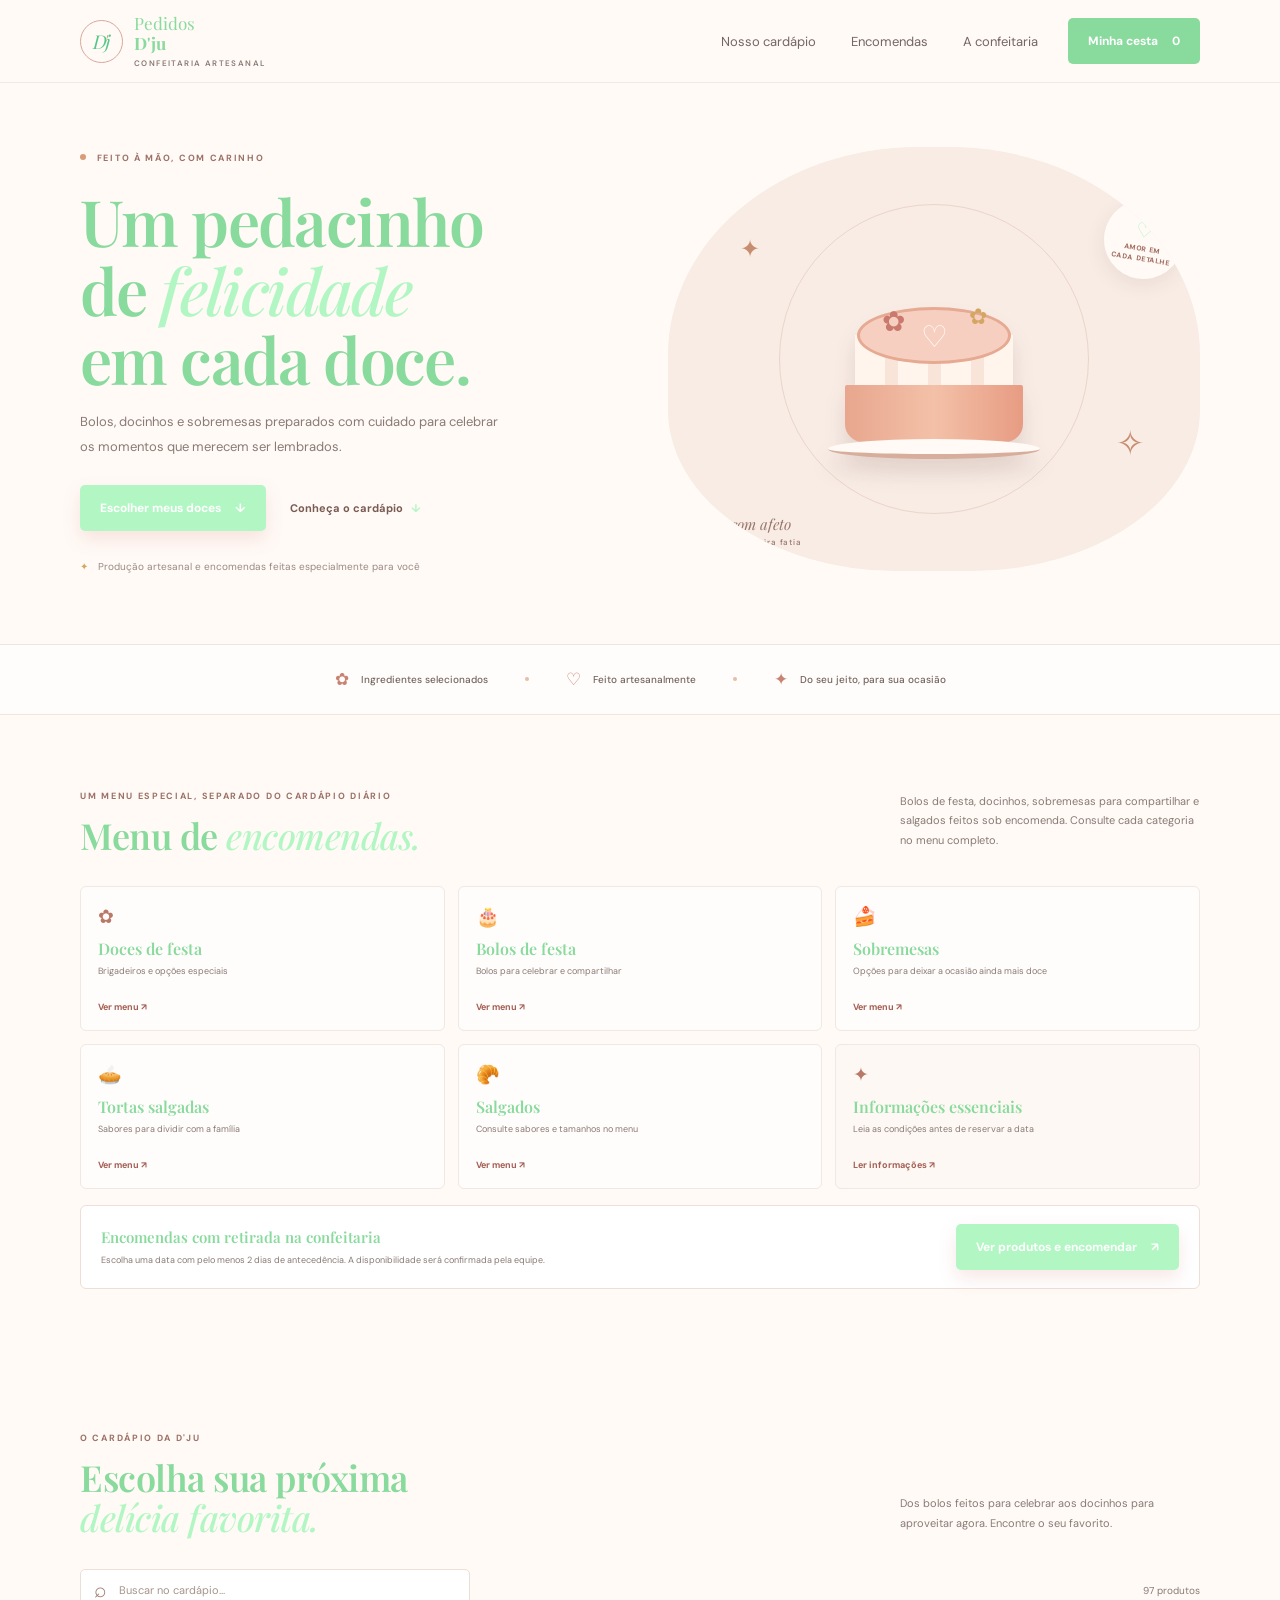
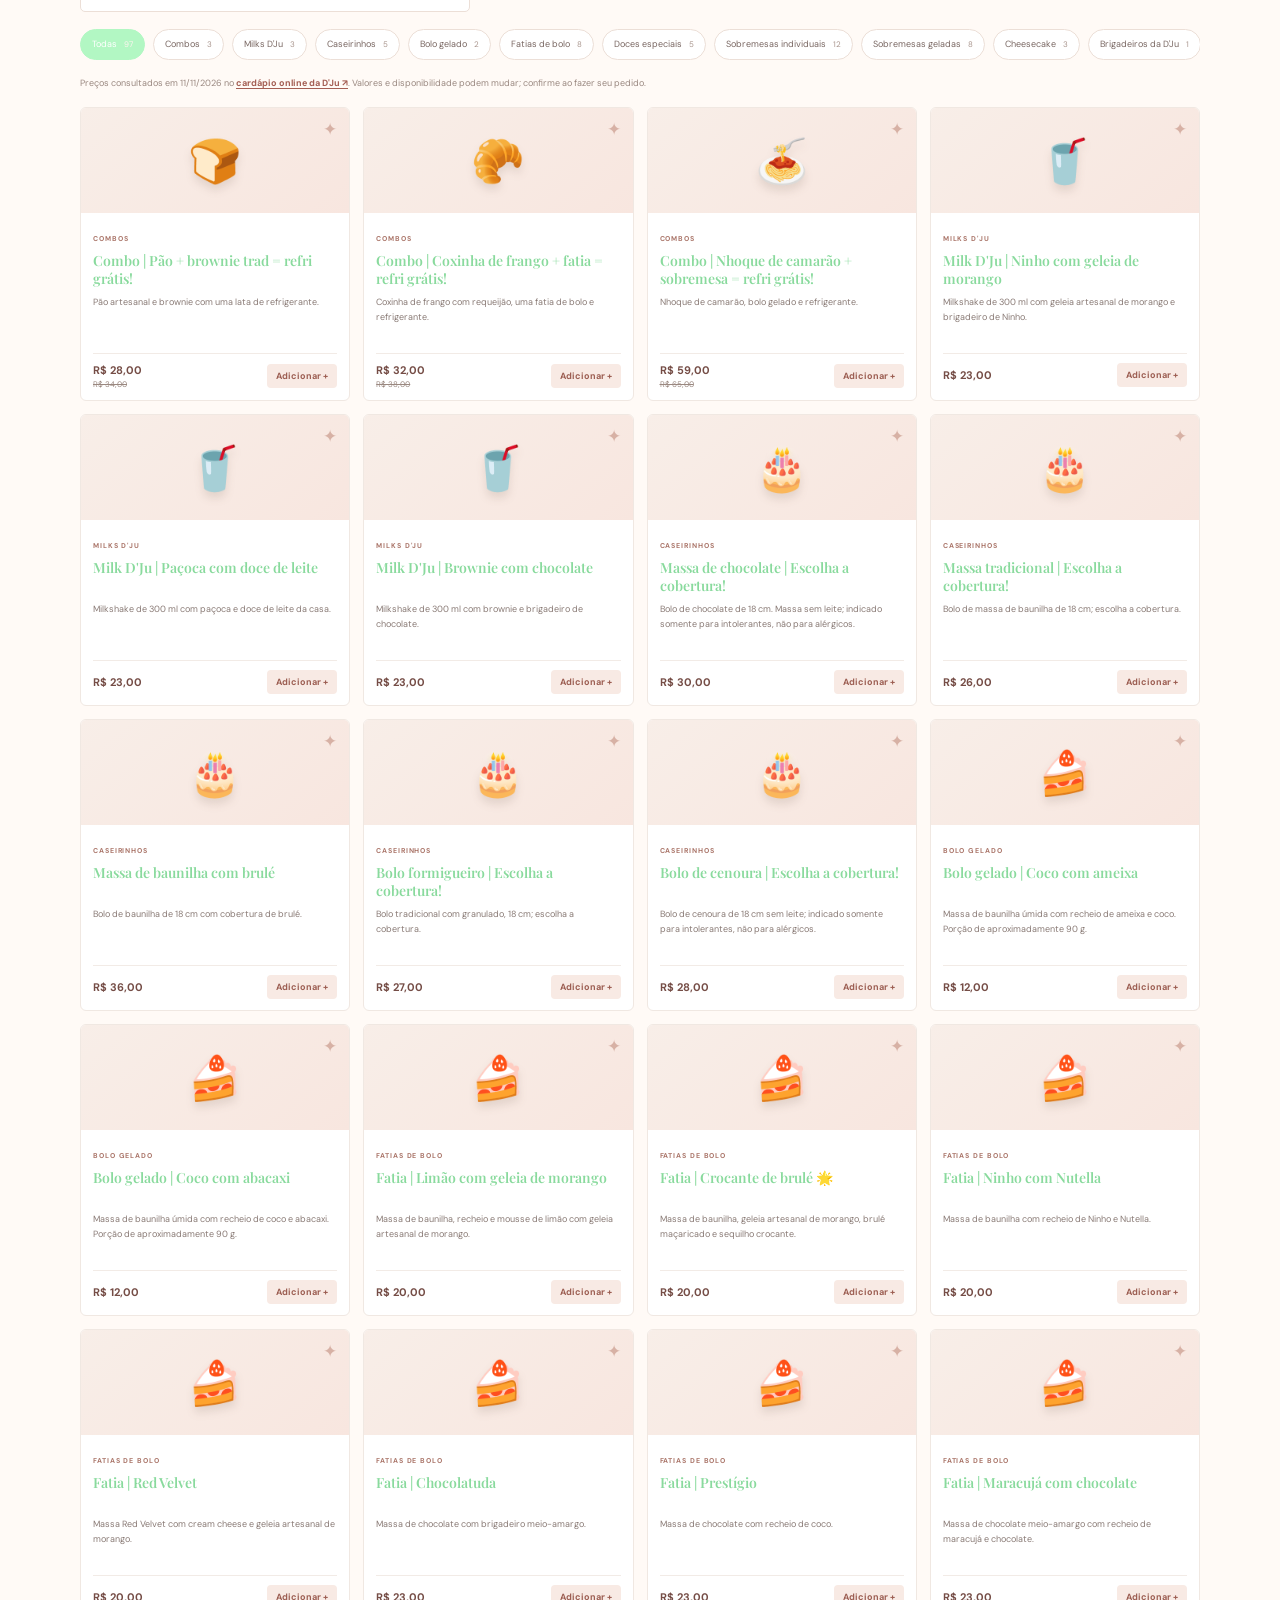
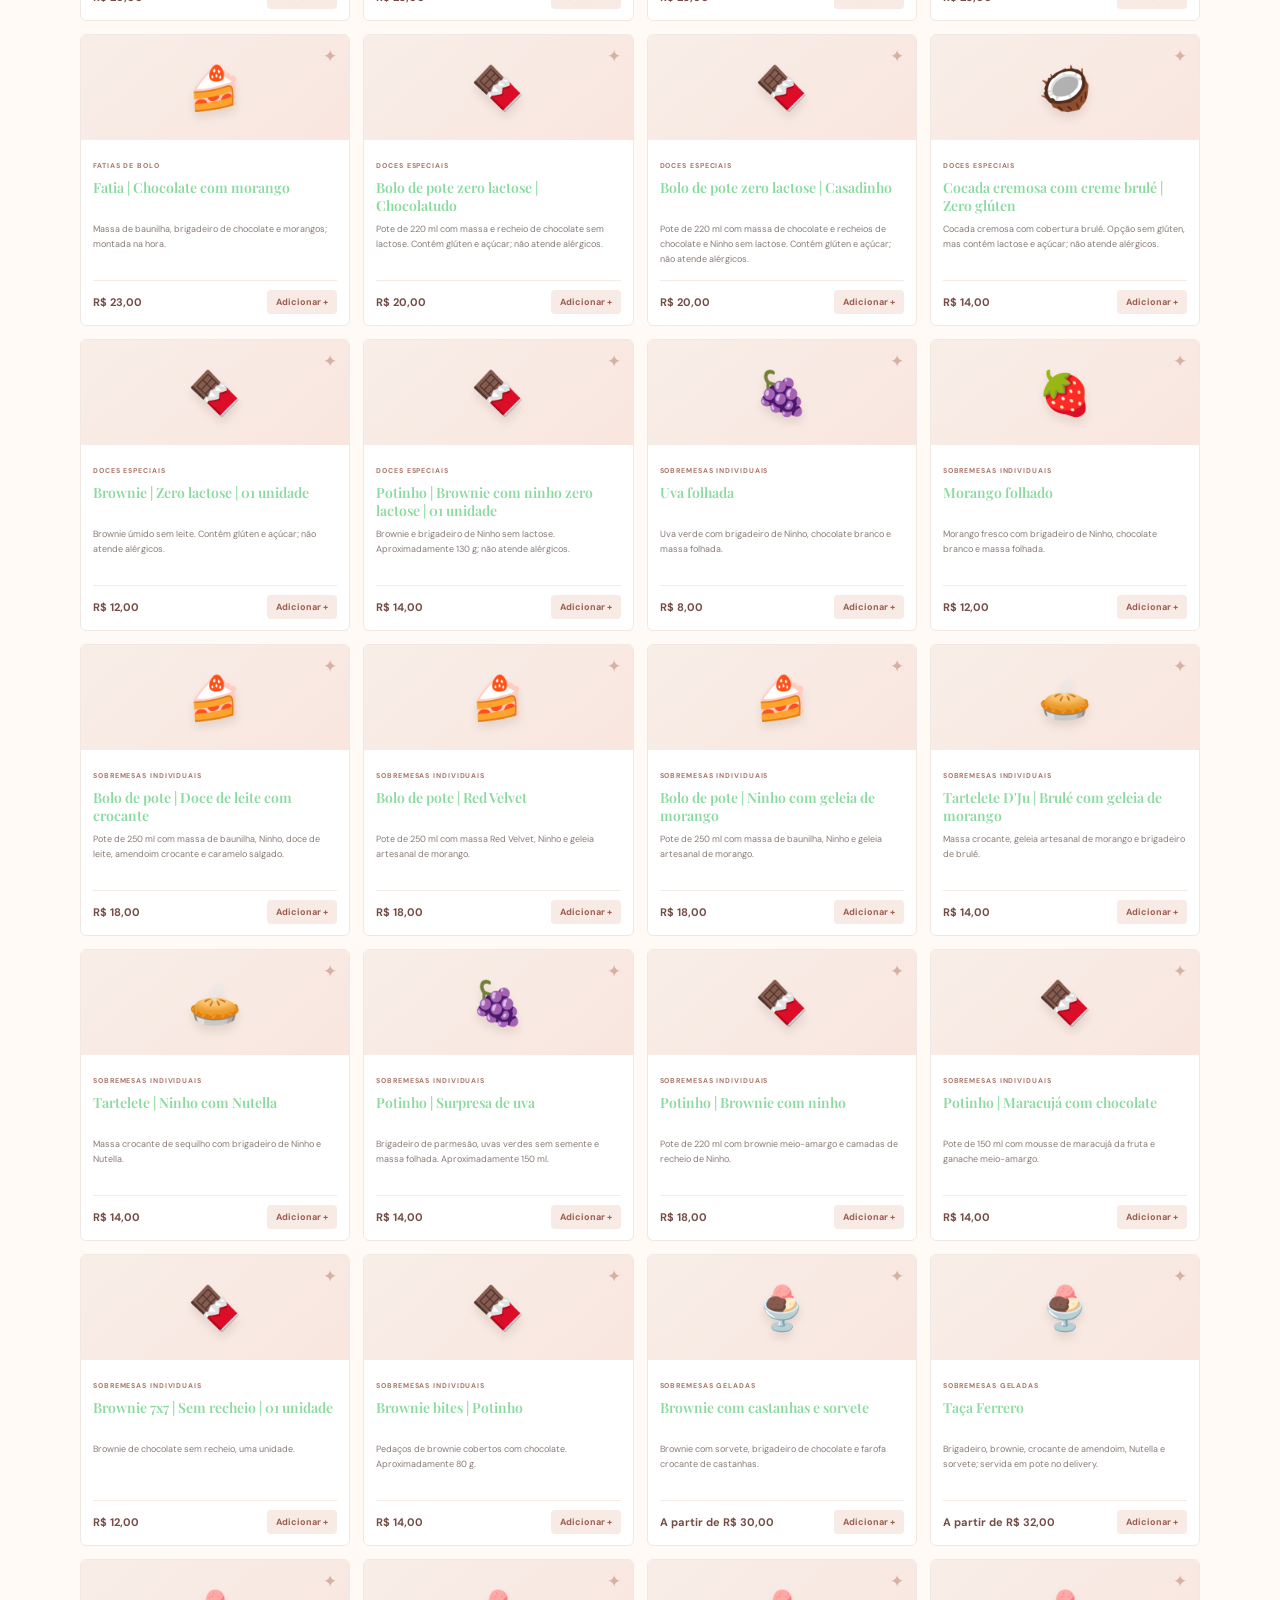
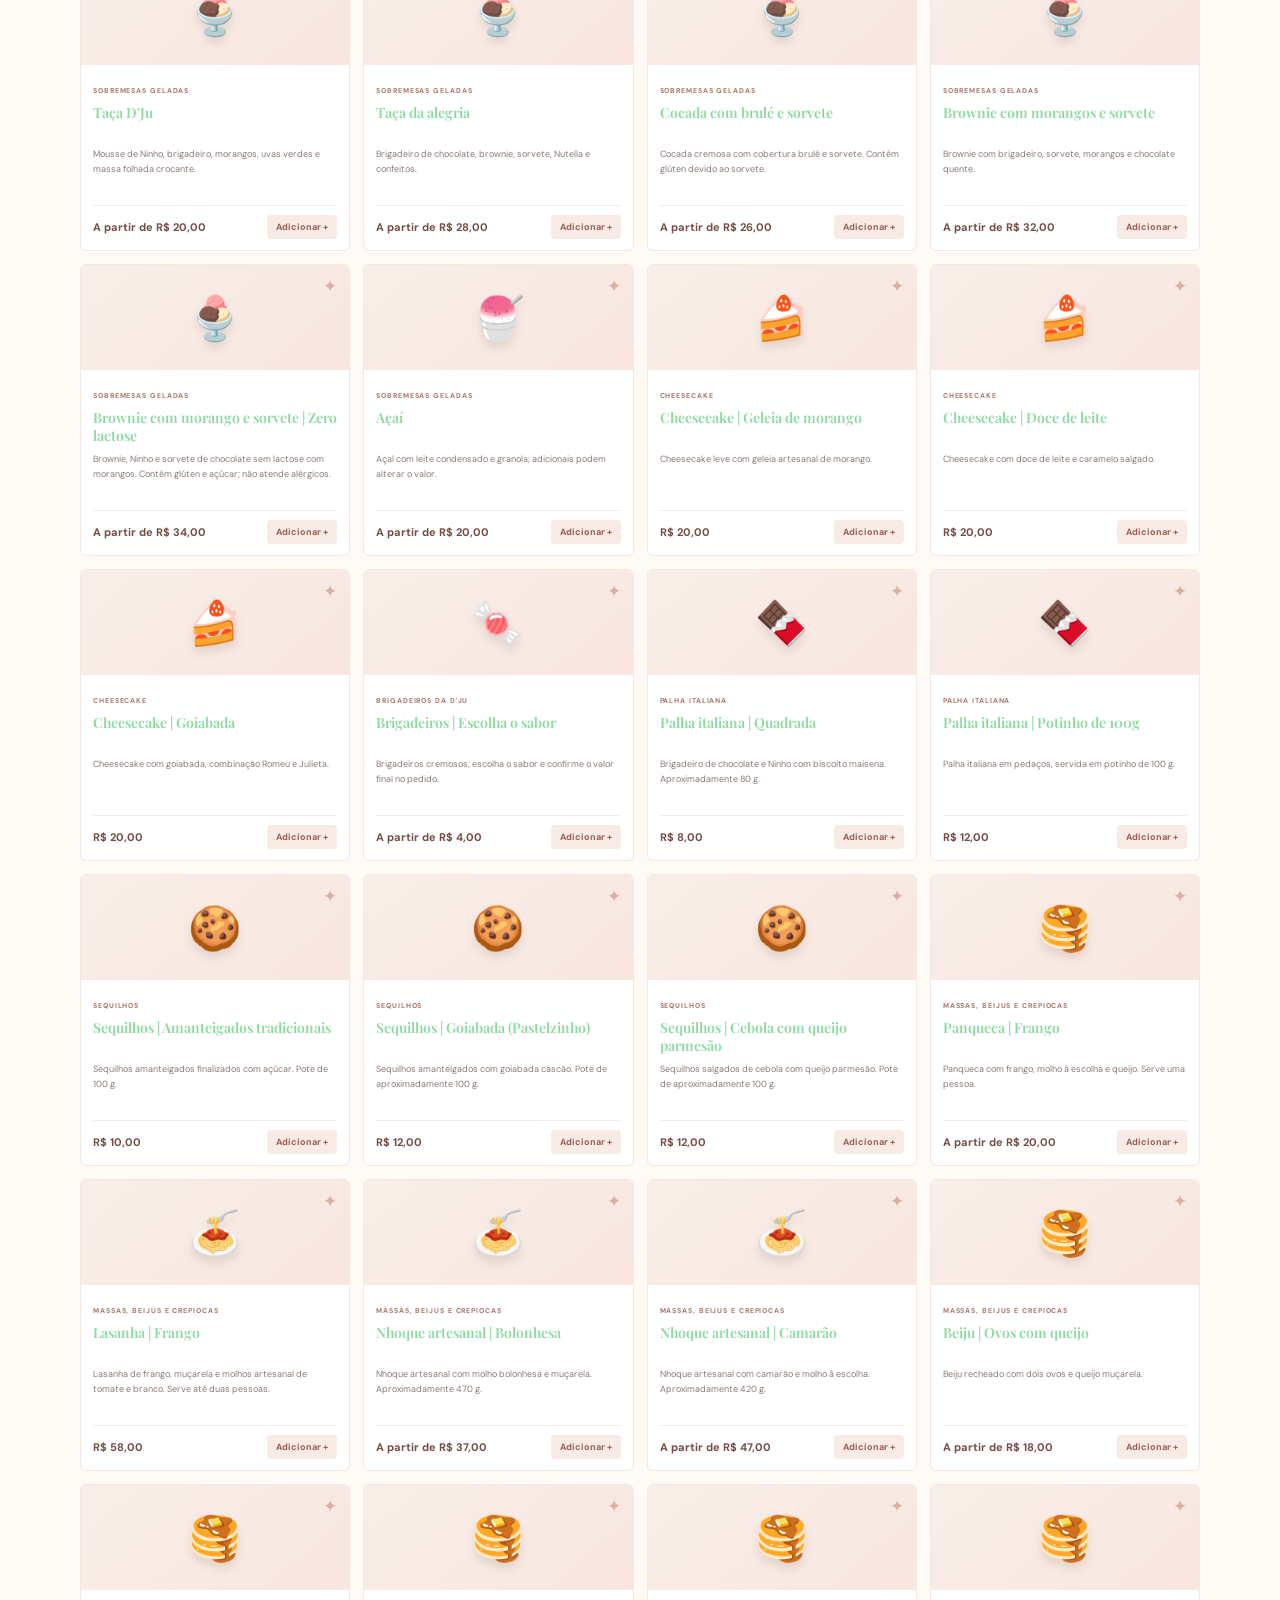
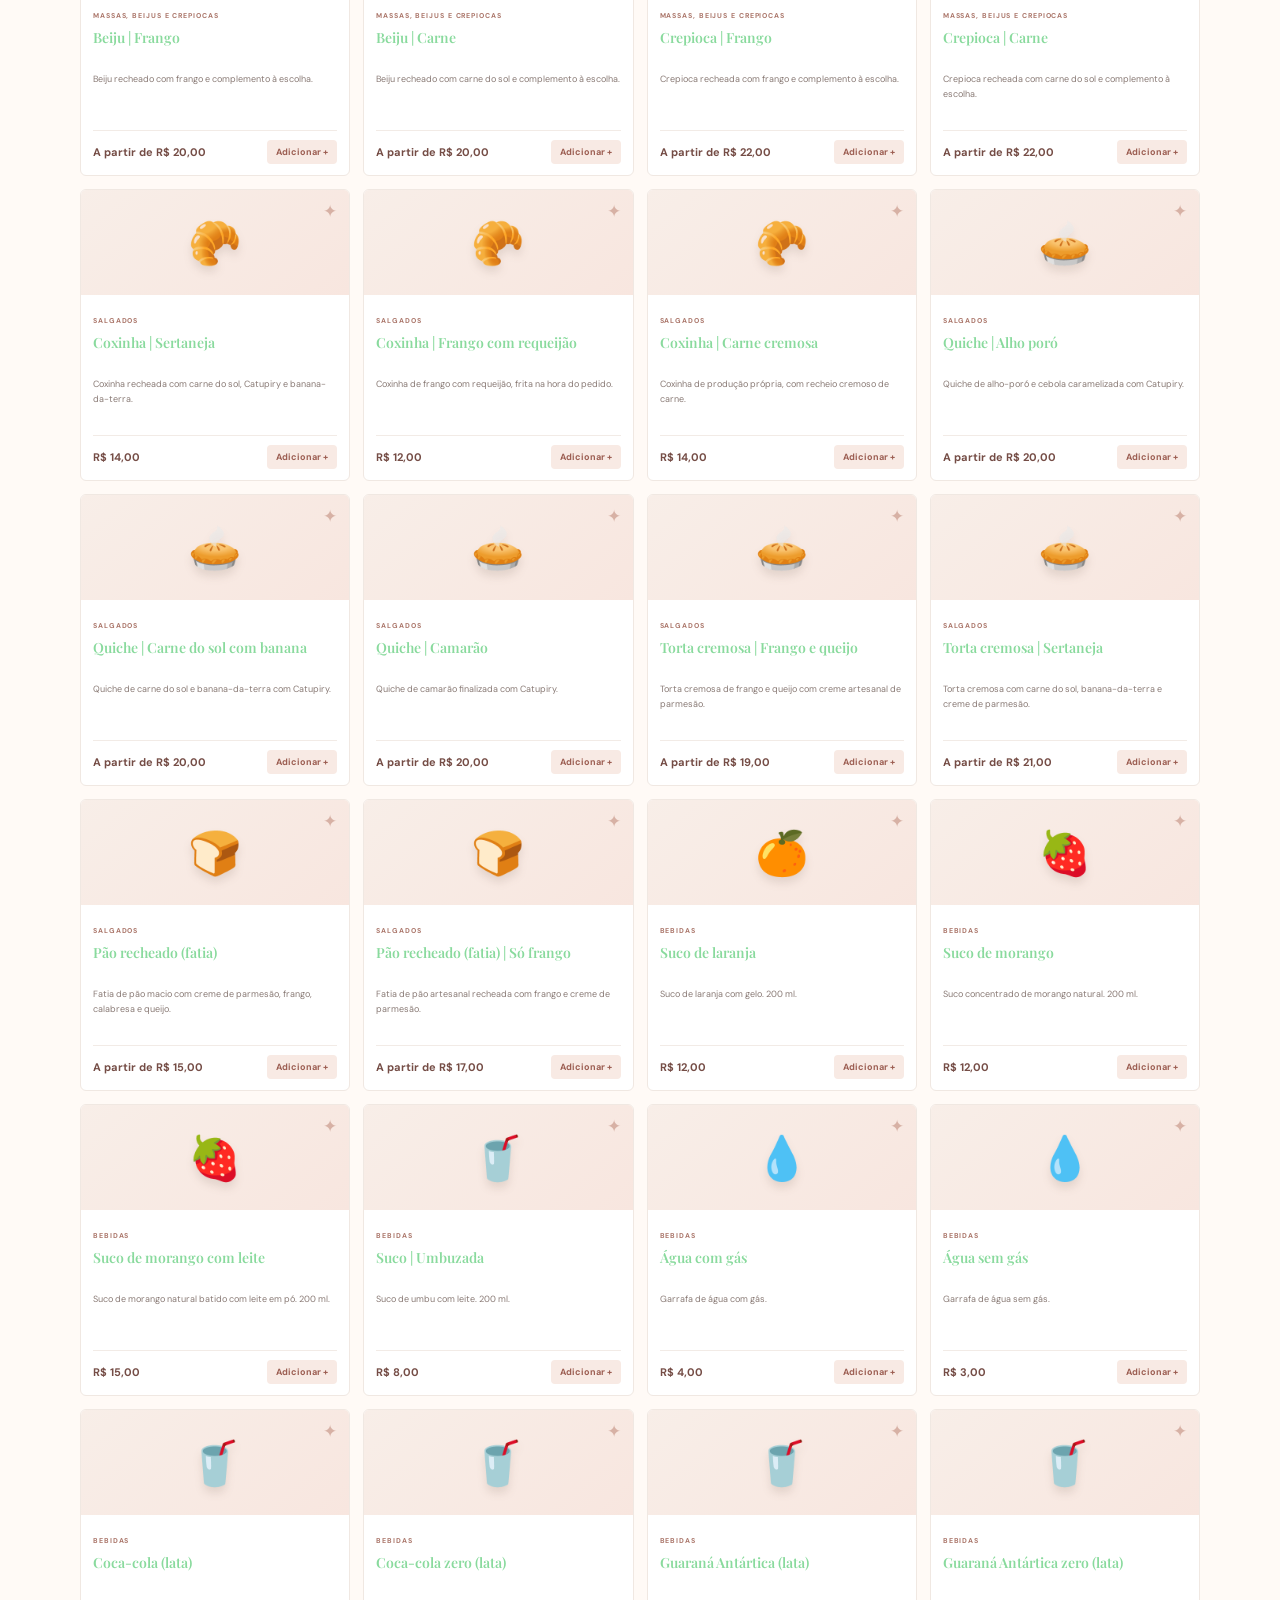
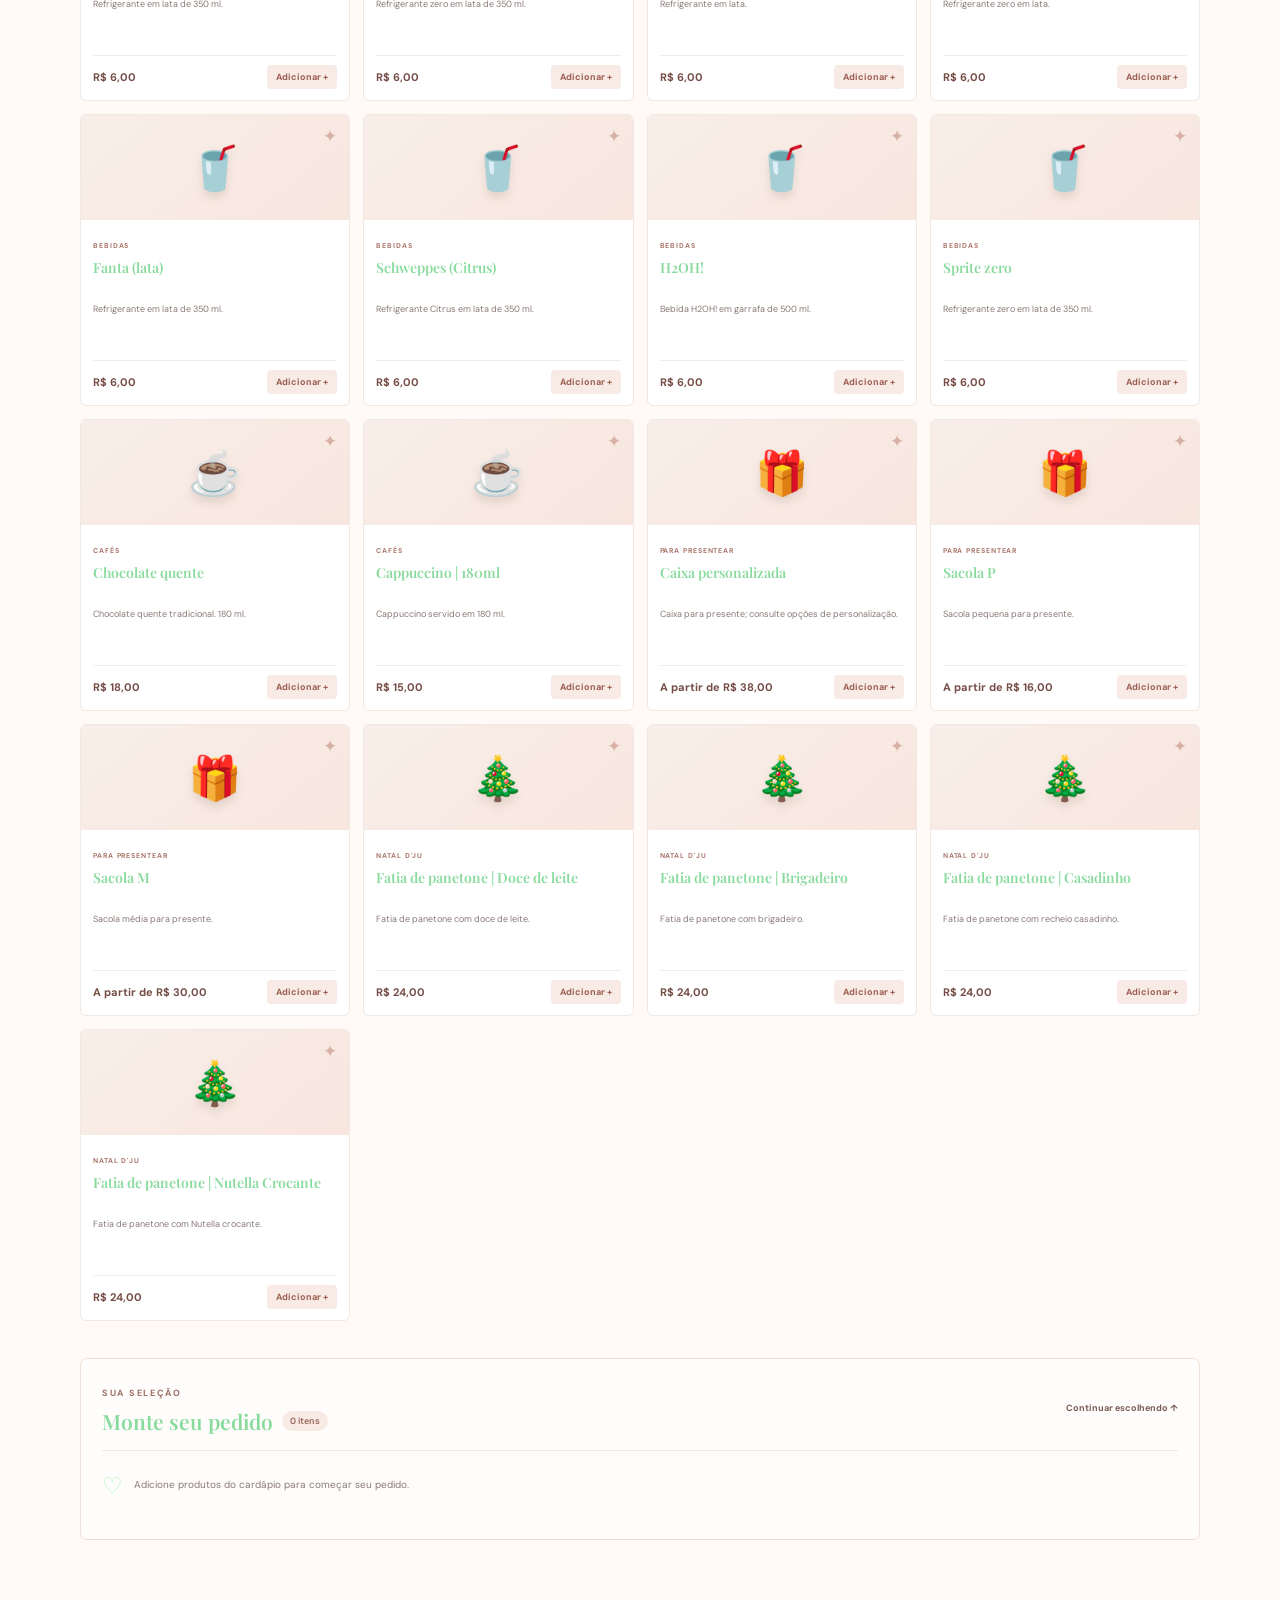
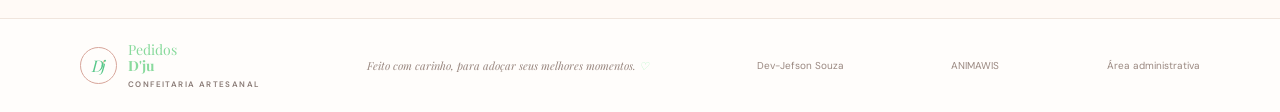
<file: index.html>
<!DOCTYPE html>
<html lang="pt-BR">
<head>
    <meta charset="UTF-8">
    <meta name="viewport" content="width=device-width, initial-scale=1.0">
    <meta name="theme-color" content="#fff9f4">
    <meta name="description" content="Doces feitos com carinho para deixar seus momentos ainda mais especiais.">
    <title>Pedidos D'ju — Confeitaria artesanal</title>
    <link rel="preconnect" href="https://fonts.googleapis.com">
    <link rel="preconnect" href="https://fonts.gstatic.com" crossorigin>
    <link href="https://fonts.googleapis.com/css2?family=DM+Sans:wght@400;500;600;700&family=Playfair+Display:wght@500;600;700&display=swap" rel="stylesheet">
    <link rel="stylesheet" href="css/style.css">
    <script src="js/config.js" defer></script>
    <script src="js/products.js" defer></script>
    <script src="js/script.js" defer></script>
</head>
<body class="storefront">
    <header class="site-header">
        <nav class="site-nav shell" aria-label="Navegação principal">
            <a class="brand" href="index.html" aria-label="Pedidos D'ju, início">
                <span class="brand-mark" aria-hidden="true">D<span>'</span>j</span>
                <span class="brand-name">Pedidos <strong>D'ju</strong><small>CONFEITARIA ARTESANAL</small></span>
            </a>
            <div class="nav-links">
                <a href="#cardapio">Nosso cardápio</a>
                <a href="#encomendas">Encomendas</a>
                <a href="#sobre">A confeitaria</a>
            </div>
            <a class="button button-dark nav-order" href="#meu-pedido">Minha cesta <span id="nav-cart-count">0</span></a>
        </nav>
    </header>

    <main>
        <section class="hero shell">
            <div class="hero-copy">
                <span class="eyebrow"><span class="eyebrow-dot"></span> FEITO À MÃO, COM CARINHO</span>
                <h1>Um pedacinho<br>de <em>felicidade</em><br>em cada doce.</h1>
                <p>Bolos, docinhos e sobremesas preparados com cuidado para celebrar os momentos que merecem ser lembrados.</p>
                <div class="hero-actions">
                    <a class="button button-primary" href="#cardapio">Escolher meus doces <span aria-hidden="true">↓</span></a>
                    <a class="text-link" href="#cardapio">Conheça o cardápio <span aria-hidden="true">↓</span></a>
                </div>
                <div class="hero-note"><span aria-hidden="true">✦</span> Produção artesanal e encomendas feitas especialmente para você</div>
            </div>
            <div class="hero-art" aria-label="Ilustração de um bolo decorado">
                <div class="hero-orbit"></div>
                <div class="hero-sparkle sparkle-one">✦</div>
                <div class="hero-sparkle sparkle-two">✧</div>
                <div class="cake-illustration">
                    <div class="cake-top"><span>♡</span></div>
                    <div class="cake-layer layer-top"></div>
                    <div class="cake-layer layer-bottom"></div>
                    <div class="cake-plate"></div>
                    <div class="cake-flower flower-one">✿</div>
                    <div class="cake-flower flower-two">✿</div>
                </div>
                <div class="art-caption"><span>feito com afeto</span><strong>desde a primeira fatia</strong></div>
                <div class="hero-sticker"><span>♡</span><small>AMOR EM<br>CADA DETALHE</small></div>
            </div>
        </section>

        <section class="promise-strip" id="sobre">
            <div class="shell promise-inner">
                <span>✿</span><p>Ingredientes selecionados</p><i></i>
                <span>♡</span><p>Feito artesanalmente</p><i></i>
                <span>✦</span><p>Do seu jeito, para sua ocasião</p>
            </div>
        </section>

        <section class="encomendas-menu-section shell" id="encomendas" aria-labelledby="encomendas-heading">
            <div class="section-heading">
                <div>
                    <span class="eyebrow">UM MENU ESPECIAL, SEPARADO DO CARDÁPIO DIÁRIO</span>
                    <h2 id="encomendas-heading">Menu de <em>encomendas.</em></h2>
                </div>
                <p>Bolos de festa, docinhos, sobremesas para compartilhar e salgados feitos sob encomenda. Consulte cada categoria no menu completo.</p>
            </div>
            <div class="encomendas-category-grid">
                <a class="encomendas-category-card" href="https://lojacoite.my.canva.site/doces-de-festa" target="_blank" rel="noopener noreferrer">
                    <span aria-hidden="true">✿</span><strong>Doces de festa</strong><small>Brigadeiros e opções especiais</small><span class="category-card-link">Ver menu ↗</span>
                </a>
                <a class="encomendas-category-card" href="https://lojacoite.my.canva.site/bolodefesta" target="_blank" rel="noopener noreferrer">
                    <span aria-hidden="true">🎂</span><strong>Bolos de festa</strong><small>Bolos para celebrar e compartilhar</small><span class="category-card-link">Ver menu ↗</span>
                </a>
                <a class="encomendas-category-card" href="https://lojacoite.my.canva.site/sobremesasdju" target="_blank" rel="noopener noreferrer">
                    <span aria-hidden="true">🍰</span><strong>Sobremesas</strong><small>Opções para deixar a ocasião ainda mais doce</small><span class="category-card-link">Ver menu ↗</span>
                </a>
                <a class="encomendas-category-card" href="https://lojacoite.my.canva.site/tortas-salgadas" target="_blank" rel="noopener noreferrer">
                    <span aria-hidden="true">🥧</span><strong>Tortas salgadas</strong><small>Sabores para dividir com a família</small><span class="category-card-link">Ver menu ↗</span>
                </a>
                <a class="encomendas-category-card" href="https://lojacoite.my.canva.site/salgadosdjuconfeitaria" target="_blank" rel="noopener noreferrer">
                    <span aria-hidden="true">🥐</span><strong>Salgados</strong><small>Consulte sabores e tamanhos no menu</small><span class="category-card-link">Ver menu ↗</span>
                </a>
                <a class="encomendas-category-card encomendas-info-card" href="https://lojacoite.my.canva.site/informacoes-essenciais" target="_blank" rel="noopener noreferrer">
                    <span aria-hidden="true">✦</span><strong>Informações essenciais</strong><small>Leia as condições antes de reservar a data</small><span class="category-card-link">Ler informações ↗</span>
                </a>
            </div>
            <div class="encomendas-menu-notice">
                <div><strong>Encomendas com retirada na confeitaria</strong><p>Escolha uma data com pelo menos 2 dias de antecedência. A disponibilidade será confirmada pela equipe.</p></div>
                <a class="button button-primary" href="encomendas.html">Ver produtos e encomendar <span aria-hidden="true">↗</span></a>
            </div>
        </section>

        <section class="menu-section shell" id="cardapio">
            <div class="section-heading">
                <div>
                    <span class="eyebrow">O CARDÁPIO DA D'JU</span>
                    <h2>Escolha sua próxima<br><em>delícia favorita.</em></h2>
                </div>
                <p>Dos bolos feitos para celebrar aos docinhos para aproveitar agora. Encontre o seu favorito.</p>
            </div>
            <div class="catalog-toolbar">
                <label class="catalog-search"><span aria-hidden="true">⌕</span><input id="product-search" type="search" placeholder="Buscar no cardápio..." aria-label="Buscar produtos no cardápio"></label>
                <span class="catalog-count" id="product-count" aria-live="polite"></span>
            </div>
            <div class="catalog-categories" id="product-categories" aria-label="Filtrar produtos por categoria"></div>
            <p class="catalog-note">Preços consultados em 11/11/2026 no <a href="https://delivery.yooga.app/dju-confeitaria/tabs/home" target="_blank" rel="noopener noreferrer">cardápio online da D'Ju ↗</a>. Valores e disponibilidade podem mudar; confirme ao fazer seu pedido.</p>
            <div class="products-grid" id="products-grid" aria-live="polite"></div>
            <div class="empty-state catalog-empty" id="catalog-empty" hidden><span>♡</span><strong>Nenhum produto encontrado</strong><p>Tente outro nome ou escolha uma categoria diferente.</p></div>
            <section class="cart-panel" id="meu-pedido" aria-labelledby="cart-heading">
                <div class="cart-heading">
                    <div><span class="eyebrow">SUA SELEÇÃO</span><h3 id="cart-heading">Monte seu pedido <span id="cart-count">0 itens</span></h3></div>
                    <a class="text-link" href="#cardapio">Continuar escolhendo ↑</a>
                </div>
                <div class="cart-items" id="cart-items"></div>
                <div class="cart-empty" id="cart-empty"><span aria-hidden="true">♡</span><p>Adicione produtos do cardápio para começar seu pedido.</p></div>
                <div class="cart-checkout" id="cart-checkout" hidden>
                    <fieldset class="fulfillment-options">
                        <legend>Como prefere receber?</legend>
                        <label><input type="radio" name="fulfillment" value="Retirada na loja"> <span>Retirada na loja</span></label>
                        <label><input type="radio" name="fulfillment" value="Consultar entrega"> <span>Consultar entrega</span></label>
                    </fieldset>
                    <div class="cart-total"><span>Subtotal estimado</span><strong id="cart-subtotal">R$ 0,00</strong></div>
                    <p class="cart-disclaimer">Seus produtos, quantidades e forma de recebimento serão preenchidos automaticamente no Google Forms.</p>
                    <button class="button button-primary" id="continue-order" type="button">Continuar para os dados do pedido <span aria-hidden="true">↗</span></button>
                </div>
            </section>
        </section>

    </main>

    <footer class="site-footer">
        <div class="shell footer-inner">
            <a class="brand footer-brand" href="index.html"><span class="brand-mark" aria-hidden="true">D<span>'</span>j</span><span class="brand-name">Pedidos <strong>D'ju</strong><small>CONFEITARIA ARTESANAL</small></span></a>
            <p>Feito com carinho, para adoçar seus melhores momentos. <span aria-hidden="true">♡</span></p>
            <a class="footer-admin" href="https://jefson-souza.netlify.app/">Dev-Jefson Souza</a><a class="footer-admin" href="https://animawis-loja.netlify.app/">ANIMAWIS</a>
            <a class="footer-admin" href="admin.html">Área administrativa</a>
        </div>
    </footer>
    <div class="toast" id="site-toast" role="status" aria-live="polite"></div>
</body>
</html>
</file>
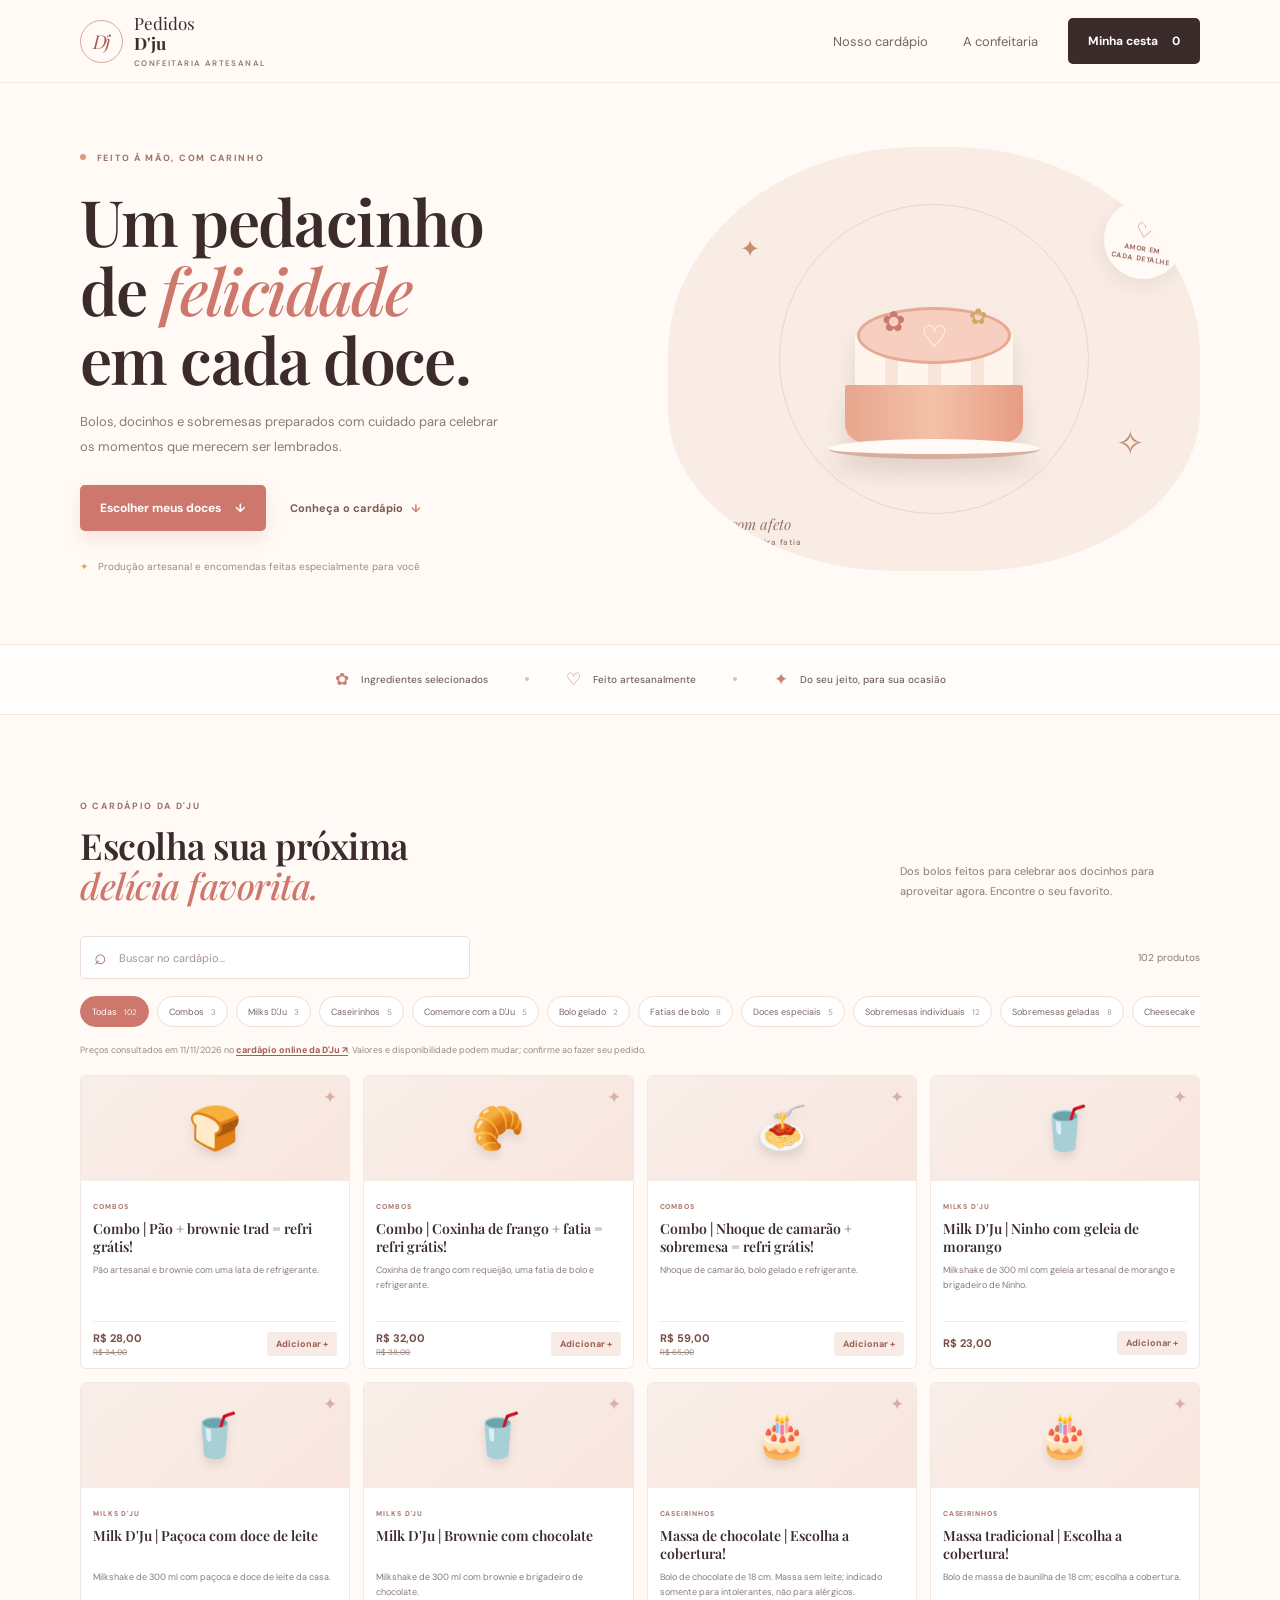
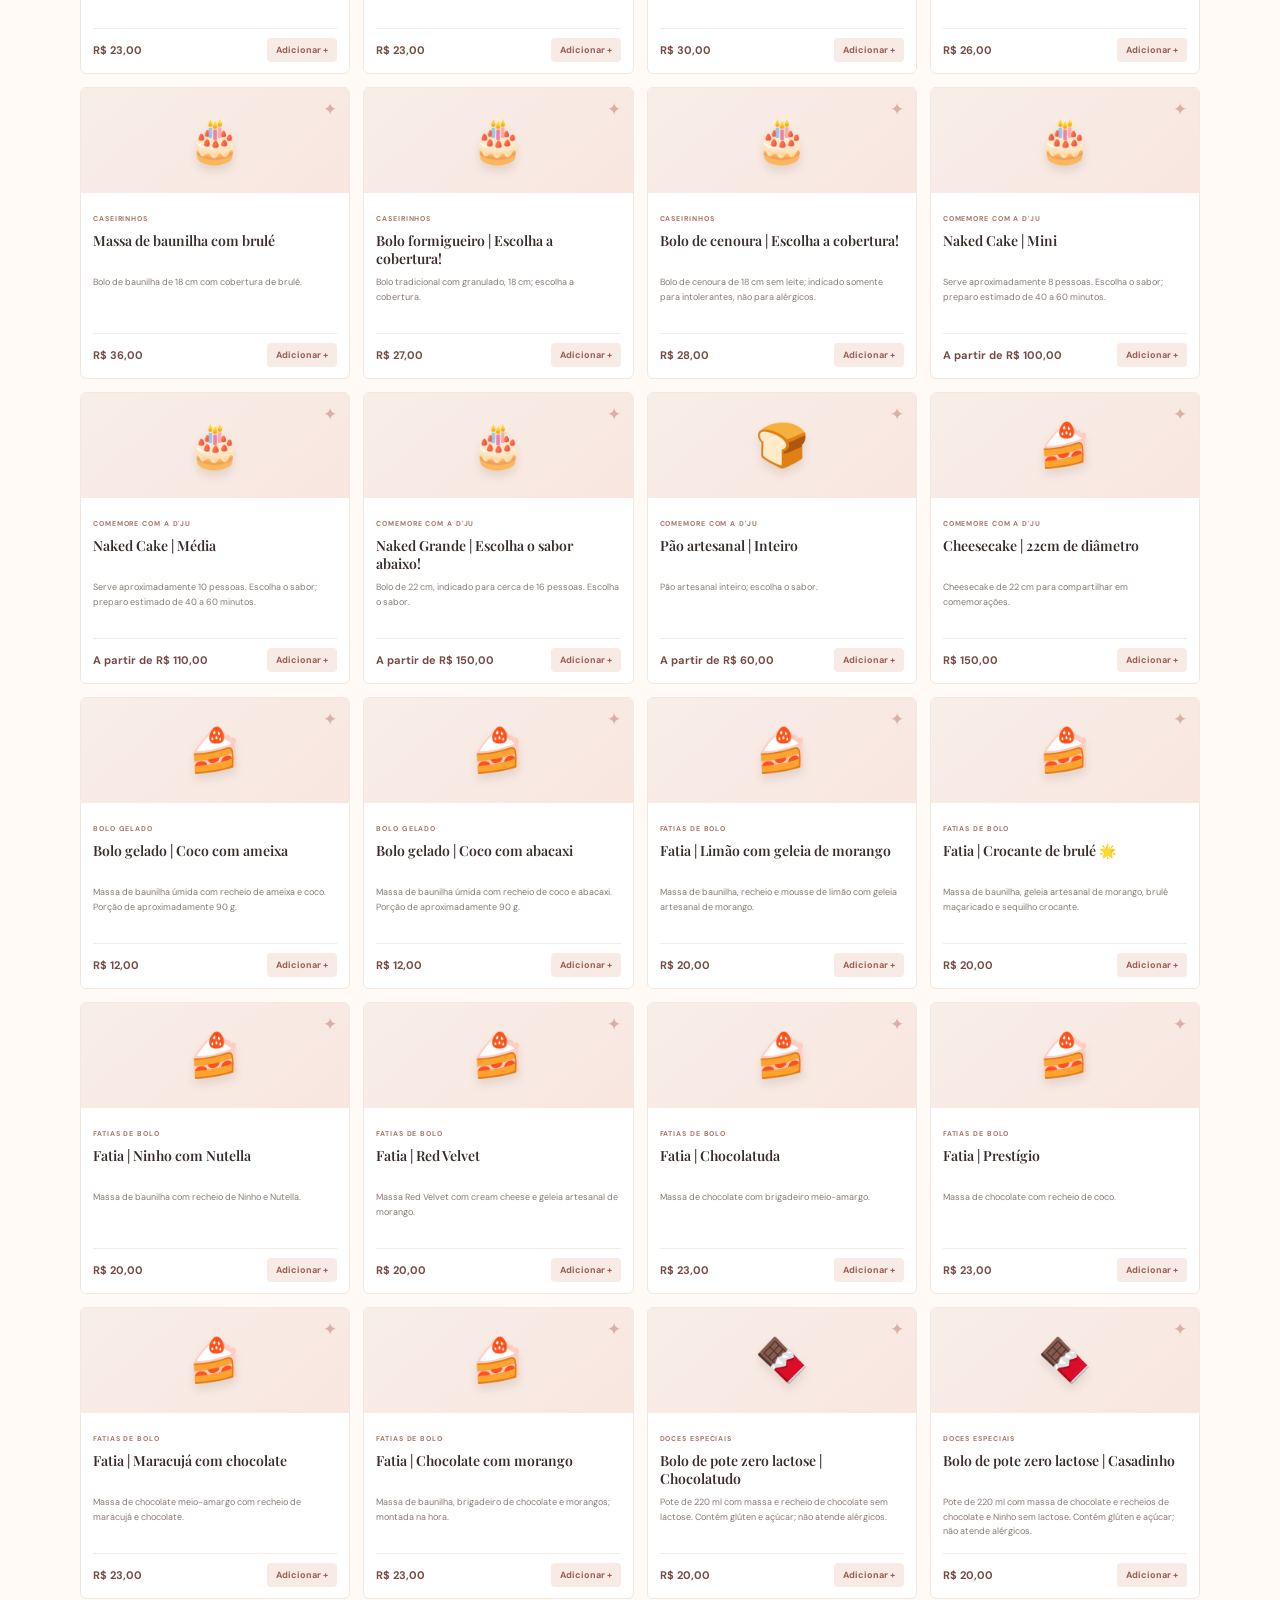
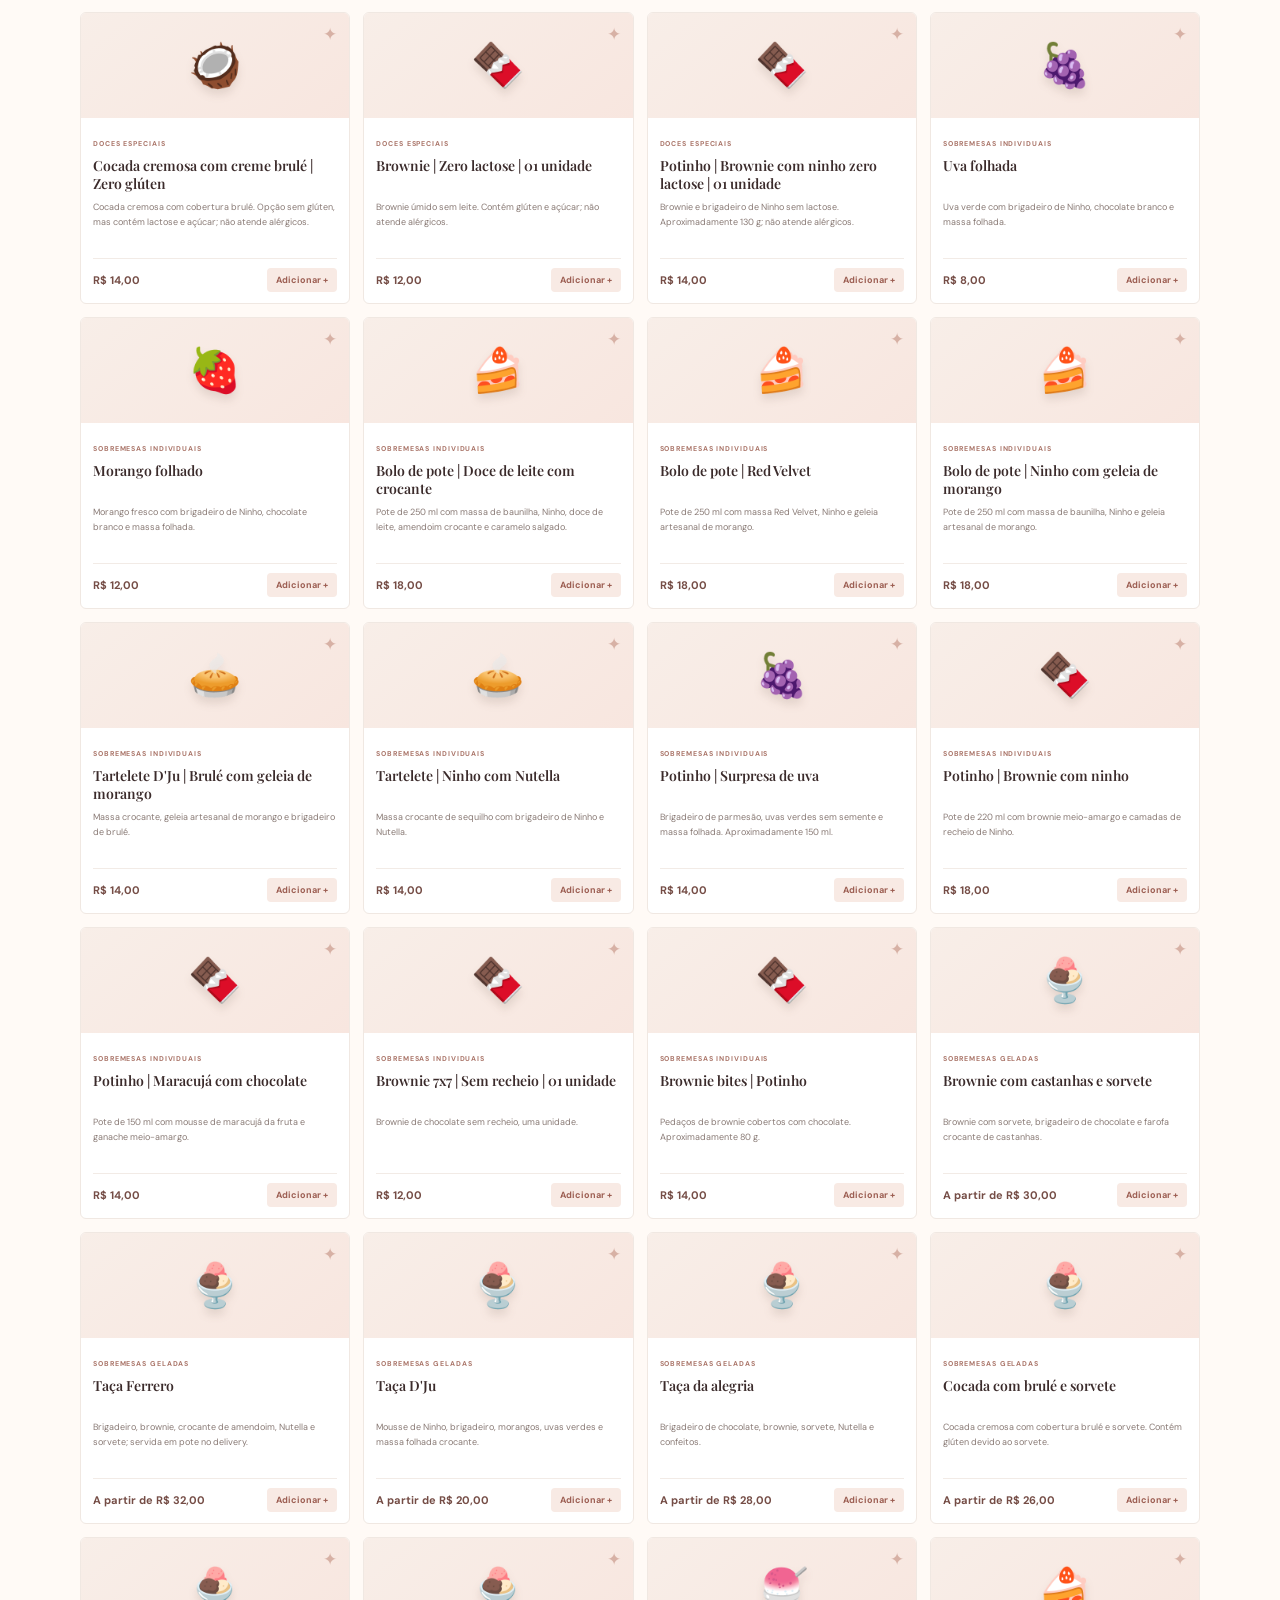
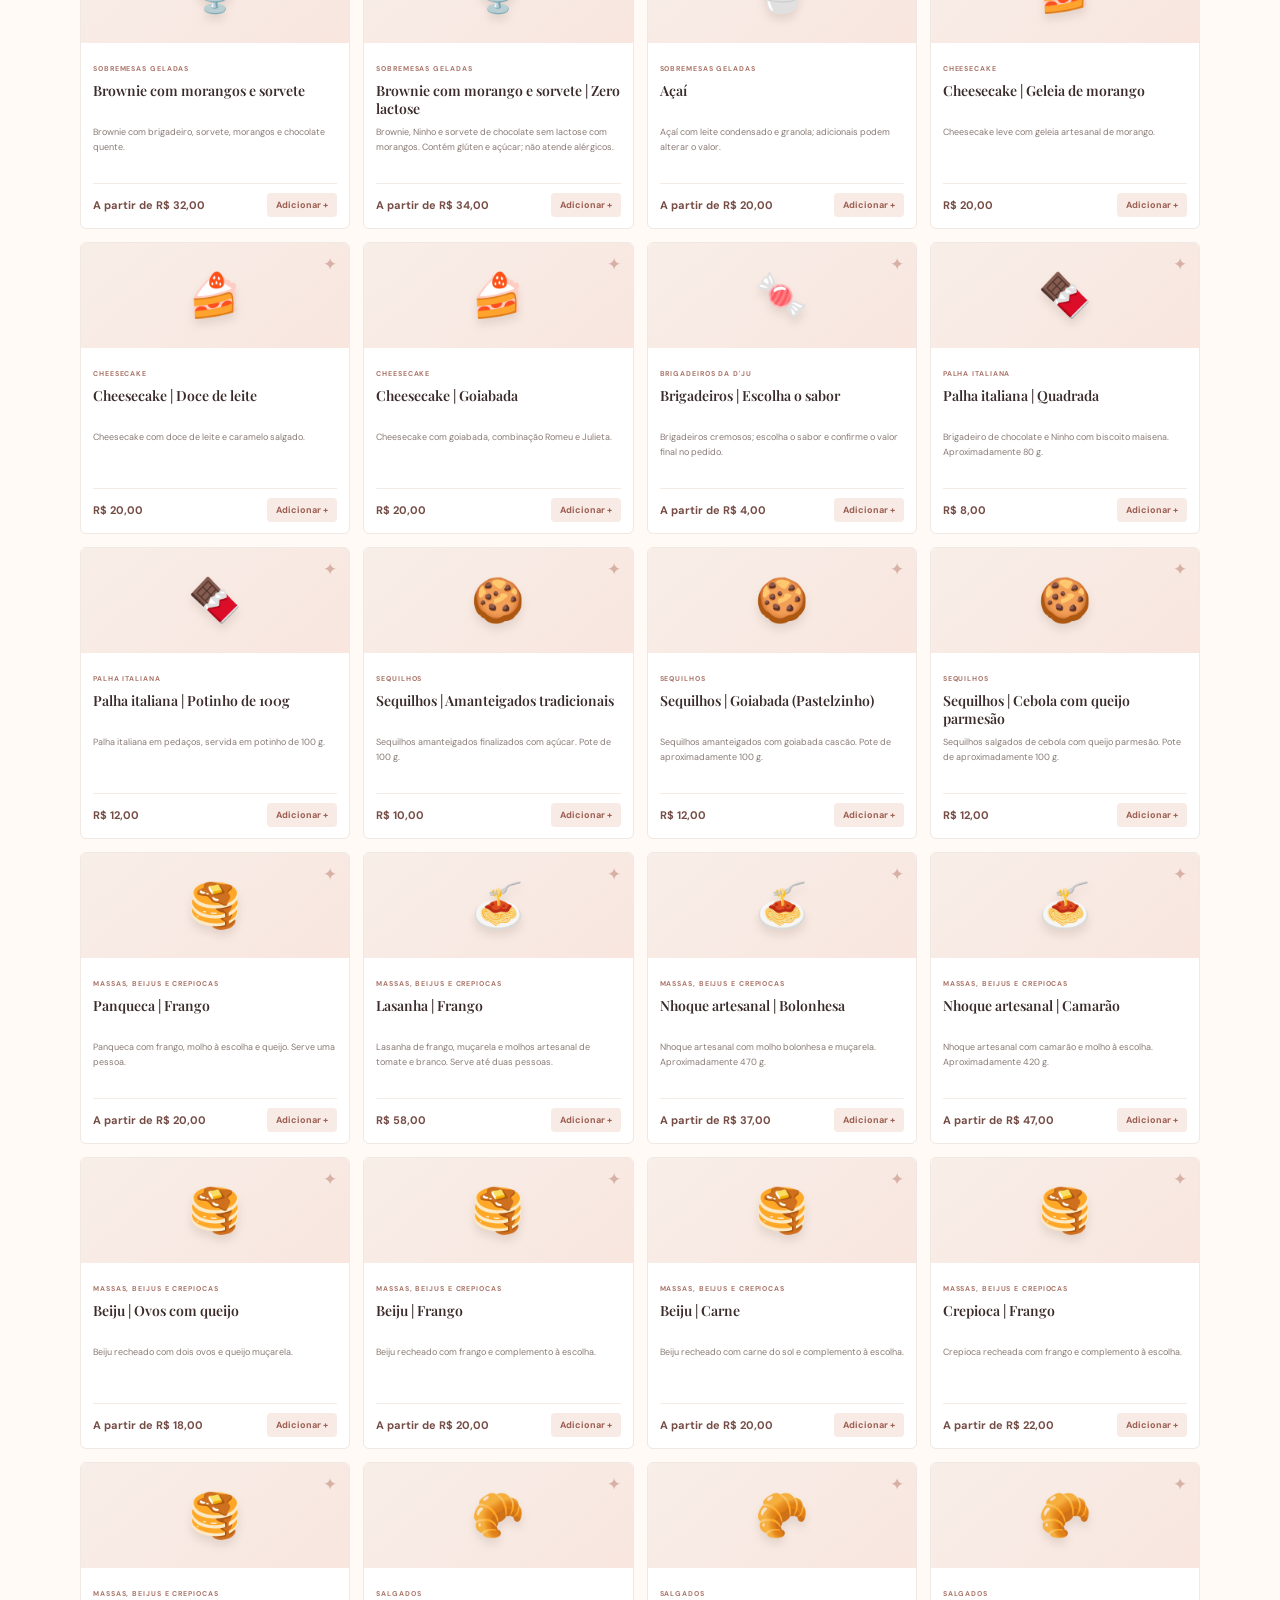
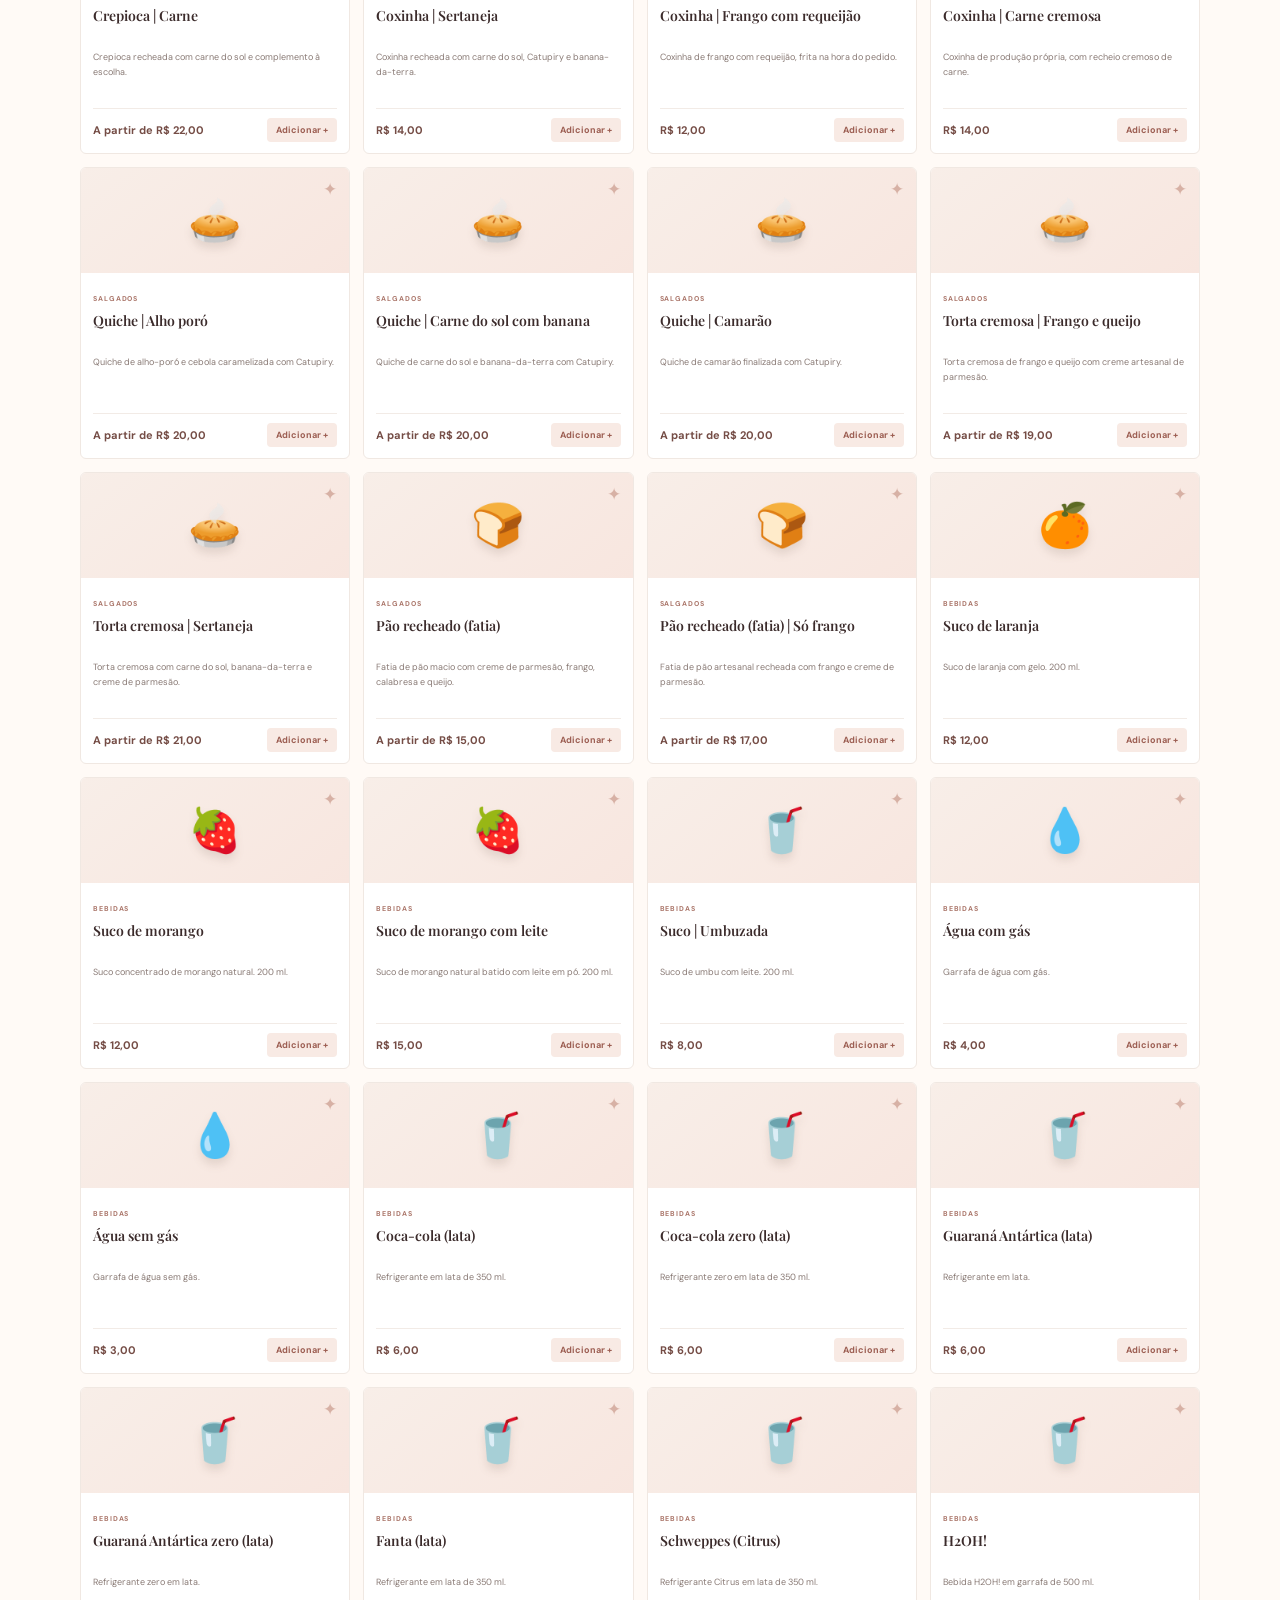
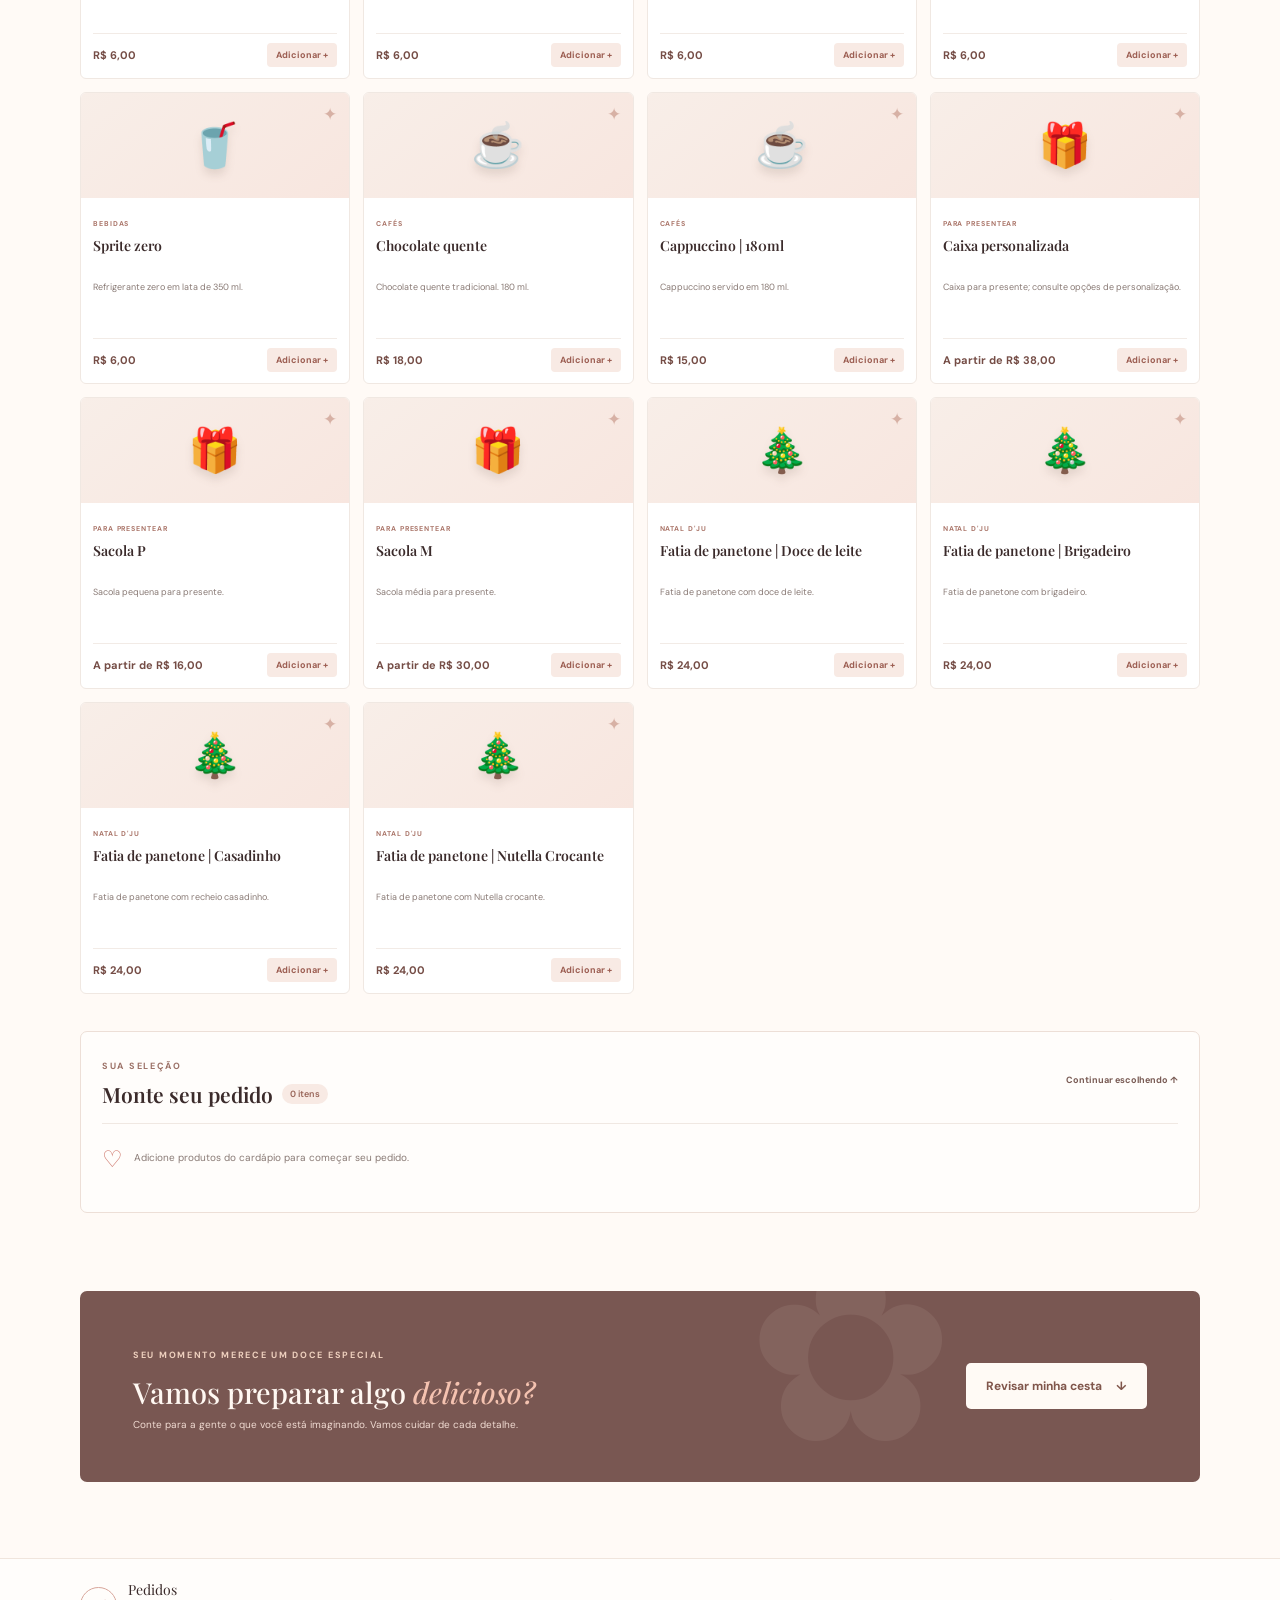
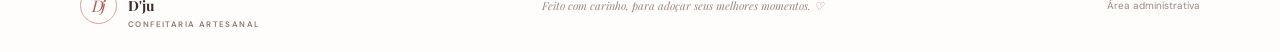
<file: D'ju/index.html>
<!DOCTYPE html>
<html lang="pt-BR">
<head>
    <meta charset="UTF-8">
    <meta name="viewport" content="width=device-width, initial-scale=1.0">
    <meta name="theme-color" content="#fff9f4">
    <meta name="description" content="Doces feitos com carinho para deixar seus momentos ainda mais especiais.">
    <title>Pedidos D'ju — Confeitaria artesanal</title>
    <link rel="preconnect" href="https://fonts.googleapis.com">
    <link rel="preconnect" href="https://fonts.gstatic.com" crossorigin>
    <link href="https://fonts.googleapis.com/css2?family=DM+Sans:wght@400;500;600;700&family=Playfair+Display:wght@500;600;700&display=swap" rel="stylesheet">
    <link rel="stylesheet" href="css/style.css">
    <script src="js/config.js" defer></script>
    <script src="js/products.js" defer></script>
    <script src="js/script.js" defer></script>
</head>
<body class="storefront">
    <header class="site-header">
        <nav class="site-nav shell" aria-label="Navegação principal">
            <a class="brand" href="index.html" aria-label="Pedidos D'ju, início">
                <span class="brand-mark" aria-hidden="true">D<span>'</span>j</span>
                <span class="brand-name">Pedidos <strong>D'ju</strong><small>CONFEITARIA ARTESANAL</small></span>
            </a>
            <div class="nav-links">
                <a href="#cardapio">Nosso cardápio</a>
                <a href="#sobre">A confeitaria</a>
            </div>
            <a class="button button-dark nav-order" href="#meu-pedido">Minha cesta <span id="nav-cart-count">0</span></a>
        </nav>
    </header>

    <main>
        <section class="hero shell">
            <div class="hero-copy">
                <span class="eyebrow"><span class="eyebrow-dot"></span> FEITO À MÃO, COM CARINHO</span>
                <h1>Um pedacinho<br>de <em>felicidade</em><br>em cada doce.</h1>
                <p>Bolos, docinhos e sobremesas preparados com cuidado para celebrar os momentos que merecem ser lembrados.</p>
                <div class="hero-actions">
                    <a class="button button-primary" href="#cardapio">Escolher meus doces <span aria-hidden="true">↓</span></a>
                    <a class="text-link" href="#cardapio">Conheça o cardápio <span aria-hidden="true">↓</span></a>
                </div>
                <div class="hero-note"><span aria-hidden="true">✦</span> Produção artesanal e encomendas feitas especialmente para você</div>
            </div>
            <div class="hero-art" aria-label="Ilustração de um bolo decorado">
                <div class="hero-orbit"></div>
                <div class="hero-sparkle sparkle-one">✦</div>
                <div class="hero-sparkle sparkle-two">✧</div>
                <div class="cake-illustration">
                    <div class="cake-top"><span>♡</span></div>
                    <div class="cake-layer layer-top"></div>
                    <div class="cake-layer layer-bottom"></div>
                    <div class="cake-plate"></div>
                    <div class="cake-flower flower-one">✿</div>
                    <div class="cake-flower flower-two">✿</div>
                </div>
                <div class="art-caption"><span>feito com afeto</span><strong>desde a primeira fatia</strong></div>
                <div class="hero-sticker"><span>♡</span><small>AMOR EM<br>CADA DETALHE</small></div>
            </div>
        </section>

        <section class="promise-strip" id="sobre">
            <div class="shell promise-inner">
                <span>✿</span><p>Ingredientes selecionados</p><i></i>
                <span>♡</span><p>Feito artesanalmente</p><i></i>
                <span>✦</span><p>Do seu jeito, para sua ocasião</p>
            </div>
        </section>

        <section class="menu-section shell" id="cardapio">
            <div class="section-heading">
                <div>
                    <span class="eyebrow">O CARDÁPIO DA D'JU</span>
                    <h2>Escolha sua próxima<br><em>delícia favorita.</em></h2>
                </div>
                <p>Dos bolos feitos para celebrar aos docinhos para aproveitar agora. Encontre o seu favorito.</p>
            </div>
            <div class="catalog-toolbar">
                <label class="catalog-search"><span aria-hidden="true">⌕</span><input id="product-search" type="search" placeholder="Buscar no cardápio..." aria-label="Buscar produtos no cardápio"></label>
                <span class="catalog-count" id="product-count" aria-live="polite"></span>
            </div>
            <div class="catalog-categories" id="product-categories" aria-label="Filtrar produtos por categoria"></div>
            <p class="catalog-note">Preços consultados em 11/11/2026 no <a href="https://delivery.yooga.app/dju-confeitaria/tabs/home" target="_blank" rel="noopener noreferrer">cardápio online da D'Ju ↗</a>. Valores e disponibilidade podem mudar; confirme ao fazer seu pedido.</p>
            <div class="products-grid" id="products-grid" aria-live="polite"></div>
            <div class="empty-state catalog-empty" id="catalog-empty" hidden><span>♡</span><strong>Nenhum produto encontrado</strong><p>Tente outro nome ou escolha uma categoria diferente.</p></div>
            <section class="cart-panel" id="meu-pedido" aria-labelledby="cart-heading">
                <div class="cart-heading">
                    <div><span class="eyebrow">SUA SELEÇÃO</span><h3 id="cart-heading">Monte seu pedido <span id="cart-count">0 itens</span></h3></div>
                    <a class="text-link" href="#cardapio">Continuar escolhendo ↑</a>
                </div>
                <div class="cart-items" id="cart-items"></div>
                <div class="cart-empty" id="cart-empty"><span aria-hidden="true">♡</span><p>Adicione produtos do cardápio para começar seu pedido.</p></div>
                <div class="cart-checkout" id="cart-checkout" hidden>
                    <fieldset class="fulfillment-options">
                        <legend>Como prefere receber?</legend>
                        <label><input type="radio" name="fulfillment" value="Retirada na loja"> <span>Retirada na loja</span></label>
                        <label><input type="radio" name="fulfillment" value="Consultar entrega"> <span>Consultar entrega</span></label>
                    </fieldset>
                    <div class="cart-total"><span>Subtotal estimado</span><strong id="cart-subtotal">R$ 0,00</strong></div>
                    <p class="cart-disclaimer">Seus produtos, quantidades e forma de recebimento serão preenchidos automaticamente no Google Forms.</p>
                    <button class="button button-primary" id="continue-order" type="button">Continuar para os dados do pedido <span aria-hidden="true">↗</span></button>
                </div>
            </section>
        </section>

        <section class="order-banner shell" id="fazer-pedido">
            <div class="order-banner-flower" aria-hidden="true">✿</div>
            <div><span class="eyebrow">SEU MOMENTO MERECE UM DOCE ESPECIAL</span><h2>Vamos preparar algo <em>delicioso?</em></h2><p>Conte para a gente o que você está imaginando. Vamos cuidar de cada detalhe.</p></div>
            <div class="order-banner-actions">
                <a class="button button-light" href="#meu-pedido">Revisar minha cesta <span aria-hidden="true">↓</span></a>
            </div>
        </section>
    </main>

    <footer class="site-footer">
        <div class="shell footer-inner">
            <a class="brand footer-brand" href="index.html"><span class="brand-mark" aria-hidden="true">D<span>'</span>j</span><span class="brand-name">Pedidos <strong>D'ju</strong><small>CONFEITARIA ARTESANAL</small></span></a>
            <p>Feito com carinho, para adoçar seus melhores momentos. <span aria-hidden="true">♡</span></p>
            <a class="footer-admin" href="admin.html">Área administrativa</a>
        </div>
    </footer>
    <div class="toast" id="site-toast" role="status" aria-live="polite"></div>
</body>
</html>
</file>
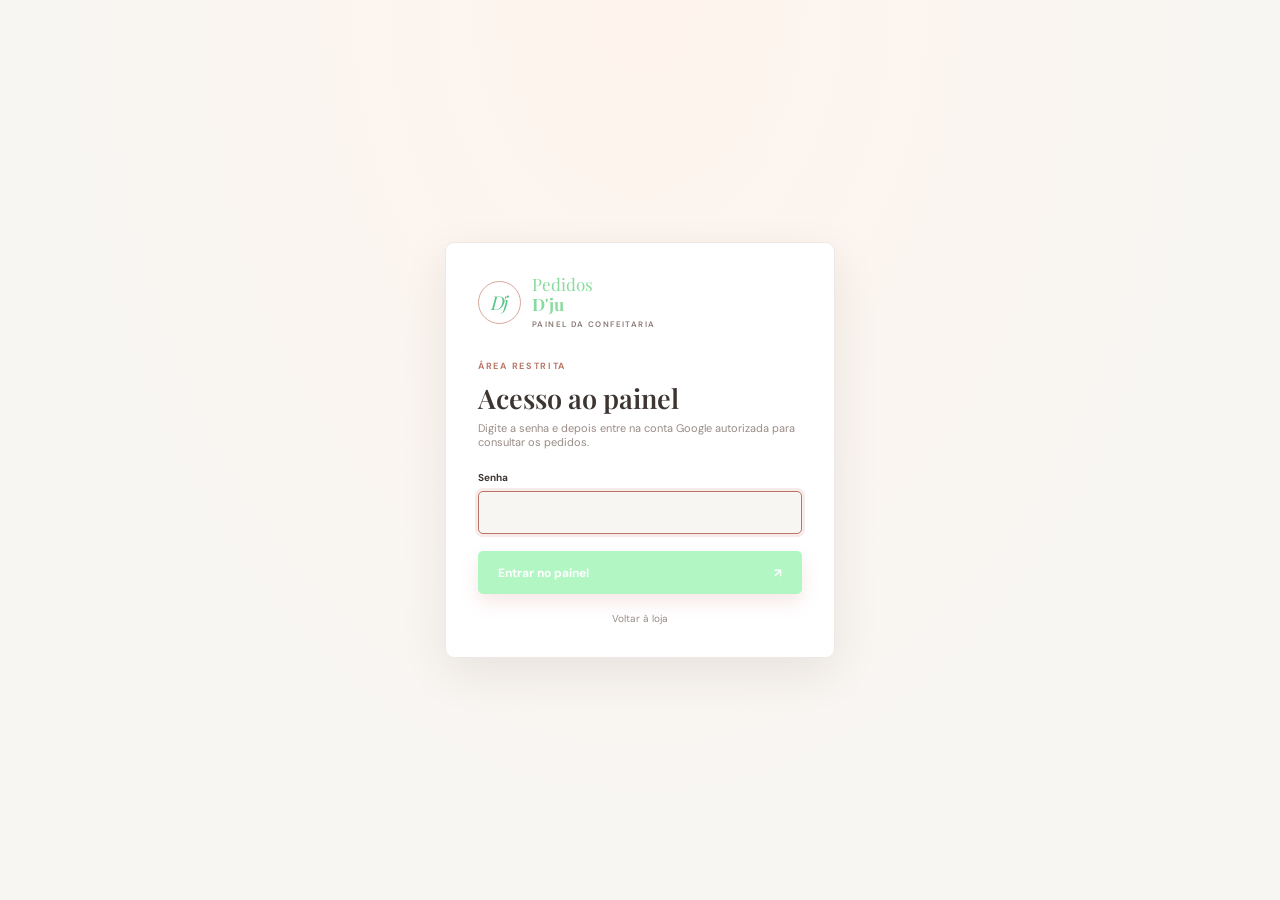
<file: admin.html>
<!DOCTYPE html>
<html lang="pt-BR">
<head>
    <meta charset="UTF-8">
    <meta name="viewport" content="width=device-width, initial-scale=1.0">
    <meta name="theme-color" content="#fff9f4">
    <title>Painel de pedidos — Pedidos D'ju</title>
    <link rel="preconnect" href="https://fonts.googleapis.com">
    <link rel="preconnect" href="https://fonts.gstatic.com" crossorigin>
    <link href="https://fonts.googleapis.com/css2?family=DM+Sans:wght@400;500;600;700&family=Playfair+Display:wght@500;600;700&display=swap" rel="stylesheet">
    <link rel="stylesheet" href="css/style.css">
    <script src="js/config.js" defer></script>
    <script src="js/admin.js" defer></script>
</head>
<body class="admin-page">
    <main class="admin-login" id="admin-login">
        <form class="admin-login-card" id="admin-login-form">
            <a class="brand admin-login-brand" href="index.html" aria-label="Pedidos D'ju, início">
                <span class="brand-mark" aria-hidden="true">D<span>'</span>j</span>
                <span class="brand-name">Pedidos <strong>D'ju</strong><small>PAINEL DA CONFEITARIA</small></span>
            </a>
            <span class="eyebrow">ÁREA RESTRITA</span>
            <h1>Acesso ao painel</h1>
            <p>Digite a senha e depois entre na conta Google autorizada para consultar os pedidos.</p>
            <label class="admin-password-label" for="admin-password">Senha</label>
            <input id="admin-password" name="password" type="password" autocomplete="current-password" required autofocus>
            <p class="admin-login-error" id="admin-login-error" role="alert" hidden>Senha incorreta. Tente novamente.</p>
            <button class="button button-primary" type="submit">Entrar no painel <span aria-hidden="true">↗</span></button>
            <a class="admin-login-back" href="index.html">Voltar à loja</a>
        </form>
    </main>
    <div class="admin-layout" id="admin-layout" hidden>
        <aside class="admin-sidebar">
            <a class="brand sidebar-brand" href="index.html">
                <span class="brand-mark" aria-hidden="true">D<span>'</span>j</span>
                <span class="brand-name">Pedidos <strong>D'ju</strong><small>PAINEL DA CONFEITARIA</small></span>
            </a>
            <div class="sidebar-label">MENU PRINCIPAL</div>
            <a class="sidebar-link active" href="#acesso-planilha"><span>▤</span> Pedidos</a>
            <div class="sidebar-bottom">
                <div class="sidebar-tip"><span>✿</span><strong>Um dia de cada vez</strong><p>Faça cada encomenda com o carinho de sempre.</p></div>
                <a class="sidebar-link" href="index.html"><span>↗</span> Ver página da loja</a>
            </div>
        </aside>

        <main class="admin-main" id="visao-geral">
            <header class="admin-topbar">
                <div class="admin-mobile-brand"><span class="brand-mark" aria-hidden="true">D<span>'</span>j</span><strong>Pedidos D'ju</strong></div>
                <div class="admin-breadcrumb">Painel <span>/</span> <strong>Visão geral</strong></div>
                <div class="admin-top-actions">
                    <span class="today-label" id="today-label"></span>
                    <button class="icon-button theme-toggle" id="theme-toggle" type="button" aria-label="Alternar tema claro ou escuro" title="Alternar tema">◐</button>
                    <span class="avatar">D</span>
                </div>
            </header>

            <div class="admin-content">
                <section class="admin-welcome">
                    <div><span class="eyebrow">ÁREA ADMINISTRATIVA</span><h1>Seus pedidos, com carinho <span>♡</span></h1><p>O cardápio diário e as encomendas têm formulários separados; as respostas aparecem em abas distintas da planilha vinculada.</p></div>
                </section>

                <section class="panel private-sheets admin-sheet-card" id="acesso-planilha">
                    <div class="admin-sheet-icon" aria-hidden="true">🔒</div>
                    <div class="admin-sheet-copy">
                        <span class="eyebrow">ACESSO RESTRITO PELO GOOGLE</span>
                        <h2>Planilha de pedidos</h2>
                        <p>As respostas dos formulários do cardápio e das encomendas ficam em abas separadas da planilha vinculada. A data escolhida no calendário aparece na aba de encomendas. Ao continuar, o Google solicitará que você entre na sua conta; somente contas autorizadas podem consultar os pedidos.</p>
                        <a id="orders-sheet-link" class="button button-primary admin-sheet-link" href="#" target="_blank" rel="noopener noreferrer" hidden>Acessar com Google <span aria-hidden="true">↗</span></a>
                        <span class="sheet-link-help" id="sheet-link-help">O link da planilha ainda não foi configurado.</span>
                    </div>
                </section>
                <div class="admin-security-note"><span aria-hidden="true">✦</span><p><strong>Acesso seguro:</strong> o controle de acesso aos dados é feito pelas permissões da planilha Google. Adicione os e-mails autorizados e mantenha o compartilhamento geral como “Restrito”.</p></div>
                <footer class="admin-footer">Feito com carinho para <strong>Pedidos D'ju</strong> <span>♡</span></footer>
            </div>
        </main>
    </div>
    <div class="toast" id="admin-toast" role="status" aria-live="polite"></div>
</body>
</html>
</file>
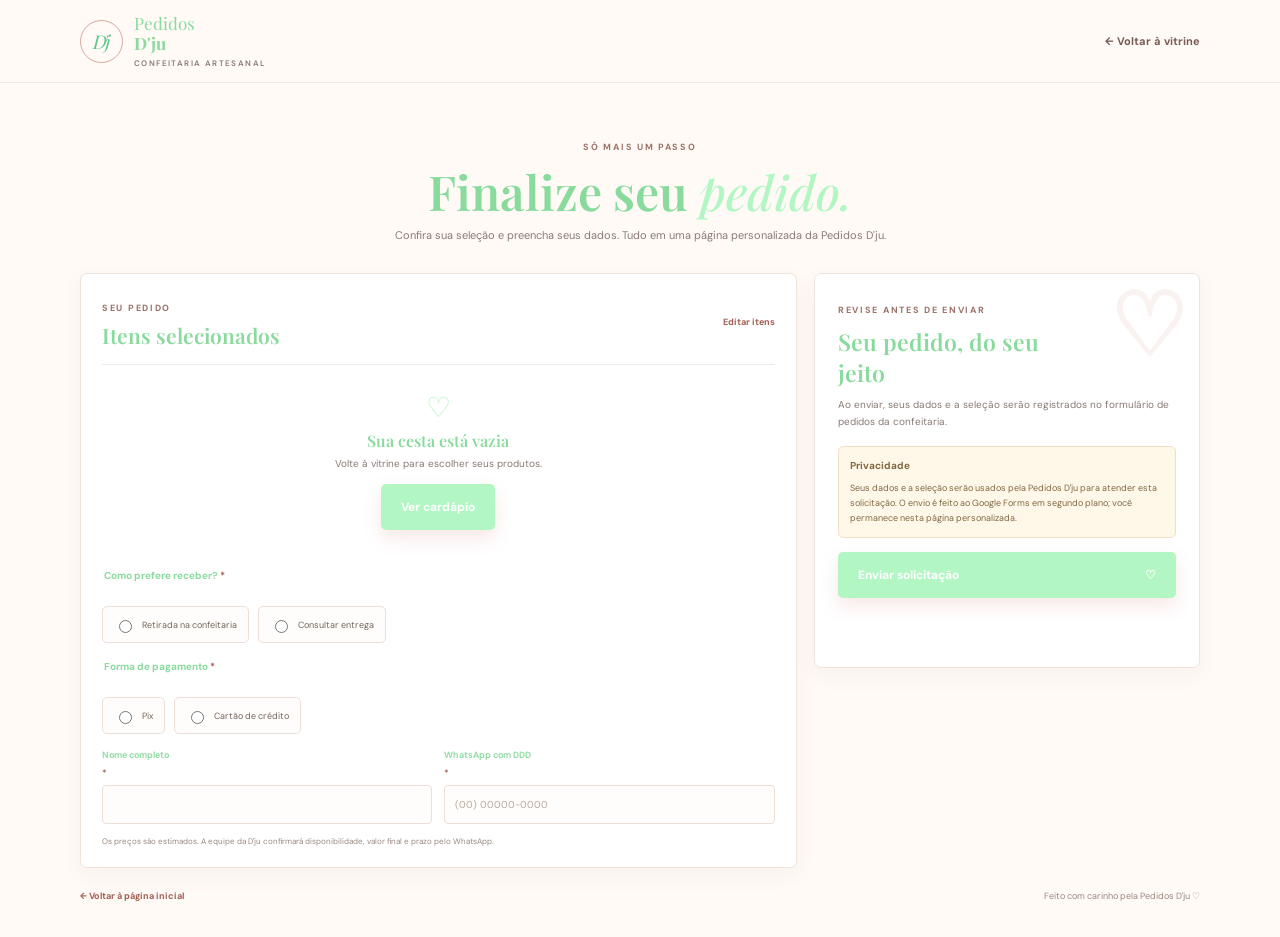
<file: pedidos.html>
<!DOCTYPE html>
<html lang="pt-BR">
<head>
    <meta charset="UTF-8">
    <meta name="viewport" content="width=device-width, initial-scale=1.0">
    <meta name="theme-color" content="#fff9f4">
    <meta name="description" content="Finalize seu pedido da Pedidos D'ju em uma página personalizada.">
    <title>Finalize seu pedido — Pedidos D'ju</title>
    <link rel="preconnect" href="https://fonts.googleapis.com">
    <link rel="preconnect" href="https://fonts.gstatic.com" crossorigin>
    <link href="https://fonts.googleapis.com/css2?family=DM+Sans:wght@400;500;600;700&family=Playfair+Display:wght@500;600;700&display=swap" rel="stylesheet">
    <link rel="stylesheet" href="css/style.css">
    <script src="js/config.js" defer></script>
    <script src="js/products.js" defer></script>
    <script src="js/order.js" defer></script>
</head>
<body class="storefront order-page">
    <header class="site-header">
        <nav class="site-nav shell" aria-label="Navegação principal">
            <a class="brand" href="index.html" aria-label="Pedidos D'ju, início">
                <span class="brand-mark" aria-hidden="true">D<span>'</span>j</span>
                <span class="brand-name">Pedidos <strong>D'ju</strong><small>CONFEITARIA ARTESANAL</small></span>
            </a>
            <a class="text-link" href="index.html#cardapio">← Voltar à vitrine</a>
        </nav>
    </header>

    <main class="order-main shell">
        <section class="order-page-heading">
            <span class="eyebrow">SÓ MAIS UM PASSO</span>
            <h1>Finalize seu <em>pedido.</em></h1>
            <p>Confira sua seleção e preencha seus dados. Tudo em uma página personalizada da Pedidos D'ju.</p>
        </section>

        <form class="order-flow-grid" id="custom-order-form">
            <section class="order-review-card" aria-labelledby="review-heading">
                <div class="order-review-heading"><div><span class="eyebrow">SEU PEDIDO</span><h2 id="review-heading">Itens selecionados</h2></div><a href="index.html#cardapio">Editar itens</a></div>
                <div class="order-review-items" id="order-review-items"></div>
                <div class="order-review-empty" id="order-review-empty" hidden><span>♡</span><strong>Sua cesta está vazia</strong><p>Volte à vitrine para escolher seus produtos.</p><a class="button button-primary" href="index.html#cardapio">Ver cardápio</a></div>
                <div class="order-review-total" id="order-review-total"><span>Subtotal estimado</span><strong id="order-subtotal"></strong></div>

                <fieldset class="checkout-fieldset">
                    <legend>Como prefere receber? <span aria-hidden="true">*</span></legend>
                    <div class="checkout-choice-row">
                        <label class="checkout-choice"><input type="radio" name="fulfillment" value="retirada" required><span>Retirada na confeitaria</span></label>
                        <label class="checkout-choice"><input type="radio" name="fulfillment" value="entrega" required><span>Consultar entrega</span></label>
                    </div>
                </fieldset>
                <p class="pickup-address-note" id="pickup-address-note" hidden>O formulário atual exige endereço mesmo para retirada; nesses campos será enviado “Não se aplica — retirada na confeitaria”.</p>

                <fieldset class="checkout-fieldset">
                    <legend>Forma de pagamento <span aria-hidden="true">*</span></legend>
                    <div class="checkout-choice-row">
                        <label class="checkout-choice"><input type="radio" name="payment" value="pix" required><span>Pix</span></label>
                        <label class="checkout-choice"><input type="radio" name="payment" value="cartão de credito" required><span>Cartão de crédito</span></label>
                    </div>
                </fieldset>

                <div class="checkout-fields">
                    <label class="checkout-field" for="customer-name">Nome completo <span aria-hidden="true">*</span><input id="customer-name" name="customerName" type="text" autocomplete="name" required></label>
                    <label class="checkout-field" for="customer-whatsapp">WhatsApp com DDD <span aria-hidden="true">*</span><input id="customer-whatsapp" name="customerWhatsapp" type="tel" autocomplete="tel" inputmode="tel" placeholder="(00) 00000-0000" required></label>
                </div>

                <fieldset class="checkout-fieldset address-fields" id="delivery-address-fields" hidden>
                    <legend>Endereço para entrega</legend>
                    <div class="checkout-fields">
                        <label class="checkout-field" for="customer-street">Rua <span aria-hidden="true">*</span><input id="customer-street" name="street" autocomplete="street-address"></label>
                        <label class="checkout-field" for="customer-neighborhood">Bairro <span aria-hidden="true">*</span><input id="customer-neighborhood" name="neighborhood" autocomplete="address-level3"></label>
                        <label class="checkout-field" for="customer-house-number">Número da casa <span aria-hidden="true">*</span><input id="customer-house-number" name="houseNumber" autocomplete="address-line2"></label>
                        <label class="checkout-field" for="customer-reference">Ponto de referência<input id="customer-reference" name="reference" type="text"></label>
                        <label class="checkout-field checkout-field-wide" for="customer-location">Link da localização (opcional)<input id="customer-location" name="location" type="url" placeholder="https://maps.google.com/..."></label>
                    </div>
                </fieldset>

                <p class="form-confirm-note">Os preços são estimados. A equipe da D'ju confirmará disponibilidade, valor final e prazo pelo WhatsApp.</p>
            </section>

            <aside class="order-next-card">
                <div class="step-number">♡</div>
                <span class="eyebrow">REVISE ANTES DE ENVIAR</span>
                <h2>Seu pedido, do seu jeito</h2>
                <p>Ao enviar, seus dados e a seleção serão registrados no formulário de pedidos da confeitaria.</p>
                <div class="form-data-notice"><strong>Privacidade</strong><span>Seus dados e a seleção serão usados pela Pedidos D'ju para atender esta solicitação. O envio é feito ao Google Forms em segundo plano; você permanece nesta página personalizada.</span></div>
                <button class="button button-primary form-submit-link" id="submit-order" type="submit">Enviar solicitação <span aria-hidden="true">♡</span></button>
                <p class="submission-status" id="submission-status" role="status" aria-live="polite"></p>
            </aside>
        </form>

        <form id="google-form-post" method="post" target="google-form-response-frame" hidden aria-hidden="true"></form>
        <iframe id="google-form-response-frame" name="google-form-response-frame" title="Resposta do formulário de pedido" hidden></iframe>
        <div class="order-page-footer"><a href="index.html">← Voltar à página inicial</a><span>Feito com carinho pela Pedidos D'ju ♡</span></div>
    </main>
    <div class="toast" id="order-toast" role="status" aria-live="polite"></div>
</body>
</html>
</file>
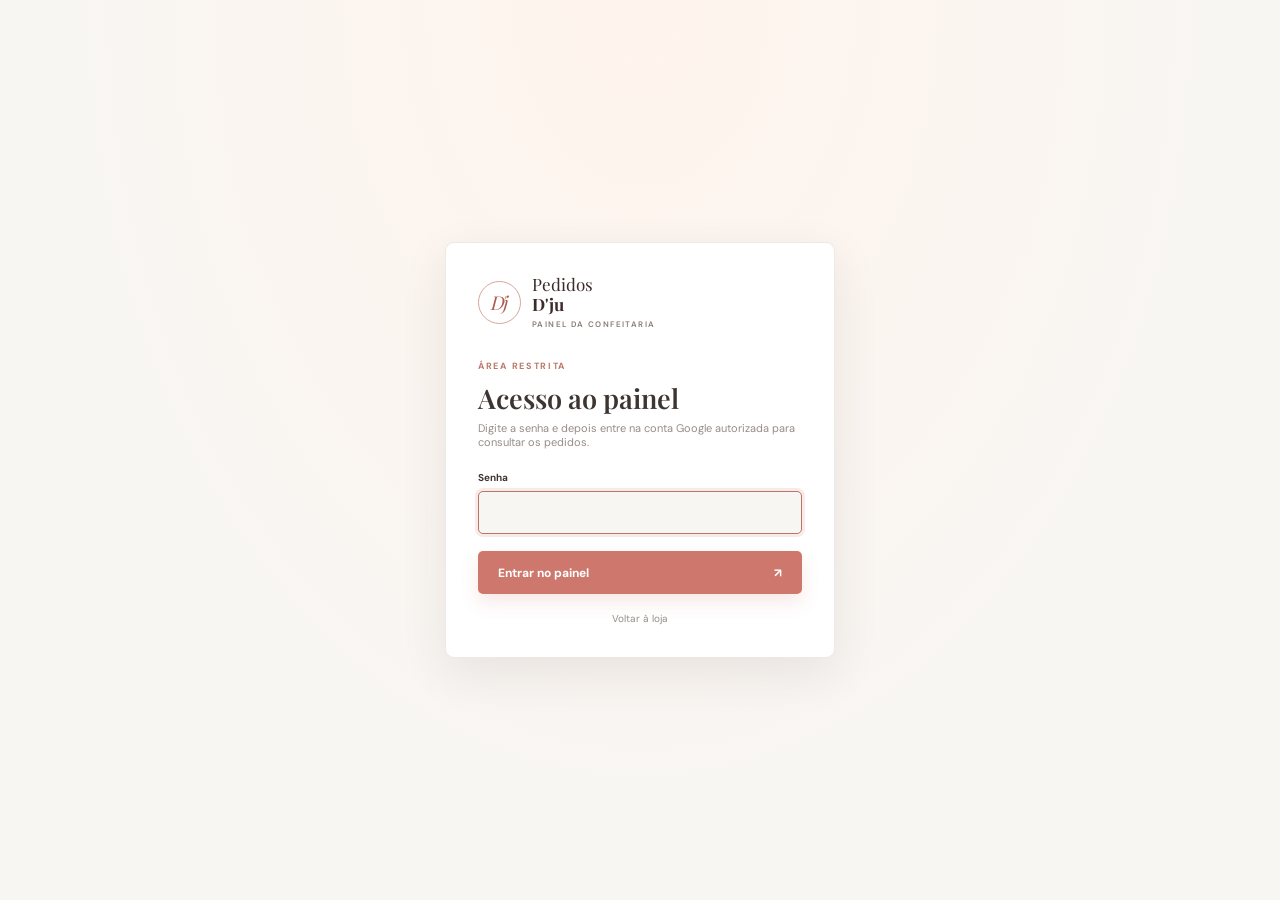
<file: D'ju/admin.html>
<!DOCTYPE html>
<html lang="pt-BR">
<head>
    <meta charset="UTF-8">
    <meta name="viewport" content="width=device-width, initial-scale=1.0">
    <meta name="theme-color" content="#fff9f4">
    <title>Painel de pedidos — Pedidos D'ju</title>
    <link rel="preconnect" href="https://fonts.googleapis.com">
    <link rel="preconnect" href="https://fonts.gstatic.com" crossorigin>
    <link href="https://fonts.googleapis.com/css2?family=DM+Sans:wght@400;500;600;700&family=Playfair+Display:wght@500;600;700&display=swap" rel="stylesheet">
    <link rel="stylesheet" href="css/style.css">
    <script src="js/config.js" defer></script>
    <script src="js/admin.js" defer></script>
</head>
<body class="admin-page">
    <main class="admin-login" id="admin-login">
        <form class="admin-login-card" id="admin-login-form">
            <a class="brand admin-login-brand" href="index.html" aria-label="Pedidos D'ju, início">
                <span class="brand-mark" aria-hidden="true">D<span>'</span>j</span>
                <span class="brand-name">Pedidos <strong>D'ju</strong><small>PAINEL DA CONFEITARIA</small></span>
            </a>
            <span class="eyebrow">ÁREA RESTRITA</span>
            <h1>Acesso ao painel</h1>
            <p>Digite a senha e depois entre na conta Google autorizada para consultar os pedidos.</p>
            <label class="admin-password-label" for="admin-password">Senha</label>
            <input id="admin-password" name="password" type="password" autocomplete="current-password" required autofocus>
            <p class="admin-login-error" id="admin-login-error" role="alert" hidden>Senha incorreta. Tente novamente.</p>
            <button class="button button-primary" type="submit">Entrar no painel <span aria-hidden="true">↗</span></button>
            <a class="admin-login-back" href="index.html">Voltar à loja</a>
        </form>
    </main>
    <div class="admin-layout" id="admin-layout" hidden>
        <aside class="admin-sidebar">
            <a class="brand sidebar-brand" href="index.html">
                <span class="brand-mark" aria-hidden="true">D<span>'</span>j</span>
                <span class="brand-name">Pedidos <strong>D'ju</strong><small>PAINEL DA CONFEITARIA</small></span>
            </a>
            <div class="sidebar-label">MENU PRINCIPAL</div>
            <a class="sidebar-link active" href="#acesso-planilha"><span>▤</span> Pedidos</a>
            <div class="sidebar-bottom">
                <div class="sidebar-tip"><span>✿</span><strong>Um dia de cada vez</strong><p>Faça cada encomenda com o carinho de sempre.</p></div>
                <a class="sidebar-link" href="index.html"><span>↗</span> Ver página da loja</a>
            </div>
        </aside>

        <main class="admin-main" id="visao-geral">
            <header class="admin-topbar">
                <div class="admin-mobile-brand"><span class="brand-mark" aria-hidden="true">D<span>'</span>j</span><strong>Pedidos D'ju</strong></div>
                <div class="admin-breadcrumb">Painel <span>/</span> <strong>Visão geral</strong></div>
                <div class="admin-top-actions">
                    <span class="today-label" id="today-label"></span>
                    <button class="icon-button theme-toggle" id="theme-toggle" type="button" aria-label="Alternar tema claro ou escuro" title="Alternar tema">◐</button>
                    <span class="avatar">D</span>
                </div>
            </header>

            <div class="admin-content">
                <section class="admin-welcome">
                    <div><span class="eyebrow">ÁREA ADMINISTRATIVA</span><h1>Seus pedidos, com carinho <span>♡</span></h1><p>Acesse a planilha para consultar e administrar as solicitações recebidas.</p></div>
                </section>

                <section class="panel private-sheets admin-sheet-card" id="acesso-planilha">
                    <div class="admin-sheet-icon" aria-hidden="true">🔒</div>
                    <div class="admin-sheet-copy">
                        <span class="eyebrow">ACESSO RESTRITO PELO GOOGLE</span>
                        <h2>Planilha de pedidos</h2>
                        <p>Ao continuar, o Google solicitará que você entre na sua conta. Somente as contas autorizadas nas permissões da planilha poderão ver os pedidos.</p>
                        <a id="orders-sheet-link" class="button button-primary admin-sheet-link" href="#" target="_blank" rel="noopener noreferrer" hidden>Acessar com Google <span aria-hidden="true">↗</span></a>
                        <span class="sheet-link-help" id="sheet-link-help">O link da planilha ainda não foi configurado.</span>
                    </div>
                </section>
                <div class="admin-security-note"><span aria-hidden="true">✦</span><p><strong>Acesso seguro:</strong> o controle de acesso aos dados é feito pelas permissões da planilha Google. Adicione os e-mails autorizados e mantenha o compartilhamento geral como “Restrito”.</p></div>
                <footer class="admin-footer">Feito com carinho para <strong>Pedidos D'ju</strong> <span>♡</span></footer>
            </div>
        </main>
    </div>
    <div class="toast" id="admin-toast" role="status" aria-live="polite"></div>
</body>
</html>
</file>
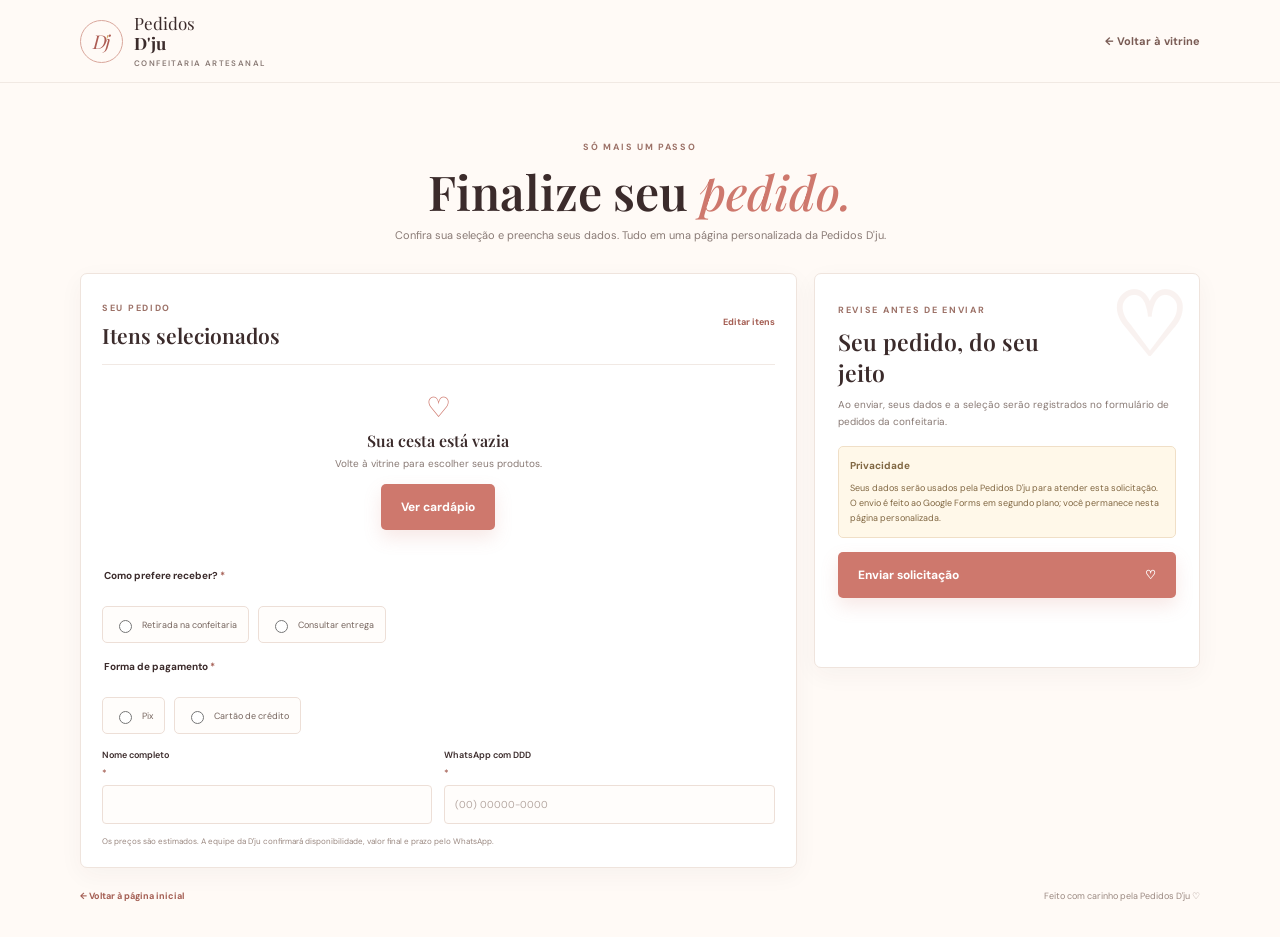
<file: D'ju/pedidos.html>
<!DOCTYPE html>
<html lang="pt-BR">
<head>
    <meta charset="UTF-8">
    <meta name="viewport" content="width=device-width, initial-scale=1.0">
    <meta name="theme-color" content="#fff9f4">
    <meta name="description" content="Finalize seu pedido da Pedidos D'ju em uma página personalizada.">
    <title>Finalize seu pedido — Pedidos D'ju</title>
    <link rel="preconnect" href="https://fonts.googleapis.com">
    <link rel="preconnect" href="https://fonts.gstatic.com" crossorigin>
    <link href="https://fonts.googleapis.com/css2?family=DM+Sans:wght@400;500;600;700&family=Playfair+Display:wght@500;600;700&display=swap" rel="stylesheet">
    <link rel="stylesheet" href="css/style.css">
    <script src="js/config.js" defer></script>
    <script src="js/products.js" defer></script>
    <script src="js/order.js" defer></script>
</head>
<body class="storefront order-page">
    <header class="site-header">
        <nav class="site-nav shell" aria-label="Navegação principal">
            <a class="brand" href="index.html" aria-label="Pedidos D'ju, início">
                <span class="brand-mark" aria-hidden="true">D<span>'</span>j</span>
                <span class="brand-name">Pedidos <strong>D'ju</strong><small>CONFEITARIA ARTESANAL</small></span>
            </a>
            <a class="text-link" href="index.html#cardapio">← Voltar à vitrine</a>
        </nav>
    </header>

    <main class="order-main shell">
        <section class="order-page-heading">
            <span class="eyebrow">SÓ MAIS UM PASSO</span>
            <h1>Finalize seu <em>pedido.</em></h1>
            <p>Confira sua seleção e preencha seus dados. Tudo em uma página personalizada da Pedidos D'ju.</p>
        </section>

        <form class="order-flow-grid" id="custom-order-form">
            <section class="order-review-card" aria-labelledby="review-heading">
                <div class="order-review-heading"><div><span class="eyebrow">SEU PEDIDO</span><h2 id="review-heading">Itens selecionados</h2></div><a href="index.html#cardapio">Editar itens</a></div>
                <div class="order-review-items" id="order-review-items"></div>
                <div class="order-review-empty" id="order-review-empty" hidden><span>♡</span><strong>Sua cesta está vazia</strong><p>Volte à vitrine para escolher seus produtos.</p><a class="button button-primary" href="index.html#cardapio">Ver cardápio</a></div>
                <div class="order-review-total" id="order-review-total"><span>Subtotal estimado</span><strong id="order-subtotal"></strong></div>

                <fieldset class="checkout-fieldset">
                    <legend>Como prefere receber? <span aria-hidden="true">*</span></legend>
                    <div class="checkout-choice-row">
                        <label class="checkout-choice"><input type="radio" name="fulfillment" value="retirada" required><span>Retirada na confeitaria</span></label>
                        <label class="checkout-choice"><input type="radio" name="fulfillment" value="entrega" required><span>Consultar entrega</span></label>
                    </div>
                </fieldset>
                <p class="pickup-address-note" id="pickup-address-note" hidden>O formulário atual exige endereço mesmo para retirada; nesses campos será enviado “Não se aplica — retirada na confeitaria”.</p>

                <fieldset class="checkout-fieldset">
                    <legend>Forma de pagamento <span aria-hidden="true">*</span></legend>
                    <div class="checkout-choice-row">
                        <label class="checkout-choice"><input type="radio" name="payment" value="pix" required><span>Pix</span></label>
                        <label class="checkout-choice"><input type="radio" name="payment" value="cartão de credito" required><span>Cartão de crédito</span></label>
                    </div>
                </fieldset>

                <div class="checkout-fields">
                    <label class="checkout-field" for="customer-name">Nome completo <span aria-hidden="true">*</span><input id="customer-name" name="customerName" type="text" autocomplete="name" required></label>
                    <label class="checkout-field" for="customer-whatsapp">WhatsApp com DDD <span aria-hidden="true">*</span><input id="customer-whatsapp" name="customerWhatsapp" type="tel" autocomplete="tel" inputmode="tel" placeholder="(00) 00000-0000" required></label>
                </div>

                <fieldset class="checkout-fieldset address-fields" id="delivery-address-fields" hidden>
                    <legend>Endereço para entrega</legend>
                    <div class="checkout-fields">
                        <label class="checkout-field" for="customer-street">Rua <span aria-hidden="true">*</span><input id="customer-street" name="street" autocomplete="street-address"></label>
                        <label class="checkout-field" for="customer-neighborhood">Bairro <span aria-hidden="true">*</span><input id="customer-neighborhood" name="neighborhood" autocomplete="address-level3"></label>
                        <label class="checkout-field" for="customer-house-number">Número da casa <span aria-hidden="true">*</span><input id="customer-house-number" name="houseNumber" autocomplete="address-line2"></label>
                        <label class="checkout-field" for="customer-reference">Ponto de referência<input id="customer-reference" name="reference" type="text"></label>
                        <label class="checkout-field checkout-field-wide" for="customer-location">Link da localização (opcional)<input id="customer-location" name="location" type="url" placeholder="https://maps.google.com/..."></label>
                    </div>
                </fieldset>

                <p class="form-confirm-note">Os preços são estimados. A equipe da D'ju confirmará disponibilidade, valor final e prazo pelo WhatsApp.</p>
            </section>

            <aside class="order-next-card">
                <div class="step-number">♡</div>
                <span class="eyebrow">REVISE ANTES DE ENVIAR</span>
                <h2>Seu pedido, do seu jeito</h2>
                <p>Ao enviar, seus dados e a seleção serão registrados no formulário de pedidos da confeitaria.</p>
                <div class="form-data-notice"><strong>Privacidade</strong><span>Seus dados serão usados pela Pedidos D'ju para atender esta solicitação. O envio é feito ao Google Forms em segundo plano; você permanece nesta página personalizada.</span></div>
                <button class="button button-primary form-submit-link" id="submit-order" type="submit">Enviar solicitação <span aria-hidden="true">♡</span></button>
                <p class="submission-status" id="submission-status" role="status" aria-live="polite"></p>
            </aside>
        </form>

        <form id="google-form-post" method="post" target="google-form-response-frame" hidden aria-hidden="true"></form>
        <iframe id="google-form-response-frame" name="google-form-response-frame" title="Resposta do formulário de pedido" hidden></iframe>
        <div class="order-page-footer"><a href="index.html">← Voltar à página inicial</a><span>Feito com carinho pela Pedidos D'ju ♡</span></div>
    </main>
    <div class="toast" id="order-toast" role="status" aria-live="polite"></div>
</body>
</html>
</file>
<file: css/style.css>
:root {
    --ink: #89da9d;
    --muted: #897a75;
    --paper: #fffaf6;
    --surface: #c2f0da;
    --rose: #b2f7c3;
    --rose-dark: #56c789;
    --rose-pale: #f9e9e3;
    --peach: #fcfaf9;
    --line: #eee5df;
    --shadow: 0 15px 40px rgba(79, 47, 40, .07);
}

* { box-sizing: border-box; }
html { scroll-behavior: smooth; }
body { margin: 0; background: var(--paper); color: var(--ink); font-family: "DM Sans", sans-serif; -webkit-font-smoothing: antialiased; }
a { color: inherit; text-decoration: none; }
button, input, select { font: inherit; }
.shell { width: min(1120px, calc(100% - 48px)); margin-inline: auto; }

.site-header { position: sticky; z-index: 20; top: 0; background: rgba(255, 250, 246, .94); backdrop-filter: blur(14px); border-bottom: 1px solid rgba(238, 229, 223, .8); }
.site-nav { min-height: 82px; display: flex; align-items: center; justify-content: space-between; gap: 30px; }
.brand { display: inline-flex; align-items: center; gap: 11px; flex-shrink: 0; }
.brand-mark { width: 43px; height: 43px; display: flex; align-items: center; justify-content: center; border: 1px solid #d8a69b; border-radius: 50%; color: var(--rose-dark); font-family: "Playfair Display", serif; font-size: 19px; font-style: italic; letter-spacing: -3px; padding-right: 3px; }
.brand-mark span { color: #caa670; }
.brand-name { display: flex; flex-direction: column; color: var(--ink); font-family: "Playfair Display", serif; font-size: 17px; line-height: 1.15; }
.brand-name strong { font-weight: 700; }
.brand-name small { margin-top: 5px; color: var(--muted); font: 600 8px "DM Sans", sans-serif; letter-spacing: 1.4px; }
.nav-links { display: flex; gap: 35px; margin-left: auto; color: #746662; font-size: 13px; }
.nav-links a:hover, .footer-admin:hover { color: var(--rose-dark); }
.button { min-height: 46px; display: inline-flex; align-items: center; justify-content: center; gap: 14px; padding: 0 20px; border: 0; border-radius: 5px; font-size: 12px; font-weight: 700; transition: transform .2s ease, background .2s ease; cursor: pointer; }
.button:hover { transform: translateY(-2px); }
.button-dark { background: var(--ink); color: #fff; }
.button-dark:hover { background: #57413e; }
.button-primary { background: var(--rose); color: #fff; box-shadow: 0 8px 18px rgba(206, 120, 109, .17); }
.button-primary:hover { background: var(--rose-dark); }
.button-light { background: #fffaf5; color: #80564b; }
.button-light:hover { background: white; }
.hero { min-height: 516px; display: grid; grid-template-columns: 1.05fr .95fr; align-items: center; padding-top: 45px; padding-bottom: 54px; }
.hero-copy { position: relative; z-index: 2; padding: 17px 0; }
.eyebrow { color: #9c7167; font-size: 9px; font-weight: 700; letter-spacing: 1.7px; }
.eyebrow-dot { width: 6px; height: 6px; display: inline-block; margin: 0 7px 1px 0; border-radius: 50%; background: #d79c7a; }
h1, h2, h3, p { margin-top: 0; }
.hero h1 { margin: 20px 0 17px; font: 600 clamp(45px, 5vw, 64px)/1.08 "Playfair Display", serif; letter-spacing: -1.6px; }
.hero h1 em, .section-heading h2 em, .order-banner h2 em { color: var(--rose); font-weight: 500; }
.hero-copy > p { max-width: 425px; margin-bottom: 25px; color: var(--muted); font-size: 13px; line-height: 1.9; }
.hero-actions { display: flex; align-items: center; gap: 24px; }
.text-link { color: #795b54; font-size: 11px; font-weight: 700; }
.text-link span { padding-left: 5px; color: var(--rose); }
.hero-note { margin-top: 29px; color: #9b8982; font-size: 10px; }
.hero-note span { padding-right: 7px; color: #d3a661; }
.hero-art { position: relative; height: 424px; display: grid; place-items: center; overflow: hidden; border-radius: 47% 47% 43% 43% / 49% 49% 38% 38%; background: #f8ece5; }
.hero-orbit { position: absolute; width: 310px; height: 310px; border: 1px solid rgba(195, 139, 120, .25); border-radius: 50%; }
.cake-illustration { position: relative; z-index: 1; width: 238px; height: 220px; margin-top: 20px; filter: drop-shadow(0 15px 10px rgba(89, 49, 39, .13)); }
.cake-top { position: absolute; z-index: 2; top: 48px; left: 42px; width: 154px; height: 57px; display: grid; place-items: center; border-radius: 50%; background: #f6cfc0; border: 3px solid #e6a992; color: #fff9f5; font: 30px "Playfair Display", serif; }
.cake-layer { position: absolute; left: 40px; width: 158px; background: repeating-linear-gradient(90deg, #fff5ec 0, #fff5ec 30px, #f8e4d8 30px, #f8e4d8 43px); }
.layer-top { top: 76px; height: 61px; border-radius: 0 0 12px 12px; }
.layer-bottom { top: 126px; height: 57px; left: 30px; width: 178px; border-radius: 2px 2px 18px 18px; background: linear-gradient(90deg, #e8a68e, #f3c1a8 50%, #e79c83); }
.cake-plate { position: absolute; bottom: 20px; left: 13px; width: 212px; height: 20px; border-radius: 50%; background: #fffaf5; border-bottom: 5px solid #d7ad9b; }
.cake-flower { position: absolute; z-index: 4; color: #c9796d; font-size: 28px; }
.flower-one { top: 44px; left: 67px; }
.flower-two { top: 43px; right: 66px; color: #d3a661; font-size: 22px; }
.hero-sparkle { position: absolute; z-index: 2; color: #c78d70; }
.sparkle-one { top: 86px; left: 72px; font-size: 24px; }
.sparkle-two { right: 56px; bottom: 105px; font-size: 34px; }
.art-caption { position: absolute; bottom: 24px; left: 31px; display: flex; flex-direction: column; color: #99776c; }
.art-caption span { font: italic 15px "Playfair Display", serif; }
.art-caption strong { margin-top: 3px; font-size: 8px; font-weight: 500; letter-spacing: .8px; }
.hero-sticker { position: absolute; right: 17px; top: 53px; width: 79px; height: 79px; display: flex; align-items: center; justify-content: center; flex-direction: column; border-radius: 50%; background: #fffaf5; color: #a1695d; box-shadow: 0 6px 20px rgba(95, 53, 38, .08); transform: rotate(9deg); }
.hero-sticker span { font: 20px "Playfair Display", serif; color: var(--rose); }
.hero-sticker small { margin-top: 2px; text-align: center; font-size: 7px; font-weight: 700; line-height: 1.4; letter-spacing: .6px; }
.promise-strip { border-block: 1px solid #f0e5dd; background: #fffdfb; }
.promise-inner { min-height: 69px; display: flex; justify-content: center; align-items: center; gap: 12px; }
.promise-inner > span { color: #c98372; font-size: 17px; }
.promise-inner p { margin: 0; color: #75645d; font: 500 10px "DM Sans", sans-serif; }
.promise-inner i { width: 4px; height: 4px; margin: 0 25px; border-radius: 50%; background: #e6bda9; }
.encomendas-menu-section { padding-top: 68px; padding-bottom: 58px; }
.encomendas-category-grid { display: grid; grid-template-columns: repeat(3, minmax(0, 1fr)); gap: 13px; }
.encomendas-category-card { min-height: 145px; display: flex; flex-direction: column; align-items: flex-start; padding: 17px; border: 1px solid #f0e8e2; border-radius: 6px; background: #fffdfb; transition: transform .2s ease, box-shadow .2s ease, border-color .2s ease; }
.encomendas-category-card:hover { transform: translateY(-3px); border-color: #e2c5b9; box-shadow: var(--shadow); }
.encomendas-category-card > span:first-child { margin-bottom: 9px; color: #b97868; font-size: 19px; }
.encomendas-category-card strong { color: var(--ink); font: 600 16px "Playfair Display", serif; }
.encomendas-category-card small { margin-top: 5px; color: var(--muted); font-size: 9px; line-height: 1.6; }
.encomendas-category-card .category-card-link { margin-top: auto; padding-top: 12px; color: #a45e53; font-size: 9px; font-weight: 700; }
.encomendas-info-card { background: #fdf8f3; }
.encomendas-menu-notice { display: flex; align-items: center; justify-content: space-between; gap: 18px; margin-top: 16px; padding: 18px 20px; border: 1px solid #eddfd7; border-radius: 6px; background: #fff; }
.encomendas-menu-notice strong { color: var(--ink); font: 600 15px "Playfair Display", serif; }
.encomendas-menu-notice p { margin: 5px 0 0; color: var(--muted); font-size: 9px; line-height: 1.6; }
.encomendas-menu-notice .button { flex-shrink: 0; }
.menu-section { padding-top: 78px; padding-bottom: 78px; }
.section-heading { display: flex; align-items: end; justify-content: space-between; margin-bottom: 31px; }
.section-heading h2 { margin: 11px 0 0; font: 600 36px/1.12 "Playfair Display", serif; letter-spacing: -.5px; }
.section-heading > p { max-width: 300px; margin-bottom: 4px; color: var(--muted); font-size: 11px; line-height: 1.8; }
.menu-grid { display: grid; grid-template-columns: repeat(3, 1fr); gap: 19px; }
.menu-card { overflow: hidden; border: 1px solid #f0e8e2; border-radius: 7px; background: #fff; transition: transform .2s ease, box-shadow .2s ease; }
.menu-card:hover { transform: translateY(-4px); box-shadow: var(--shadow); }
.menu-art { position: relative; height: 158px; display: grid; place-items: center; overflow: hidden; }
.menu-art > span { z-index: 1; font-size: 70px; filter: drop-shadow(0 9px 5px rgba(85, 55, 39, .12)); }
.menu-art > i { position: absolute; top: 18px; right: 25px; color: rgba(169, 99, 81, .55); font-size: 25px; font-style: normal; }
.menu-cake .menu-art { background: #faeee7; }
.menu-cupcake .menu-art { background: #f6eee7; }
.menu-dessert .menu-art { background: #f8eee9; }
.menu-card-info { padding: 18px 19px 19px; }
.menu-tag { color: #aa7569; font-size: 8px; font-weight: 700; letter-spacing: 1.2px; }
.menu-card h3 { margin: 8px 0 6px; font: 600 19px "Playfair Display", serif; }
.menu-card p { min-height: 35px; margin-bottom: 13px; color: var(--muted); font-size: 10px; line-height: 1.7; }
.menu-card-info > a { display: inline-flex; align-items: center; gap: 9px; color: #a85f54; font-size: 10px; font-weight: 700; }
.catalog-toolbar { display: flex; align-items: center; justify-content: space-between; gap: 14px; margin: 24px 0 15px; }
.catalog-search { width: min(390px, 100%); height: 43px; display: flex; align-items: center; gap: 10px; padding: 0 13px; border: 1px solid #ecdfd7; border-radius: 5px; background: #fff; color: #a1776c; }
.catalog-search > span { font-size: 21px; line-height: 1; }
.catalog-search input { width: 100%; border: 0; outline: 0; background: transparent; color: var(--ink); font-size: 11px; }
.catalog-search input::placeholder { color: #a5948d; }
.catalog-count { color: var(--muted); font-size: 10px; white-space: nowrap; }
.catalog-categories { display: flex; gap: 8px; overflow-x: auto; padding: 2px 0 9px; scrollbar-width: thin; }
.category-chip { min-height: 31px; display: inline-flex; align-items: center; gap: 7px; flex-shrink: 0; padding: 0 11px; border: 1px solid #ecdfd7; border-radius: 20px; background: #fff; color: #796762; font-size: 9px; cursor: pointer; transition: background .2s, color .2s, border-color .2s; }
.category-chip span { color: #a8948c; font-size: 8px; }
.category-chip:hover, .category-chip.active { border-color: var(--rose); background: var(--rose); color: #fff; }
.category-chip.active span, .category-chip:hover span { color: #fff3ef; }
.catalog-note { margin: 7px 0 17px; color: #9a8880; font-size: 9px; line-height: 1.6; }
.catalog-note a { color: #a45e53; font-weight: 700; text-decoration: underline; text-underline-offset: 2px; }
.products-grid { display: grid; grid-template-columns: repeat(4, minmax(0, 1fr)); gap: 13px; }
.product-card { min-width: 0; overflow: hidden; border: 1px solid #f0e8e2; border-radius: 6px; background: #fff; transition: transform .2s ease, box-shadow .2s ease; }
.product-card:hover { transform: translateY(-3px); box-shadow: var(--shadow); }
.product-art { position: relative; height: 105px; display: grid; place-items: center; overflow: hidden; background: linear-gradient(140deg, #f8eee8, #f8e6df); }
.product-art > span { z-index: 1; font-size: 43px; filter: drop-shadow(0 6px 4px rgba(85, 55, 39, .12)); }
.product-art > i { position: absolute; top: 10px; right: 12px; color: rgba(169, 99, 81, .42); font-size: 17px; font-style: normal; }
.product-info { padding: 12px 12px 11px; }
.product-category { color: #aa7569; font-size: 7px; font-weight: 700; letter-spacing: .9px; text-transform: uppercase; }
.product-info h3 { min-height: 37px; margin: 6px 0; color: var(--ink); font: 600 14px/1.3 "Playfair Display", serif; }
.product-info > p { min-height: 46px; margin: 0; color: var(--muted); font-size: 9px; line-height: 1.65; }
.product-card-footer { display: flex; align-items: center; justify-content: space-between; gap: 6px; margin-top: 12px; padding-top: 9px; border-top: 1px solid #f2ebe6; }
.product-prices { display: flex; flex-direction: column; gap: 2px; }
.product-prices > strong { color: #754d46; font-size: 11px; }
.product-prices > del { color: #9a8880; font-size: 8px; }
.product-order { flex-shrink: 0; padding: 6px 9px; border: 0; border-radius: 4px; background: #f8eae4; color: #9c5e52; font-family: inherit; font-size: 9px; font-weight: 700; cursor: pointer; }
.product-order:hover { background: #f1d9cf; }
.catalog-empty { margin: 22px 0; }
.catalog-empty[hidden] { display: none; }
.cart-panel { margin-top: 37px; padding: 21px; border: 1px solid #eddfd7; border-radius: 7px; background: #fffdfb; }
.cart-heading { display: flex; align-items: center; justify-content: space-between; gap: 14px; padding-bottom: 15px; border-bottom: 1px solid #f0e8e2; }
.cart-heading h3 { display: flex; align-items: center; flex-wrap: wrap; gap: 9px; margin: 6px 0 0; font: 600 21px "Playfair Display", serif; }
.cart-heading h3 span { padding: 4px 8px; border-radius: 20px; background: #f8eae4; color: #986458; font: 600 9px "DM Sans", sans-serif; }
.cart-heading .text-link { font-size: 9px; }
.cart-items { display: flex; flex-direction: column; }
.cart-item, .order-review-item { display: grid; grid-template-columns: 39px minmax(0, 1fr) auto auto 24px; align-items: center; gap: 12px; padding: 13px 0; border-bottom: 1px solid #f3ece7; }
.cart-item-icon { width: 37px; height: 37px; display: grid; place-items: center; border-radius: 50%; background: #faeee8; font-size: 20px; }
.cart-item-details { min-width: 0; display: flex; flex-direction: column; gap: 4px; }
.cart-item-details strong { overflow: hidden; color: var(--ink); font-size: 10px; text-overflow: ellipsis; white-space: nowrap; }
.cart-item-details small { color: var(--muted); font-size: 8px; }
.quantity-control { display: flex; align-items: center; gap: 9px; }
.quantity-control button, .cart-remove { width: 25px; height: 25px; display: grid; place-items: center; border: 1px solid #eadbd2; border-radius: 50%; background: #fff; color: #8e5d52; font-size: 14px; cursor: pointer; }
.quantity-control button:hover, .cart-remove:hover { background: #f8eae4; }
.quantity-control span { min-width: 12px; color: var(--ink); font-size: 10px; text-align: center; }
.cart-item-total { color: #754d46; font-size: 10px; white-space: nowrap; }
.cart-remove { width: 22px; height: 22px; border-color: transparent; color: #a48f87; font-size: 17px; }
.cart-empty { display: flex; align-items: center; gap: 11px; padding: 18px 0; color: var(--muted); }
.cart-empty[hidden], .cart-checkout[hidden] { display: none; }
.cart-empty > span { color: var(--rose); font: 23px "Playfair Display", serif; }
.cart-empty p { margin: 0; font-size: 10px; }
.cart-checkout { display: grid; grid-template-columns: 1fr auto; align-items: center; gap: 14px 22px; padding-top: 17px; }
.fulfillment-options { display: flex; flex-wrap: wrap; gap: 10px 18px; margin: 0; padding: 0; border: 0; }
.fulfillment-options legend { width: 100%; margin-bottom: 8px; color: var(--ink); font-size: 10px; font-weight: 700; }
.fulfillment-options label { display: inline-flex; align-items: center; gap: 6px; color: #75645d; font-size: 9px; cursor: pointer; }
.fulfillment-options input { accent-color: var(--rose); }
.cart-total { min-width: 155px; display: flex; flex-direction: column; gap: 4px; text-align: right; }
.cart-total span { color: var(--muted); font-size: 9px; }
.cart-total strong { color: #754d46; font: 600 18px "Playfair Display", serif; }
.cart-disclaimer { grid-column: 1 / -1; margin: 0; color: #9a8880; font-size: 8px; line-height: 1.6; }
.cart-checkout > .button { grid-column: 1 / -1; justify-self: end; }
.order-banner { position: relative; min-height: 191px; display: flex; align-items: center; justify-content: space-between; gap: 24px; overflow: hidden; margin-bottom: 76px; padding: 36px 53px; border-radius: 7px; background: #795752; color: #fff8f2; }
.order-banner > div:nth-child(2) { position: relative; z-index: 1; }
.order-banner .eyebrow { color: #eed0be; }
.order-banner h2 { margin: 10px 0 7px; font: 500 29px "Playfair Display", serif; }
.order-banner h2 em { color: #f4c2b0; }
.order-banner p { margin: 0; color: #f0dbd2; font-size: 10px; }
.order-banner-flower { position: absolute; right: 245px; top: -60px; color: rgba(255, 244, 235, .08); font-size: 250px; line-height: 1; }
.order-banner-actions { position: relative; z-index: 1; display: flex; align-items: center; flex-shrink: 0; }
.order-banner .button { position: relative; z-index: 1; flex-shrink: 0; }
.site-footer { border-top: 1px solid #f0e5dd; background: #fffdfb; }
.footer-inner { min-height: 93px; display: flex; align-items: center; justify-content: space-between; gap: 25px; }
.footer-brand .brand-mark { width: 37px; height: 37px; font-size: 16px; }
.footer-brand .brand-name { font-size: 14px; }
.footer-inner > p { margin: 0; color: #9a8880; font: italic 11px "Playfair Display", serif; }
.footer-inner > p span { color: var(--rose); }
.footer-admin { color: #9a8880; font-size: 10px; }
.toast { position: fixed; z-index: 50; right: 24px; bottom: 24px; max-width: min(390px, calc(100% - 32px)); padding: 14px 18px; border: 1px solid #eed7cd; border-radius: 7px; background: #fffaf6; color: #684943; box-shadow: var(--shadow); font-size: 12px; line-height: 1.6; opacity: 0; pointer-events: none; transform: translateY(12px); transition: opacity .2s, transform .2s; }
.toast.visible { opacity: 1; transform: translateY(0); }
.order-main { min-height: calc(100vh - 175px); padding-top: 51px; padding-bottom: 35px; }
.order-page-heading { max-width: 650px; margin: 0 auto 29px; text-align: center; }
.order-page-heading h1 { margin: 10px 0 8px; font: 600 clamp(35px, 5vw, 48px)/1.1 "Playfair Display", serif; }
.order-page-heading h1 em { color: var(--rose); font-weight: 500; }
.order-page-heading p { color: var(--muted); font-size: 11px; line-height: 1.7; }
.order-flow-grid { display: grid; grid-template-columns: minmax(0, 1.3fr) minmax(270px, .7fr); align-items: start; gap: 17px; }
.order-review-card, .order-next-card { padding: 21px; border: 1px solid #efe4dd; border-radius: 7px; background: #fff; box-shadow: 0 7px 25px rgba(79, 47, 40, .045); }
.order-review-heading { display: flex; align-items: center; justify-content: space-between; gap: 10px; padding-bottom: 15px; border-bottom: 1px solid #f1e9e4; }
.order-review-heading h2, .order-next-card h2 { margin: 5px 0 0; font: 600 21px "Playfair Display", serif; }
.order-review-heading > a { color: #a45e53; font-size: 9px; font-weight: 700; }
.order-review-items .order-review-item { grid-template-columns: 39px minmax(0, 1fr) auto; }
.checkout-fieldset { min-width: 0; margin: 17px 0 0; padding: 14px 0 0; border: 0; border-top: 1px solid #f1e9e4; }
.checkout-fieldset legend { width: 100%; margin-bottom: 10px; color: var(--ink); font-size: 10px; font-weight: 700; }
.checkout-fieldset legend span, .checkout-field > span { color: #a45e53; }
.checkout-choice-row { display: flex; flex-wrap: wrap; gap: 9px; }
.checkout-choice { min-height: 37px; display: inline-flex; align-items: center; gap: 7px; padding: 8px 11px; border: 1px solid #eddfd7; border-radius: 5px; background: #fffdfb; color: #75645d; font-size: 9px; cursor: pointer; }
.checkout-choice:has(input:checked) { border-color: #c98070; background: #fff6f1; color: #754d46; }
.checkout-choice input { accent-color: var(--rose); }
.encomenda-catalog { margin: 20px 0 34px; }
.encomenda-products-grid { grid-template-columns: repeat(3, minmax(0, 1fr)); }
.encomenda-product-card .product-art { height: 155px; }
.encomenda-product-card .product-art img { width: 100%; height: 100%; object-fit: cover; }
.encomenda-product-card .product-info h3 { min-height: 0; }
.encomenda-product-card .product-info > p { min-height: 0; font-size: 10px; line-height: 1.6; white-space: normal; }
.encomenda-product-price { margin-top: 12px; padding-top: 10px; border-top: 1px solid #f2ebe6; color: #754d46; font-size: 10px; font-weight: 700; line-height: 1.7; white-space: pre-line; }
.encomenda-product-order { display: grid; gap: 8px; margin-top: 12px; padding: 10px; border: 1px solid #efe4dd; border-radius: 5px; background: #fffaf6; }
.encomenda-product-order label { display: grid; gap: 4px; color: #75645d; font-size: 9px; font-weight: 600; }
.encomenda-product-order select, .encomenda-product-order input[type="number"] { width: 100%; min-height: 32px; padding: 6px 8px; border: 1px solid #eddfd7; border-radius: 4px; background: #fff; color: var(--ink); font: 10px "DM Sans", sans-serif; }
.encomenda-product-option { margin: 0; color: #806742; font-size: 9px; line-height: 1.5; }
.encomenda-product-estimate { display: flex; justify-content: space-between; gap: 8px; color: #806742; font-size: 9px; }
.encomenda-product-estimate strong { color: #754d46; }
.encomenda-select-label { display: flex !important; grid-template-columns: auto 1fr; align-items: center; gap: 7px !important; padding-top: 7px; border-top: 1px solid #efe4dd; color: #754d46 !important; cursor: pointer; }
.encomenda-select-label input { width: 15px; min-height: 15px; margin: 0; accent-color: var(--rose); }
.encomenda-source-link { display: inline-flex; margin-top: 10px; color: #a45e53; font-size: 9px; font-weight: 700; }
.encomenda-source-link:hover, .order-essential-link:hover { text-decoration: underline; text-underline-offset: 3px; }
.encomenda-general-note { margin: 17px 0 0; color: #9a8880; font-size: 9px; line-height: 1.7; }
.order-date-help { margin: -2px 0 11px; color: var(--muted); font-size: 9px; line-height: 1.6; }
.order-calendar { width: min(100%, 310px); padding: 12px; border: 1px solid #eddfd7; border-radius: 6px; background: #fffdfb; }
.calendar-heading { display: flex; align-items: center; justify-content: space-between; margin-bottom: 10px; }
.calendar-heading strong { color: var(--ink); font-size: 10px; text-transform: capitalize; }
.calendar-nav { width: 29px; height: 29px; border: 1px solid #eddfd7; border-radius: 50%; background: #fff; color: #8e5d52; font-size: 19px; line-height: 1; cursor: pointer; }
.calendar-nav:hover:not(:disabled) { border-color: var(--rose); background: #fff6f1; }
.calendar-nav:disabled { opacity: .4; cursor: not-allowed; }
.calendar-grid { display: grid; grid-template-columns: repeat(7, minmax(0, 1fr)); gap: 4px; }
.calendar-weekdays { margin-bottom: 5px; color: #9a8880; font-size: 8px; text-align: center; }
.calendar-weekdays span { padding: 4px 0; }
.calendar-day { aspect-ratio: 1; display: grid; place-items: center; border: 1px solid transparent; border-radius: 50%; background: transparent; color: var(--ink); font-size: 9px; cursor: pointer; }
.calendar-day:hover:not(:disabled), .calendar-day.selected { border-color: var(--rose); background: var(--rose); color: #fff; }
.calendar-day:disabled { color: #c9bfba; cursor: not-allowed; }
.calendar-day:focus-visible, .calendar-nav:focus-visible { outline: 2px solid #a45e53; outline-offset: 2px; }
.calendar-empty { aspect-ratio: 1; }
.selected-order-date { margin: 9px 0 0; color: #795b54; font-size: 9px; font-weight: 600; }
.pickup-address-note { margin: 8px 0 0; color: #9a8880; font-size: 8px; line-height: 1.6; }
.pickup-address-note[hidden] { display: none; }
.checkout-fields { display: grid; grid-template-columns: repeat(2, minmax(0, 1fr)); gap: 12px; margin-top: 15px; }
.checkout-field { min-width: 0; display: flex; flex-direction: column; gap: 6px; color: var(--ink); font-size: 9px; font-weight: 600; }
.checkout-field input, .checkout-field textarea { width: 100%; min-height: 39px; padding: 9px 10px; border: 1px solid #eddfd7; border-radius: 4px; outline: 0; background: #fffdfb; color: var(--ink); font: 10px "DM Sans", sans-serif; }
.checkout-field textarea { min-height: 100px; resize: vertical; line-height: 1.6; }
.encomenda-order-field > label { color: var(--ink); font-size: 9px; font-weight: 600; }
.encomenda-order-field > label span { color: #a45e53; }
.encomenda-order-field textarea[readonly] { background: #fffaf6; cursor: default; }
.encomenda-selection-help { color: var(--muted); font-size: 8px; font-weight: 400; line-height: 1.5; }
.encomenda-order-summary { display: flex; justify-content: space-between; flex-wrap: wrap; gap: 7px 12px; padding: 9px 10px; border: 1px solid #efe4dd; border-radius: 4px; background: #fffaf6; color: #806742; font-size: 9px; }
.encomenda-order-summary strong { color: #754d46; }
.checkout-field input:focus, .checkout-field textarea:focus { border-color: #c98070; box-shadow: 0 0 0 2px rgba(201, 128, 112, .12); }
.checkout-field input::placeholder, .checkout-field textarea::placeholder { color: #b6a8a2; }
.order-menu-links { display: flex; flex-wrap: wrap; gap: 7px; margin: -9px 0 17px; }
.order-menu-links a { padding: 7px 9px; border: 1px solid #eddfd7; border-radius: 4px; color: #8e5d52; font-size: 8px; font-weight: 600; }
.order-menu-links a:hover { background: #fff6f1; }
.checkout-field-wide { grid-column: 1 / -1; }
.address-fields[hidden] { display: none; }
.order-review-total, .order-fulfillment { display: flex; align-items: center; justify-content: space-between; gap: 12px; padding: 12px 0; border-top: 1px solid #f1e9e4; color: var(--muted); font-size: 10px; }
.order-review-total strong { color: #754d46; font: 600 18px "Playfair Display", serif; }
.order-fulfillment strong { color: var(--ink); font-size: 10px; }
.order-review-empty { padding: 22px 10px; text-align: center; }
.order-review-empty[hidden] { display: none; }
.order-review-empty > span { color: var(--rose); font: 28px "Playfair Display", serif; }
.order-review-empty strong { display: block; margin-top: 6px; font: 600 16px "Playfair Display", serif; }
.order-review-empty p { margin: 6px 0 14px; color: var(--muted); font-size: 10px; }
.order-review-total[hidden] { display: none; }
.order-next-card { position: relative; overflow: hidden; padding: 23px; }
.step-number { position: absolute; top: -12px; right: 12px; color: rgba(198, 126, 109, .1); font: 700 87px "Playfair Display", serif; }
.order-next-card > .eyebrow, .order-next-card h2, .order-next-card > p, .form-data-notice, .form-submit-link, .form-confirm-note, .submission-status { position: relative; z-index: 1; }
.order-next-card h2 { max-width: 240px; margin: 8px 0; font-size: 23px; }
.order-next-card > p { margin-bottom: 16px; color: var(--muted); font-size: 10px; line-height: 1.7; }
.form-data-notice { display: flex; flex-direction: column; gap: 6px; margin: 14px 0; padding: 11px; border: 1px solid #f0dfc7; border-radius: 5px; background: #fff8e9; color: #806742; font-size: 9px; line-height: 1.65; }
.form-data-notice strong { font-size: 10px; }
.order-essential-link { display: inline-flex; margin: -2px 0 14px; color: #a45e53; font-size: 9px; font-weight: 700; }
.form-submit-link { width: 100%; justify-content: space-between; }
.form-submit-link:disabled { opacity: .6; cursor: wait; }
.form-confirm-note { margin: 12px 0 0 !important; color: #9a8880 !important; font-size: 8px !important; }
.submission-status { min-height: 18px; margin: 12px 0 0; color: #806742; font-size: 9px; line-height: 1.6; }
.submission-status[data-state="success"] { color: #4e7656; }
.submission-status[data-state="error"] { color: #a45b51; }
.order-page-footer { display: flex; justify-content: space-between; gap: 12px; margin-top: 22px; color: #9a8880; font-size: 9px; }
.order-page-footer a { color: #a45e53; font-weight: 700; }

/* Admin dashboard */
.admin-page { --admin-bg: #f8f6f3; --admin-surface: #fff; --admin-text: #3d3532; --admin-muted: #988b85; --admin-line: #eee9e5; --admin-accent: #bb7467; min-height: 100vh; background: var(--admin-bg); color: var(--admin-text); transition: background .2s, color .2s; }
.admin-page[data-theme="dark"] { --admin-bg: #211f20; --admin-surface: #2b2829; --admin-text: #f2e9e4; --admin-muted: #b6a8a2; --admin-line: #423c3d; --admin-accent: #e39b8e; --rose-pale: #513b3d; }
.admin-login { min-height: 100vh; display: grid; place-items: center; padding: 24px; background: radial-gradient(ellipse at top, #fff4ed 0, var(--admin-bg) 65%); }
.admin-login[hidden], .admin-layout[hidden] { display: none; }
.admin-login-card { width: min(100%, 390px); display: flex; flex-direction: column; padding: 32px; border: 1px solid var(--admin-line); border-radius: 9px; background: var(--admin-surface); box-shadow: 0 16px 48px rgba(60, 44, 37, .09); }
.admin-login-brand { align-self: flex-start; margin-bottom: 31px; }
.admin-login-card > .eyebrow { color: #b97868; }
.admin-login-card h1 { margin: 8px 0 5px; font: 600 27px "Playfair Display", serif; }
.admin-login-card > p:not(.admin-login-error) { margin: 0 0 22px; color: var(--admin-muted); font-size: 11px; }
.admin-password-label { margin-bottom: 7px; color: var(--admin-text); font-size: 10px; font-weight: 700; }
.admin-login-card input { min-height: 43px; padding: 10px 12px; border: 1px solid var(--admin-line); border-radius: 5px; outline: 0; background: var(--admin-bg); color: var(--admin-text); font: 14px "DM Sans", sans-serif; letter-spacing: 3px; }
.admin-login-card input:focus { border-color: var(--admin-accent); box-shadow: 0 0 0 3px rgba(187, 116, 103, .14); }
.admin-login-card input[aria-invalid="true"] { border-color: #b94a48; }
.admin-login-error { margin: 8px 0 0; color: #a53d39; font-size: 10px; }
.admin-login-error[hidden] { display: none; }
.admin-login-card .button { min-height: 43px; justify-content: space-between; margin-top: 17px; }
.admin-login-back { align-self: center; margin-top: 18px; color: var(--admin-muted); font-size: 10px; }
.admin-login-back:hover { color: var(--admin-accent); }
.admin-layout { min-height: 100vh; }
.admin-sidebar { position: fixed; inset: 0 auto 0 0; z-index: 5; width: 231px; display: flex; flex-direction: column; padding: 26px 17px 20px; border-right: 1px solid var(--admin-line); background: var(--admin-surface); }
.sidebar-brand { padding: 1px 9px 31px; }
.sidebar-brand .brand-mark { width: 40px; height: 40px; }
.sidebar-brand .brand-name { font-size: 15px; }
.sidebar-brand .brand-name small { font-size: 7px; }
.sidebar-label { padding: 0 12px 10px; color: var(--admin-muted); font-size: 8px; font-weight: 700; letter-spacing: 1.2px; }
.sidebar-link { min-height: 42px; display: flex; align-items: center; gap: 12px; margin: 2px 0; padding: 0 12px; border-radius: 5px; color: var(--admin-muted); font-size: 11px; }
.sidebar-link > span:first-child { width: 15px; color: #b18176; font-size: 17px; text-align: center; }
.sidebar-link.active { background: #fbf0ec; color: #9e594e; font-weight: 700; }
.admin-page[data-theme="dark"] .sidebar-link.active { background: #a88a8b; color: #f2b1a3; }
.sidebar-count { min-width: 20px; height: 20px; display: grid; place-items: center; margin-left: auto; border-radius: 50%; background: #f4e2db; color: #9e594e; font-size: 9px; }
.sidebar-bottom { margin-top: auto; }
.sidebar-tip { margin: 0 3px 19px; padding: 15px 13px; border: 1px solid var(--admin-line); border-radius: 6px; background: var(--admin-bg); }
.sidebar-tip > span { display: block; margin-bottom: 6px; color: #c78171; font-size: 17px; }
.sidebar-tip strong { font: 600 13px "Playfair Display", serif; }
.sidebar-tip p { margin: 6px 0 0; color: var(--admin-muted); font-size: 9px; line-height: 1.6; }
.admin-main { min-height: 100vh; margin-left: 231px; }
.admin-topbar { height: 69px; display: flex; align-items: center; justify-content: space-between; padding: 0 35px; border-bottom: 1px solid var(--admin-line); background: var(--admin-surface); }
.admin-breadcrumb { color: var(--admin-muted); font-size: 10px; }
.admin-breadcrumb span { padding: 0 8px; color: #c8bcb6; }
.admin-breadcrumb strong { color: var(--admin-text); font-weight: 600; }
.admin-top-actions { display: flex; align-items: center; gap: 16px; }
.today-label { color: var(--admin-muted); font-size: 10px; }
.icon-button { width: 31px; height: 31px; border: 1px solid var(--admin-line); border-radius: 50%; background: var(--admin-surface); color: var(--admin-text); cursor: pointer; }
.avatar { width: 30px; height: 30px; display: grid; place-items: center; border-radius: 50%; background: #f4ded4; color: #94594e; font: 600 13px "Playfair Display", serif; }
.admin-content { width: min(1180px, 100%); margin: 0 auto; padding: 31px 35px 20px; }
.admin-welcome { display: flex; align-items: center; justify-content: space-between; gap: 20px; margin-bottom: 21px; }
.admin-welcome .eyebrow { font-size: 8px; }
.admin-welcome h1 { margin: 7px 0 5px; font: 600 27px "Playfair Display", serif; letter-spacing: -.3px; }
.admin-welcome h1 span { color: var(--rose); font-family: "DM Sans", sans-serif; font-size: 19px; }
.admin-welcome p { margin: 0; color: var(--admin-muted); font-size: 10px; }
.refresh-button { min-height: 39px; gap: 8px; padding-inline: 14px; font-size: 10px; }
.refresh-button > span { font-size: 17px; }
.demo-notice { display: flex; align-items: center; gap: 11px; margin-bottom: 18px; padding: 11px 15px; border: 1px solid #f0dfc7; border-radius: 5px; background: #fff8e9; color: #806742; }
.demo-notice > span { font-size: 16px; }
.demo-notice p { margin: 0; font-size: 9px; line-height: 1.6; }
.demo-notice p strong { font-weight: 700; }
.demo-notice.connected { border-color: #d9e8d8; background: #f0f8ef; color: #4f7658; }
.admin-page[data-theme="dark"] .demo-notice { border-color: #5c5140; background: #393329; color: #e2c99e; }
.admin-page[data-theme="dark"] .demo-notice.connected { border-color: #3c5442; background: #29372d; color: #b1d5b5; }
.private-sheets { margin-bottom: 14px; padding: 14px 18px; }
.admin-sheet-card { min-height: 220px; display: flex; align-items: flex-start; gap: 20px; margin-top: 20px; padding: 27px; }
.admin-sheet-icon { width: 52px; height: 52px; flex: 0 0 52px; display: grid; place-items: center; border-radius: 12px; background: #f8eae4; font-size: 23px; }
.admin-sheet-copy { max-width: 610px; }
.admin-sheet-copy h2 { margin: 7px 0; color: var(--admin-text); font: 600 23px "Playfair Display", serif; }
.admin-sheet-copy > p { margin: 0; color: var(--admin-muted); font-size: 11px; line-height: 1.8; }
.admin-sheet-link { min-height: 42px; display: inline-flex; gap: 16px; margin-top: 19px; }
.admin-security-note { display: flex; gap: 11px; margin-top: 15px; padding: 14px 16px; border: 1px solid #e8dfd7; border-radius: 5px; background: var(--admin-surface); color: var(--admin-muted); }
.admin-security-note > span { color: #b97868; }
.admin-security-note p { margin: 0; font-size: 9px; line-height: 1.7; }
.admin-security-note strong { color: var(--admin-text); }
.sheet-link-list { display: flex; flex-wrap: wrap; gap: 9px; margin-top: 12px; }
.sheet-link-list a { display: flex; align-items: center; gap: 8px; padding: 9px 12px; border: 1px solid var(--admin-line); border-radius: 4px; color: #a66055; font-size: 10px; font-weight: 700; }
.sheet-link-list a:hover { background: var(--rose-pale); }
.sheet-link-list a[hidden] { display: none; }
.sheet-link-help { color: var(--admin-muted); font-size: 9px; }
.sheet-link-help[hidden] { display: none; }
.dashboard-error { margin-bottom: 17px; padding: 12px 15px; border: 1px solid #e7b6ad; border-radius: 5px; background: #fff0ed; color: #983f35; font-size: 11px; }
.dashboard-error[hidden] { display: none; }
.stats-grid { display: grid; grid-template-columns: repeat(4, minmax(0, 1fr)); gap: 13px; }
.stat-card, .panel { border: 1px solid var(--admin-line); border-radius: 6px; background: var(--admin-surface); box-shadow: 0 3px 12px rgba(60, 44, 37, .025); }
.stat-card { position: relative; min-height: 132px; overflow: hidden; padding: 15px 16px 13px; }
.stat-top { display: flex; align-items: center; justify-content: space-between; gap: 5px; color: var(--admin-muted); font-size: 9px; }
.stat-icon { width: 27px; height: 27px; display: grid; place-items: center; border-radius: 7px; font-size: 12px; }
.stat-icon.peach { background: #f9e9e2; color: #b6695e; }
.stat-icon.yellow { background: #fbf2da; color: #b4893d; }
.stat-icon.lavender { background: #f0eafa; color: #9077b3; }
.stat-icon.green { background: #e8f2e9; color: #689370; font-size: 9px; font-weight: 700; }
.stat-card > strong { display: block; margin-top: 10px; font: 600 24px "Playfair Display", serif; letter-spacing: -.4px; }
.stat-card > small { display: block; margin-top: 3px; color: var(--admin-muted); font-size: 8px; }
.stat-foot { display: flex; align-items: center; gap: 6px; margin-top: 12px; color: var(--admin-muted); font-size: 8px; }
.status-dot { width: 6px; height: 6px; border-radius: 50%; }
.dot-pending { background: #d8a44f; }
.dot-preparing { background: #9a83b9; }
.revenue-foot { color: #b97868; }
.stat-sparkline { position: absolute; right: 15px; bottom: 17px; height: 23px; display: flex; align-items: end; gap: 3px; opacity: .7; }
.stat-sparkline i { width: 4px; border-radius: 3px; background: #e3b2a7; }
.stat-sparkline i:nth-child(1) { height: 30%; }.stat-sparkline i:nth-child(2) { height: 48%; }.stat-sparkline i:nth-child(3) { height: 38%; }.stat-sparkline i:nth-child(4) { height: 70%; }.stat-sparkline i:nth-child(5) { height: 55%; }.stat-sparkline i:nth-child(6) { height: 82%; }.stat-sparkline i:nth-child(7) { height: 67%; }.stat-sparkline i:nth-child(8) { height: 100%; }
.dashboard-grid { display: grid; grid-template-columns: 1.55fr 1fr; gap: 13px; margin-top: 14px; }
.panel { padding: 17px 18px; }
.panel-heading { display: flex; align-items: flex-start; justify-content: space-between; }
.panel-heading h2, .orders-heading h2 { margin: 0; font: 600 16px "Playfair Display", serif; }
.panel-heading p, .orders-heading p { margin: 5px 0 0; color: var(--admin-muted); font-size: 8px; }
.chart-legend { display: flex; align-items: center; gap: 5px; color: var(--admin-muted); font-size: 8px; }
.chart-legend i { width: 7px; height: 7px; border-radius: 50%; background: #cb8373; }
.chart-area { position: relative; height: 166px; margin-top: 10px; }
.chart-grid-lines { position: absolute; inset: 2px 0 23px; display: flex; flex-direction: column; justify-content: space-between; }
.chart-grid-lines i { width: 100%; border-top: 1px dashed var(--admin-line); }
.chart-bars { position: absolute; inset: 2px 12px 0; display: flex; align-items: end; justify-content: space-around; }
.chart-column { position: relative; z-index: 1; width: 33px; height: 100%; display: flex; flex-direction: column; align-items: center; justify-content: end; }
.chart-value { position: absolute; bottom: calc(23px + var(--bar-height) + 3px); color: var(--admin-muted); font-size: 8px; }
.chart-bar { width: 16px; height: var(--bar-height); min-height: 4px; margin-bottom: 23px; border-radius: 4px 4px 1px 1px; background: #edd0c6; }
.chart-bar.highlight { background: #c77b6c; }
.chart-label { position: absolute; bottom: 0; color: var(--admin-muted); font-size: 8px; }
.status-panel-icon { color: #c98070; font-size: 17px; }
.status-breakdown { margin-top: 17px; }
.breakdown-row { position: relative; display: grid; grid-template-columns: 1fr 22px; align-items: center; gap: 4px 8px; margin: 10px 0; color: var(--admin-muted); font-size: 8px; }
.breakdown-name { display: flex; align-items: center; gap: 7px; }
.breakdown-name i { width: 7px; height: 7px; border-radius: 50%; background: var(--status-color); }
.breakdown-row > strong { color: var(--admin-text); font-size: 9px; text-align: right; }
.breakdown-track { grid-column: 1 / -1; height: 4px; overflow: hidden; border-radius: 5px; background: var(--admin-bg); }
.breakdown-track span { display: block; height: 100%; border-radius: inherit; background: var(--status-color); }
.status-hint { display: flex; align-items: center; gap: 7px; margin-top: 13px; padding-top: 11px; border-top: 1px solid var(--admin-line); color: var(--admin-muted); font: italic 9px "Playfair Display", serif; }
.status-hint span { color: #c98070; }
.orders-panel { margin-top: 14px; padding: 18px 0 0; }
.orders-heading { display: flex; align-items: center; justify-content: space-between; gap: 14px; padding: 0 18px 16px; }
.orders-heading h2 { display: flex; align-items: center; gap: 8px; }
.orders-heading h2 span { min-width: 19px; height: 19px; display: grid; place-items: center; border-radius: 50%; background: var(--rose-pale); color: #a66055; font: 600 9px "DM Sans", sans-serif; }
.order-controls { display: flex; gap: 8px; }
.order-search { height: 32px; display: flex; align-items: center; gap: 6px; padding: 0 9px; border: 1px solid var(--admin-line); border-radius: 4px; color: var(--admin-muted); }
.order-search > span { font-size: 17px; }
.order-search input { width: 115px; border: 0; outline: 0; background: transparent; color: var(--admin-text); font-size: 9px; }
.order-search input::placeholder { color: var(--admin-muted); }
.order-controls select { max-width: 132px; height: 32px; padding: 0 7px; border: 1px solid var(--admin-line); border-radius: 4px; background: var(--admin-surface); color: var(--admin-text); font-size: 9px; }
.table-wrap { width: 100%; overflow-x: auto; }
.orders-table { width: 100%; border-collapse: collapse; white-space: nowrap; text-align: left; }
.orders-table th { padding: 10px 13px; border-block: 1px solid var(--admin-line); background: var(--admin-bg); color: var(--admin-muted); font-size: 7px; font-weight: 700; letter-spacing: .6px; }
.orders-table th:first-child, .orders-table td:first-child { padding-left: 18px; }
.orders-table td { height: 53px; padding: 7px 13px; border-bottom: 1px solid var(--admin-line); color: var(--admin-muted); font-size: 9px; }
.orders-table tbody tr:last-child td { border-bottom: 0; }
.order-id { color: #a75f54; font-size: 9px; font-weight: 700; }
.customer-cell { display: flex; align-items: center; gap: 8px; }
.customer-avatar { width: 27px; height: 27px; display: grid; place-items: center; flex-shrink: 0; border-radius: 50%; background: #f5e4dc; color: #9e685b; font: 600 11px "Playfair Display", serif; }
.customer-cell > div { display: flex; flex-direction: column; gap: 3px; }
.customer-cell strong { color: var(--admin-text); font-size: 9px; font-weight: 600; }
.customer-cell small { color: var(--admin-muted); font-size: 7px; }
.order-item { display: inline-block; max-width: 192px; overflow: hidden; text-overflow: ellipsis; vertical-align: middle; }
.order-value { color: var(--admin-text); font-size: 9px; font-weight: 600; }
.status-select { max-width: 112px; padding: 5px 7px; border: 1px solid transparent; border-radius: 12px; outline: 0; font-size: 8px; cursor: pointer; }
.status-select:focus { border-color: var(--admin-accent); }
.status-novo { background: #fcf1da; color: #977333; }
.status-confirmado { background: #eaf0fb; color: #5576a7; }
.status-em-producao { background: #f0eafa; color: #79639c; }
.status-pronto { background: #e7f2e9; color: #54815d; }
.status-concluido { background: #edf0ed; color: #6d776e; }
.status-cancelado { background: #fae9e6; color: #a45b51; }
.empty-state { padding: 36px 15px; text-align: center; }
.empty-state[hidden] { display: none; }
.empty-state > span { display: block; color: #c98070; font: 27px "Playfair Display", serif; }
.empty-state strong { display: block; margin-top: 5px; font: 600 15px "Playfair Display", serif; }
.empty-state p { margin: 5px 0 0; color: var(--admin-muted); font-size: 9px; }
.panel-footnote { padding: 10px 18px; border-top: 1px solid var(--admin-line); color: var(--admin-muted); font-size: 8px; }
.admin-footer { padding: 17px 0 0; color: var(--admin-muted); font-size: 8px; text-align: center; }
.admin-footer strong { color: var(--admin-text); font-weight: 600; }
.admin-footer span { color: var(--rose); }
.admin-mobile-brand { display: none; }

@media (min-width: 1400px) {
    .admin-content { padding-top: 39px; }
    .stats-grid { gap: 17px; }
    .stat-card { min-height: 144px; padding: 18px; }
}
@media (max-width: 1050px) {
    .admin-sidebar { width: 198px; }
    .admin-main { margin-left: 198px; }
    .admin-topbar { padding-inline: 24px; }
    .admin-content { padding-inline: 24px; }
    .stats-grid { grid-template-columns: repeat(2, 1fr); }
    .products-grid { grid-template-columns: repeat(3, minmax(0, 1fr)); }
    .encomenda-products-grid { grid-template-columns: repeat(2, minmax(0, 1fr)); }
}
@media (max-width: 760px) {
    .shell { width: min(100% - 36px, 560px); }
    .site-nav { min-height: 72px; gap: 10px; }
    .brand-mark { width: 38px; height: 38px; }
    .brand-name { font-size: 15px; }
    .nav-links { display: none; }
    .nav-order { min-height: 39px; gap: 7px; padding-inline: 11px; font-size: 10px; }
    .hero { grid-template-columns: 1fr; gap: 16px; padding-top: 45px; padding-bottom: 35px; }
    .hero h1 { font-size: clamp(47px, 12vw, 61px); }
    .hero-art { width: min(100%, 410px); height: 350px; justify-self: center; }
    .hero-orbit { width: 265px; height: 265px; }
    .cake-illustration { transform: scale(.85); }
    .promise-inner { flex-wrap: wrap; justify-content: flex-start; gap: 8px; padding-block: 15px; }
    .promise-inner p { font-size: 9px; }
    .promise-inner i { margin-inline: 8px; }
    .menu-section { padding-block: 55px; }
    .encomendas-menu-section { padding-block: 49px; }
    .encomendas-category-grid { grid-template-columns: repeat(2, minmax(0, 1fr)); gap: 9px; }
    .encomendas-category-card { min-height: 140px; padding: 13px; }
    .encomendas-menu-notice { align-items: stretch; flex-direction: column; padding: 15px; }
    .encomendas-menu-notice .button { width: 100%; }
    .section-heading { align-items: flex-start; flex-direction: column; gap: 12px; }
    .section-heading h2 { font-size: 33px; }
    .catalog-toolbar { margin-top: 19px; }
    .products-grid { grid-template-columns: repeat(2, minmax(0, 1fr)); gap: 10px; }
    .encomenda-products-grid { grid-template-columns: 1fr; }
    .product-art { height: 90px; }
    .product-art > span { font-size: 37px; }
    .product-info { padding: 10px; }
    .product-info h3 { min-height: 52px; font-size: 13px; }
    .product-info > p { min-height: 64px; font-size: 8px; }
    .cart-panel { margin-top: 25px; padding: 14px; }
    .cart-heading { align-items: flex-start; }
    .cart-heading h3 { font-size: 18px; }
    .cart-item { grid-template-columns: 31px minmax(0, 1fr) auto 22px; gap: 7px; }
    .cart-item-icon { width: 30px; height: 30px; font-size: 17px; }
    .cart-item-total { grid-column: 2; }
    .cart-remove { grid-column: 4; grid-row: 1 / span 2; }
    .quantity-control { grid-column: 3; grid-row: 1 / span 2; gap: 5px; }
    .cart-checkout { grid-template-columns: 1fr; gap: 12px; }
    .cart-total { min-width: 0; flex-direction: row; justify-content: space-between; text-align: left; }
    .cart-disclaimer { grid-column: 1; }
    .cart-checkout > .button { grid-column: 1; justify-self: stretch; }
    .fulfillment-options { gap: 9px 13px; }
    .order-main { padding-top: 35px; }
    .order-flow-grid { grid-template-columns: 1fr; }
    .order-review-card, .order-next-card { padding: 16px; }
    .checkout-fields { grid-template-columns: 1fr; }
    .checkout-field-wide { grid-column: auto; }
    .order-page-footer { flex-direction: column; }
    .order-banner { align-items: flex-start; flex-direction: column; margin-bottom: 48px; padding: 30px 24px; }
    .order-banner h2 { font-size: 26px; }
    .order-banner-flower { right: 9px; top: -38px; }
    .footer-inner { flex-wrap: wrap; justify-content: space-between; padding-block: 18px; }
    .footer-inner > p { order: 3; width: 100%; }
    .admin-sidebar { display: none; }
    .admin-main { margin-left: 0; }
    .admin-topbar { height: 60px; padding-inline: 17px; }
    .admin-mobile-brand { display: flex; align-items: center; gap: 8px; font: 600 13px "Playfair Display", serif; }
    .admin-mobile-brand .brand-mark { width: 32px; height: 32px; font-size: 15px; }
    .admin-breadcrumb { display: none; }
    .admin-top-actions { gap: 9px; }
    .today-label { display: none; }
    .admin-content { padding: 25px 16px 18px; }
    .admin-welcome { align-items: flex-start; flex-direction: column; }
    .admin-welcome h1 { font-size: 24px; }
    .admin-sheet-card { min-height: 0; flex-direction: column; gap: 14px; padding: 19px; }
    .admin-sheet-copy h2 { font-size: 21px; }
    .stats-grid { gap: 9px; }
    .stat-card { min-height: 124px; padding: 12px; }
    .stat-top { font-size: 8px; }
    .stat-card > strong { font-size: 21px; }
    .stat-sparkline { right: 10px; bottom: 11px; }
    .dashboard-grid { grid-template-columns: 1fr; }
    .chart-panel { min-height: 235px; }
    .status-panel { min-height: 300px; }
    .orders-heading { align-items: flex-start; flex-direction: column; }
    .order-controls { width: 100%; }
    .order-search { flex: 1; }
    .order-search input { width: 100%; }
    .order-controls select { max-width: 145px; }
}
@media (max-width: 390px) {
    .shell { width: calc(100% - 28px); }
    .brand { gap: 7px; }
    .brand-name { font-size: 13px; }
    .nav-order { font-size: 9px; }
    .hero-actions { align-items: flex-start; flex-direction: column; gap: 16px; }
    .promise-inner i { display: none; }
    .promise-inner { column-gap: 8px; }
    .promise-inner p { margin-right: 8px; }
    .product-info h3 { font-size: 12px; }
    .product-prices > strong { font-size: 10px; }
    .product-order { padding: 6px 7px; font-size: 8px; }
    .nav-order { gap: 5px; padding-inline: 8px; }
    .stat-card { padding: 10px; }
    .stat-icon { width: 23px; height: 23px; }
    .stat-top { align-items: flex-start; }
    .admin-content { padding-inline: 12px; }
}
</file>
<file: D'ju/css/style.css>
:root {
    --ink: #3b2b2b;
    --muted: #897a75;
    --paper: #fffaf6;
    --surface: #fff;
    --rose: #ce786d;
    --rose-dark: #ad5c53;
    --rose-pale: #f9e9e3;
    --peach: #f6e5d9;
    --line: #eee5df;
    --shadow: 0 15px 40px rgba(79, 47, 40, .07);
}

* { box-sizing: border-box; }
html { scroll-behavior: smooth; }
body { margin: 0; background: var(--paper); color: var(--ink); font-family: "DM Sans", sans-serif; -webkit-font-smoothing: antialiased; }
a { color: inherit; text-decoration: none; }
button, input, select { font: inherit; }
.shell { width: min(1120px, calc(100% - 48px)); margin-inline: auto; }

.site-header { position: sticky; z-index: 20; top: 0; background: rgba(255, 250, 246, .94); backdrop-filter: blur(14px); border-bottom: 1px solid rgba(238, 229, 223, .8); }
.site-nav { min-height: 82px; display: flex; align-items: center; justify-content: space-between; gap: 30px; }
.brand { display: inline-flex; align-items: center; gap: 11px; flex-shrink: 0; }
.brand-mark { width: 43px; height: 43px; display: flex; align-items: center; justify-content: center; border: 1px solid #d8a69b; border-radius: 50%; color: var(--rose-dark); font-family: "Playfair Display", serif; font-size: 19px; font-style: italic; letter-spacing: -3px; padding-right: 3px; }
.brand-mark span { color: #d3a661; }
.brand-name { display: flex; flex-direction: column; color: var(--ink); font-family: "Playfair Display", serif; font-size: 17px; line-height: 1.15; }
.brand-name strong { font-weight: 700; }
.brand-name small { margin-top: 5px; color: var(--muted); font: 600 8px "DM Sans", sans-serif; letter-spacing: 1.4px; }
.nav-links { display: flex; gap: 35px; margin-left: auto; color: #746662; font-size: 13px; }
.nav-links a:hover, .footer-admin:hover { color: var(--rose-dark); }
.button { min-height: 46px; display: inline-flex; align-items: center; justify-content: center; gap: 14px; padding: 0 20px; border: 0; border-radius: 5px; font-size: 12px; font-weight: 700; transition: transform .2s ease, background .2s ease; cursor: pointer; }
.button:hover { transform: translateY(-2px); }
.button-dark { background: var(--ink); color: #fff; }
.button-dark:hover { background: #57413e; }
.button-primary { background: var(--rose); color: #fff; box-shadow: 0 8px 18px rgba(206, 120, 109, .17); }
.button-primary:hover { background: var(--rose-dark); }
.button-light { background: #fffaf5; color: #80564b; }
.button-light:hover { background: white; }
.hero { min-height: 516px; display: grid; grid-template-columns: 1.05fr .95fr; align-items: center; padding-top: 45px; padding-bottom: 54px; }
.hero-copy { position: relative; z-index: 2; padding: 17px 0; }
.eyebrow { color: #9c7167; font-size: 9px; font-weight: 700; letter-spacing: 1.7px; }
.eyebrow-dot { width: 6px; height: 6px; display: inline-block; margin: 0 7px 1px 0; border-radius: 50%; background: #d79c7a; }
h1, h2, h3, p { margin-top: 0; }
.hero h1 { margin: 20px 0 17px; font: 600 clamp(45px, 5vw, 64px)/1.08 "Playfair Display", serif; letter-spacing: -1.6px; }
.hero h1 em, .section-heading h2 em, .order-banner h2 em { color: var(--rose); font-weight: 500; }
.hero-copy > p { max-width: 425px; margin-bottom: 25px; color: var(--muted); font-size: 13px; line-height: 1.9; }
.hero-actions { display: flex; align-items: center; gap: 24px; }
.text-link { color: #795b54; font-size: 11px; font-weight: 700; }
.text-link span { padding-left: 5px; color: var(--rose); }
.hero-note { margin-top: 29px; color: #9b8982; font-size: 10px; }
.hero-note span { padding-right: 7px; color: #d3a661; }
.hero-art { position: relative; height: 424px; display: grid; place-items: center; overflow: hidden; border-radius: 47% 47% 43% 43% / 49% 49% 38% 38%; background: #f8ece5; }
.hero-orbit { position: absolute; width: 310px; height: 310px; border: 1px solid rgba(195, 139, 120, .25); border-radius: 50%; }
.cake-illustration { position: relative; z-index: 1; width: 238px; height: 220px; margin-top: 20px; filter: drop-shadow(0 15px 10px rgba(89, 49, 39, .13)); }
.cake-top { position: absolute; z-index: 2; top: 48px; left: 42px; width: 154px; height: 57px; display: grid; place-items: center; border-radius: 50%; background: #f6cfc0; border: 3px solid #e6a992; color: #fff9f5; font: 30px "Playfair Display", serif; }
.cake-layer { position: absolute; left: 40px; width: 158px; background: repeating-linear-gradient(90deg, #fff5ec 0, #fff5ec 30px, #f8e4d8 30px, #f8e4d8 43px); }
.layer-top { top: 76px; height: 61px; border-radius: 0 0 12px 12px; }
.layer-bottom { top: 126px; height: 57px; left: 30px; width: 178px; border-radius: 2px 2px 18px 18px; background: linear-gradient(90deg, #e8a68e, #f3c1a8 50%, #e79c83); }
.cake-plate { position: absolute; bottom: 20px; left: 13px; width: 212px; height: 20px; border-radius: 50%; background: #fffaf5; border-bottom: 5px solid #d7ad9b; }
.cake-flower { position: absolute; z-index: 4; color: #c9796d; font-size: 28px; }
.flower-one { top: 44px; left: 67px; }
.flower-two { top: 43px; right: 66px; color: #d3a661; font-size: 22px; }
.hero-sparkle { position: absolute; z-index: 2; color: #c78d70; }
.sparkle-one { top: 86px; left: 72px; font-size: 24px; }
.sparkle-two { right: 56px; bottom: 105px; font-size: 34px; }
.art-caption { position: absolute; bottom: 24px; left: 31px; display: flex; flex-direction: column; color: #99776c; }
.art-caption span { font: italic 15px "Playfair Display", serif; }
.art-caption strong { margin-top: 3px; font-size: 8px; font-weight: 500; letter-spacing: .8px; }
.hero-sticker { position: absolute; right: 17px; top: 53px; width: 79px; height: 79px; display: flex; align-items: center; justify-content: center; flex-direction: column; border-radius: 50%; background: #fffaf5; color: #a1695d; box-shadow: 0 6px 20px rgba(95, 53, 38, .08); transform: rotate(9deg); }
.hero-sticker span { font: 20px "Playfair Display", serif; color: var(--rose); }
.hero-sticker small { margin-top: 2px; text-align: center; font-size: 7px; font-weight: 700; line-height: 1.4; letter-spacing: .6px; }
.promise-strip { border-block: 1px solid #f0e5dd; background: #fffdfb; }
.promise-inner { min-height: 69px; display: flex; justify-content: center; align-items: center; gap: 12px; }
.promise-inner > span { color: #c98372; font-size: 17px; }
.promise-inner p { margin: 0; color: #75645d; font: 500 10px "DM Sans", sans-serif; }
.promise-inner i { width: 4px; height: 4px; margin: 0 25px; border-radius: 50%; background: #e6bda9; }
.menu-section { padding-top: 78px; padding-bottom: 78px; }
.section-heading { display: flex; align-items: end; justify-content: space-between; margin-bottom: 31px; }
.section-heading h2 { margin: 11px 0 0; font: 600 36px/1.12 "Playfair Display", serif; letter-spacing: -.5px; }
.section-heading > p { max-width: 300px; margin-bottom: 4px; color: var(--muted); font-size: 11px; line-height: 1.8; }
.menu-grid { display: grid; grid-template-columns: repeat(3, 1fr); gap: 19px; }
.menu-card { overflow: hidden; border: 1px solid #f0e8e2; border-radius: 7px; background: #fff; transition: transform .2s ease, box-shadow .2s ease; }
.menu-card:hover { transform: translateY(-4px); box-shadow: var(--shadow); }
.menu-art { position: relative; height: 158px; display: grid; place-items: center; overflow: hidden; }
.menu-art > span { z-index: 1; font-size: 70px; filter: drop-shadow(0 9px 5px rgba(85, 55, 39, .12)); }
.menu-art > i { position: absolute; top: 18px; right: 25px; color: rgba(169, 99, 81, .55); font-size: 25px; font-style: normal; }
.menu-cake .menu-art { background: #faeee7; }
.menu-cupcake .menu-art { background: #f6eee7; }
.menu-dessert .menu-art { background: #f8eee9; }
.menu-card-info { padding: 18px 19px 19px; }
.menu-tag { color: #aa7569; font-size: 8px; font-weight: 700; letter-spacing: 1.2px; }
.menu-card h3 { margin: 8px 0 6px; font: 600 19px "Playfair Display", serif; }
.menu-card p { min-height: 35px; margin-bottom: 13px; color: var(--muted); font-size: 10px; line-height: 1.7; }
.menu-card-info > a { display: inline-flex; align-items: center; gap: 9px; color: #a85f54; font-size: 10px; font-weight: 700; }
.catalog-toolbar { display: flex; align-items: center; justify-content: space-between; gap: 14px; margin: 24px 0 15px; }
.catalog-search { width: min(390px, 100%); height: 43px; display: flex; align-items: center; gap: 10px; padding: 0 13px; border: 1px solid #ecdfd7; border-radius: 5px; background: #fff; color: #a1776c; }
.catalog-search > span { font-size: 21px; line-height: 1; }
.catalog-search input { width: 100%; border: 0; outline: 0; background: transparent; color: var(--ink); font-size: 11px; }
.catalog-search input::placeholder { color: #a5948d; }
.catalog-count { color: var(--muted); font-size: 10px; white-space: nowrap; }
.catalog-categories { display: flex; gap: 8px; overflow-x: auto; padding: 2px 0 9px; scrollbar-width: thin; }
.category-chip { min-height: 31px; display: inline-flex; align-items: center; gap: 7px; flex-shrink: 0; padding: 0 11px; border: 1px solid #ecdfd7; border-radius: 20px; background: #fff; color: #796762; font-size: 9px; cursor: pointer; transition: background .2s, color .2s, border-color .2s; }
.category-chip span { color: #a8948c; font-size: 8px; }
.category-chip:hover, .category-chip.active { border-color: var(--rose); background: var(--rose); color: #fff; }
.category-chip.active span, .category-chip:hover span { color: #fff3ef; }
.catalog-note { margin: 7px 0 17px; color: #9a8880; font-size: 9px; line-height: 1.6; }
.catalog-note a { color: #a45e53; font-weight: 700; text-decoration: underline; text-underline-offset: 2px; }
.products-grid { display: grid; grid-template-columns: repeat(4, minmax(0, 1fr)); gap: 13px; }
.product-card { min-width: 0; overflow: hidden; border: 1px solid #f0e8e2; border-radius: 6px; background: #fff; transition: transform .2s ease, box-shadow .2s ease; }
.product-card:hover { transform: translateY(-3px); box-shadow: var(--shadow); }
.product-art { position: relative; height: 105px; display: grid; place-items: center; overflow: hidden; background: linear-gradient(140deg, #f8eee8, #f8e6df); }
.product-art > span { z-index: 1; font-size: 43px; filter: drop-shadow(0 6px 4px rgba(85, 55, 39, .12)); }
.product-art > i { position: absolute; top: 10px; right: 12px; color: rgba(169, 99, 81, .42); font-size: 17px; font-style: normal; }
.product-info { padding: 12px 12px 11px; }
.product-category { color: #aa7569; font-size: 7px; font-weight: 700; letter-spacing: .9px; text-transform: uppercase; }
.product-info h3 { min-height: 37px; margin: 6px 0; color: var(--ink); font: 600 14px/1.3 "Playfair Display", serif; }
.product-info > p { min-height: 46px; margin: 0; color: var(--muted); font-size: 9px; line-height: 1.65; }
.product-card-footer { display: flex; align-items: center; justify-content: space-between; gap: 6px; margin-top: 12px; padding-top: 9px; border-top: 1px solid #f2ebe6; }
.product-prices { display: flex; flex-direction: column; gap: 2px; }
.product-prices > strong { color: #754d46; font-size: 11px; }
.product-prices > del { color: #9a8880; font-size: 8px; }
.product-order { flex-shrink: 0; padding: 6px 9px; border: 0; border-radius: 4px; background: #f8eae4; color: #9c5e52; font-family: inherit; font-size: 9px; font-weight: 700; cursor: pointer; }
.product-order:hover { background: #f1d9cf; }
.catalog-empty { margin: 22px 0; }
.catalog-empty[hidden] { display: none; }
.cart-panel { margin-top: 37px; padding: 21px; border: 1px solid #eddfd7; border-radius: 7px; background: #fffdfb; }
.cart-heading { display: flex; align-items: center; justify-content: space-between; gap: 14px; padding-bottom: 15px; border-bottom: 1px solid #f0e8e2; }
.cart-heading h3 { display: flex; align-items: center; flex-wrap: wrap; gap: 9px; margin: 6px 0 0; font: 600 21px "Playfair Display", serif; }
.cart-heading h3 span { padding: 4px 8px; border-radius: 20px; background: #f8eae4; color: #986458; font: 600 9px "DM Sans", sans-serif; }
.cart-heading .text-link { font-size: 9px; }
.cart-items { display: flex; flex-direction: column; }
.cart-item, .order-review-item { display: grid; grid-template-columns: 39px minmax(0, 1fr) auto auto 24px; align-items: center; gap: 12px; padding: 13px 0; border-bottom: 1px solid #f3ece7; }
.cart-item-icon { width: 37px; height: 37px; display: grid; place-items: center; border-radius: 50%; background: #faeee8; font-size: 20px; }
.cart-item-details { min-width: 0; display: flex; flex-direction: column; gap: 4px; }
.cart-item-details strong { overflow: hidden; color: var(--ink); font-size: 10px; text-overflow: ellipsis; white-space: nowrap; }
.cart-item-details small { color: var(--muted); font-size: 8px; }
.quantity-control { display: flex; align-items: center; gap: 9px; }
.quantity-control button, .cart-remove { width: 25px; height: 25px; display: grid; place-items: center; border: 1px solid #eadbd2; border-radius: 50%; background: #fff; color: #8e5d52; font-size: 14px; cursor: pointer; }
.quantity-control button:hover, .cart-remove:hover { background: #f8eae4; }
.quantity-control span { min-width: 12px; color: var(--ink); font-size: 10px; text-align: center; }
.cart-item-total { color: #754d46; font-size: 10px; white-space: nowrap; }
.cart-remove { width: 22px; height: 22px; border-color: transparent; color: #a48f87; font-size: 17px; }
.cart-empty { display: flex; align-items: center; gap: 11px; padding: 18px 0; color: var(--muted); }
.cart-empty[hidden], .cart-checkout[hidden] { display: none; }
.cart-empty > span { color: var(--rose); font: 23px "Playfair Display", serif; }
.cart-empty p { margin: 0; font-size: 10px; }
.cart-checkout { display: grid; grid-template-columns: 1fr auto; align-items: center; gap: 14px 22px; padding-top: 17px; }
.fulfillment-options { display: flex; flex-wrap: wrap; gap: 10px 18px; margin: 0; padding: 0; border: 0; }
.fulfillment-options legend { width: 100%; margin-bottom: 8px; color: var(--ink); font-size: 10px; font-weight: 700; }
.fulfillment-options label { display: inline-flex; align-items: center; gap: 6px; color: #75645d; font-size: 9px; cursor: pointer; }
.fulfillment-options input { accent-color: var(--rose); }
.cart-total { min-width: 155px; display: flex; flex-direction: column; gap: 4px; text-align: right; }
.cart-total span { color: var(--muted); font-size: 9px; }
.cart-total strong { color: #754d46; font: 600 18px "Playfair Display", serif; }
.cart-disclaimer { grid-column: 1 / -1; margin: 0; color: #9a8880; font-size: 8px; line-height: 1.6; }
.cart-checkout > .button { grid-column: 1 / -1; justify-self: end; }
.order-banner { position: relative; min-height: 191px; display: flex; align-items: center; justify-content: space-between; gap: 24px; overflow: hidden; margin-bottom: 76px; padding: 36px 53px; border-radius: 7px; background: #795752; color: #fff8f2; }
.order-banner > div:nth-child(2) { position: relative; z-index: 1; }
.order-banner .eyebrow { color: #eed0be; }
.order-banner h2 { margin: 10px 0 7px; font: 500 29px "Playfair Display", serif; }
.order-banner h2 em { color: #f4c2b0; }
.order-banner p { margin: 0; color: #f0dbd2; font-size: 10px; }
.order-banner-flower { position: absolute; right: 245px; top: -60px; color: rgba(255, 244, 235, .08); font-size: 250px; line-height: 1; }
.order-banner-actions { position: relative; z-index: 1; display: flex; align-items: center; flex-shrink: 0; }
.order-banner .button { position: relative; z-index: 1; flex-shrink: 0; }
.site-footer { border-top: 1px solid #f0e5dd; background: #fffdfb; }
.footer-inner { min-height: 93px; display: flex; align-items: center; justify-content: space-between; gap: 25px; }
.footer-brand .brand-mark { width: 37px; height: 37px; font-size: 16px; }
.footer-brand .brand-name { font-size: 14px; }
.footer-inner > p { margin: 0; color: #9a8880; font: italic 11px "Playfair Display", serif; }
.footer-inner > p span { color: var(--rose); }
.footer-admin { color: #9a8880; font-size: 10px; }
.toast { position: fixed; z-index: 50; right: 24px; bottom: 24px; max-width: min(390px, calc(100% - 32px)); padding: 14px 18px; border: 1px solid #eed7cd; border-radius: 7px; background: #fffaf6; color: #684943; box-shadow: var(--shadow); font-size: 12px; line-height: 1.6; opacity: 0; pointer-events: none; transform: translateY(12px); transition: opacity .2s, transform .2s; }
.toast.visible { opacity: 1; transform: translateY(0); }
.order-main { min-height: calc(100vh - 175px); padding-top: 51px; padding-bottom: 35px; }
.order-page-heading { max-width: 650px; margin: 0 auto 29px; text-align: center; }
.order-page-heading h1 { margin: 10px 0 8px; font: 600 clamp(35px, 5vw, 48px)/1.1 "Playfair Display", serif; }
.order-page-heading h1 em { color: var(--rose); font-weight: 500; }
.order-page-heading p { color: var(--muted); font-size: 11px; line-height: 1.7; }
.order-flow-grid { display: grid; grid-template-columns: minmax(0, 1.3fr) minmax(270px, .7fr); align-items: start; gap: 17px; }
.order-review-card, .order-next-card { padding: 21px; border: 1px solid #efe4dd; border-radius: 7px; background: #fff; box-shadow: 0 7px 25px rgba(79, 47, 40, .045); }
.order-review-heading { display: flex; align-items: center; justify-content: space-between; gap: 10px; padding-bottom: 15px; border-bottom: 1px solid #f1e9e4; }
.order-review-heading h2, .order-next-card h2 { margin: 5px 0 0; font: 600 21px "Playfair Display", serif; }
.order-review-heading > a { color: #a45e53; font-size: 9px; font-weight: 700; }
.order-review-items .order-review-item { grid-template-columns: 39px minmax(0, 1fr) auto; }
.checkout-fieldset { min-width: 0; margin: 17px 0 0; padding: 14px 0 0; border: 0; border-top: 1px solid #f1e9e4; }
.checkout-fieldset legend { width: 100%; margin-bottom: 10px; color: var(--ink); font-size: 10px; font-weight: 700; }
.checkout-fieldset legend span, .checkout-field > span { color: #a45e53; }
.checkout-choice-row { display: flex; flex-wrap: wrap; gap: 9px; }
.checkout-choice { min-height: 37px; display: inline-flex; align-items: center; gap: 7px; padding: 8px 11px; border: 1px solid #eddfd7; border-radius: 5px; background: #fffdfb; color: #75645d; font-size: 9px; cursor: pointer; }
.checkout-choice:has(input:checked) { border-color: #c98070; background: #fff6f1; color: #754d46; }
.checkout-choice input { accent-color: var(--rose); }
.pickup-address-note { margin: 8px 0 0; color: #9a8880; font-size: 8px; line-height: 1.6; }
.pickup-address-note[hidden] { display: none; }
.checkout-fields { display: grid; grid-template-columns: repeat(2, minmax(0, 1fr)); gap: 12px; margin-top: 15px; }
.checkout-field { min-width: 0; display: flex; flex-direction: column; gap: 6px; color: var(--ink); font-size: 9px; font-weight: 600; }
.checkout-field input { width: 100%; min-height: 39px; padding: 9px 10px; border: 1px solid #eddfd7; border-radius: 4px; outline: 0; background: #fffdfb; color: var(--ink); font: 10px "DM Sans", sans-serif; }
.checkout-field input:focus { border-color: #c98070; box-shadow: 0 0 0 2px rgba(201, 128, 112, .12); }
.checkout-field input::placeholder { color: #b6a8a2; }
.checkout-field-wide { grid-column: 1 / -1; }
.address-fields[hidden] { display: none; }
.order-review-total, .order-fulfillment { display: flex; align-items: center; justify-content: space-between; gap: 12px; padding: 12px 0; border-top: 1px solid #f1e9e4; color: var(--muted); font-size: 10px; }
.order-review-total strong { color: #754d46; font: 600 18px "Playfair Display", serif; }
.order-fulfillment strong { color: var(--ink); font-size: 10px; }
.order-review-empty { padding: 22px 10px; text-align: center; }
.order-review-empty[hidden] { display: none; }
.order-review-empty > span { color: var(--rose); font: 28px "Playfair Display", serif; }
.order-review-empty strong { display: block; margin-top: 6px; font: 600 16px "Playfair Display", serif; }
.order-review-empty p { margin: 6px 0 14px; color: var(--muted); font-size: 10px; }
.order-review-total[hidden] { display: none; }
.order-next-card { position: relative; overflow: hidden; padding: 23px; }
.step-number { position: absolute; top: -12px; right: 12px; color: rgba(198, 126, 109, .1); font: 700 87px "Playfair Display", serif; }
.order-next-card > .eyebrow, .order-next-card h2, .order-next-card > p, .form-data-notice, .form-submit-link, .form-confirm-note, .submission-status { position: relative; z-index: 1; }
.order-next-card h2 { max-width: 240px; margin: 8px 0; font-size: 23px; }
.order-next-card > p { margin-bottom: 16px; color: var(--muted); font-size: 10px; line-height: 1.7; }
.form-data-notice { display: flex; flex-direction: column; gap: 6px; margin: 14px 0; padding: 11px; border: 1px solid #f0dfc7; border-radius: 5px; background: #fff8e9; color: #806742; font-size: 9px; line-height: 1.65; }
.form-data-notice strong { font-size: 10px; }
.form-submit-link { width: 100%; justify-content: space-between; }
.form-submit-link:disabled { opacity: .6; cursor: wait; }
.form-confirm-note { margin: 12px 0 0 !important; color: #9a8880 !important; font-size: 8px !important; }
.submission-status { min-height: 18px; margin: 12px 0 0; color: #806742; font-size: 9px; line-height: 1.6; }
.submission-status[data-state="success"] { color: #4e7656; }
.submission-status[data-state="error"] { color: #a45b51; }
.order-page-footer { display: flex; justify-content: space-between; gap: 12px; margin-top: 22px; color: #9a8880; font-size: 9px; }
.order-page-footer a { color: #a45e53; font-weight: 700; }

/* Admin dashboard */
.admin-page { --admin-bg: #f8f6f3; --admin-surface: #fff; --admin-text: #3d3532; --admin-muted: #988b85; --admin-line: #eee9e5; --admin-accent: #bb7467; min-height: 100vh; background: var(--admin-bg); color: var(--admin-text); transition: background .2s, color .2s; }
.admin-page[data-theme="dark"] { --admin-bg: #211f20; --admin-surface: #2b2829; --admin-text: #f2e9e4; --admin-muted: #b6a8a2; --admin-line: #423c3d; --admin-accent: #e39b8e; --rose-pale: #513b3d; }
.admin-login { min-height: 100vh; display: grid; place-items: center; padding: 24px; background: radial-gradient(ellipse at top, #fff4ed 0, var(--admin-bg) 65%); }
.admin-login[hidden], .admin-layout[hidden] { display: none; }
.admin-login-card { width: min(100%, 390px); display: flex; flex-direction: column; padding: 32px; border: 1px solid var(--admin-line); border-radius: 9px; background: var(--admin-surface); box-shadow: 0 16px 48px rgba(60, 44, 37, .09); }
.admin-login-brand { align-self: flex-start; margin-bottom: 31px; }
.admin-login-card > .eyebrow { color: #b97868; }
.admin-login-card h1 { margin: 8px 0 5px; font: 600 27px "Playfair Display", serif; }
.admin-login-card > p:not(.admin-login-error) { margin: 0 0 22px; color: var(--admin-muted); font-size: 11px; }
.admin-password-label { margin-bottom: 7px; color: var(--admin-text); font-size: 10px; font-weight: 700; }
.admin-login-card input { min-height: 43px; padding: 10px 12px; border: 1px solid var(--admin-line); border-radius: 5px; outline: 0; background: var(--admin-bg); color: var(--admin-text); font: 14px "DM Sans", sans-serif; letter-spacing: 3px; }
.admin-login-card input:focus { border-color: var(--admin-accent); box-shadow: 0 0 0 3px rgba(187, 116, 103, .14); }
.admin-login-card input[aria-invalid="true"] { border-color: #b94a48; }
.admin-login-error { margin: 8px 0 0; color: #a53d39; font-size: 10px; }
.admin-login-error[hidden] { display: none; }
.admin-login-card .button { min-height: 43px; justify-content: space-between; margin-top: 17px; }
.admin-login-back { align-self: center; margin-top: 18px; color: var(--admin-muted); font-size: 10px; }
.admin-login-back:hover { color: var(--admin-accent); }
.admin-layout { min-height: 100vh; }
.admin-sidebar { position: fixed; inset: 0 auto 0 0; z-index: 5; width: 231px; display: flex; flex-direction: column; padding: 26px 17px 20px; border-right: 1px solid var(--admin-line); background: var(--admin-surface); }
.sidebar-brand { padding: 1px 9px 31px; }
.sidebar-brand .brand-mark { width: 40px; height: 40px; }
.sidebar-brand .brand-name { font-size: 15px; }
.sidebar-brand .brand-name small { font-size: 7px; }
.sidebar-label { padding: 0 12px 10px; color: var(--admin-muted); font-size: 8px; font-weight: 700; letter-spacing: 1.2px; }
.sidebar-link { min-height: 42px; display: flex; align-items: center; gap: 12px; margin: 2px 0; padding: 0 12px; border-radius: 5px; color: var(--admin-muted); font-size: 11px; }
.sidebar-link > span:first-child { width: 15px; color: #b18176; font-size: 17px; text-align: center; }
.sidebar-link.active { background: #fbf0ec; color: #9e594e; font-weight: 700; }
.admin-page[data-theme="dark"] .sidebar-link.active { background: #493536; color: #f2b1a3; }
.sidebar-count { min-width: 20px; height: 20px; display: grid; place-items: center; margin-left: auto; border-radius: 50%; background: #f4e2db; color: #9e594e; font-size: 9px; }
.sidebar-bottom { margin-top: auto; }
.sidebar-tip { margin: 0 3px 19px; padding: 15px 13px; border: 1px solid var(--admin-line); border-radius: 6px; background: var(--admin-bg); }
.sidebar-tip > span { display: block; margin-bottom: 6px; color: #c78171; font-size: 17px; }
.sidebar-tip strong { font: 600 13px "Playfair Display", serif; }
.sidebar-tip p { margin: 6px 0 0; color: var(--admin-muted); font-size: 9px; line-height: 1.6; }
.admin-main { min-height: 100vh; margin-left: 231px; }
.admin-topbar { height: 69px; display: flex; align-items: center; justify-content: space-between; padding: 0 35px; border-bottom: 1px solid var(--admin-line); background: var(--admin-surface); }
.admin-breadcrumb { color: var(--admin-muted); font-size: 10px; }
.admin-breadcrumb span { padding: 0 8px; color: #c8bcb6; }
.admin-breadcrumb strong { color: var(--admin-text); font-weight: 600; }
.admin-top-actions { display: flex; align-items: center; gap: 16px; }
.today-label { color: var(--admin-muted); font-size: 10px; }
.icon-button { width: 31px; height: 31px; border: 1px solid var(--admin-line); border-radius: 50%; background: var(--admin-surface); color: var(--admin-text); cursor: pointer; }
.avatar { width: 30px; height: 30px; display: grid; place-items: center; border-radius: 50%; background: #f4ded4; color: #94594e; font: 600 13px "Playfair Display", serif; }
.admin-content { width: min(1180px, 100%); margin: 0 auto; padding: 31px 35px 20px; }
.admin-welcome { display: flex; align-items: center; justify-content: space-between; gap: 20px; margin-bottom: 21px; }
.admin-welcome .eyebrow { font-size: 8px; }
.admin-welcome h1 { margin: 7px 0 5px; font: 600 27px "Playfair Display", serif; letter-spacing: -.3px; }
.admin-welcome h1 span { color: var(--rose); font-family: "DM Sans", sans-serif; font-size: 19px; }
.admin-welcome p { margin: 0; color: var(--admin-muted); font-size: 10px; }
.refresh-button { min-height: 39px; gap: 8px; padding-inline: 14px; font-size: 10px; }
.refresh-button > span { font-size: 17px; }
.demo-notice { display: flex; align-items: center; gap: 11px; margin-bottom: 18px; padding: 11px 15px; border: 1px solid #f0dfc7; border-radius: 5px; background: #fff8e9; color: #806742; }
.demo-notice > span { font-size: 16px; }
.demo-notice p { margin: 0; font-size: 9px; line-height: 1.6; }
.demo-notice p strong { font-weight: 700; }
.demo-notice.connected { border-color: #d9e8d8; background: #f0f8ef; color: #4f7658; }
.admin-page[data-theme="dark"] .demo-notice { border-color: #5c5140; background: #393329; color: #e2c99e; }
.admin-page[data-theme="dark"] .demo-notice.connected { border-color: #3c5442; background: #29372d; color: #b1d5b5; }
.private-sheets { margin-bottom: 14px; padding: 14px 18px; }
.admin-sheet-card { min-height: 220px; display: flex; align-items: flex-start; gap: 20px; margin-top: 20px; padding: 27px; }
.admin-sheet-icon { width: 52px; height: 52px; flex: 0 0 52px; display: grid; place-items: center; border-radius: 12px; background: #f8eae4; font-size: 23px; }
.admin-sheet-copy { max-width: 610px; }
.admin-sheet-copy h2 { margin: 7px 0; color: var(--admin-text); font: 600 23px "Playfair Display", serif; }
.admin-sheet-copy > p { margin: 0; color: var(--admin-muted); font-size: 11px; line-height: 1.8; }
.admin-sheet-link { min-height: 42px; display: inline-flex; gap: 16px; margin-top: 19px; }
.admin-security-note { display: flex; gap: 11px; margin-top: 15px; padding: 14px 16px; border: 1px solid #e8dfd7; border-radius: 5px; background: var(--admin-surface); color: var(--admin-muted); }
.admin-security-note > span { color: #b97868; }
.admin-security-note p { margin: 0; font-size: 9px; line-height: 1.7; }
.admin-security-note strong { color: var(--admin-text); }
.sheet-link-list { display: flex; flex-wrap: wrap; gap: 9px; margin-top: 12px; }
.sheet-link-list a { display: flex; align-items: center; gap: 8px; padding: 9px 12px; border: 1px solid var(--admin-line); border-radius: 4px; color: #a66055; font-size: 10px; font-weight: 700; }
.sheet-link-list a:hover { background: var(--rose-pale); }
.sheet-link-list a[hidden] { display: none; }
.sheet-link-help { color: var(--admin-muted); font-size: 9px; }
.sheet-link-help[hidden] { display: none; }
.dashboard-error { margin-bottom: 17px; padding: 12px 15px; border: 1px solid #e7b6ad; border-radius: 5px; background: #fff0ed; color: #983f35; font-size: 11px; }
.dashboard-error[hidden] { display: none; }
.stats-grid { display: grid; grid-template-columns: repeat(4, minmax(0, 1fr)); gap: 13px; }
.stat-card, .panel { border: 1px solid var(--admin-line); border-radius: 6px; background: var(--admin-surface); box-shadow: 0 3px 12px rgba(60, 44, 37, .025); }
.stat-card { position: relative; min-height: 132px; overflow: hidden; padding: 15px 16px 13px; }
.stat-top { display: flex; align-items: center; justify-content: space-between; gap: 5px; color: var(--admin-muted); font-size: 9px; }
.stat-icon { width: 27px; height: 27px; display: grid; place-items: center; border-radius: 7px; font-size: 12px; }
.stat-icon.peach { background: #f9e9e2; color: #b6695e; }
.stat-icon.yellow { background: #fbf2da; color: #b4893d; }
.stat-icon.lavender { background: #f0eafa; color: #9077b3; }
.stat-icon.green { background: #e8f2e9; color: #689370; font-size: 9px; font-weight: 700; }
.stat-card > strong { display: block; margin-top: 10px; font: 600 24px "Playfair Display", serif; letter-spacing: -.4px; }
.stat-card > small { display: block; margin-top: 3px; color: var(--admin-muted); font-size: 8px; }
.stat-foot { display: flex; align-items: center; gap: 6px; margin-top: 12px; color: var(--admin-muted); font-size: 8px; }
.status-dot { width: 6px; height: 6px; border-radius: 50%; }
.dot-pending { background: #d8a44f; }
.dot-preparing { background: #9a83b9; }
.revenue-foot { color: #b97868; }
.stat-sparkline { position: absolute; right: 15px; bottom: 17px; height: 23px; display: flex; align-items: end; gap: 3px; opacity: .7; }
.stat-sparkline i { width: 4px; border-radius: 3px; background: #e3b2a7; }
.stat-sparkline i:nth-child(1) { height: 30%; }.stat-sparkline i:nth-child(2) { height: 48%; }.stat-sparkline i:nth-child(3) { height: 38%; }.stat-sparkline i:nth-child(4) { height: 70%; }.stat-sparkline i:nth-child(5) { height: 55%; }.stat-sparkline i:nth-child(6) { height: 82%; }.stat-sparkline i:nth-child(7) { height: 67%; }.stat-sparkline i:nth-child(8) { height: 100%; }
.dashboard-grid { display: grid; grid-template-columns: 1.55fr 1fr; gap: 13px; margin-top: 14px; }
.panel { padding: 17px 18px; }
.panel-heading { display: flex; align-items: flex-start; justify-content: space-between; }
.panel-heading h2, .orders-heading h2 { margin: 0; font: 600 16px "Playfair Display", serif; }
.panel-heading p, .orders-heading p { margin: 5px 0 0; color: var(--admin-muted); font-size: 8px; }
.chart-legend { display: flex; align-items: center; gap: 5px; color: var(--admin-muted); font-size: 8px; }
.chart-legend i { width: 7px; height: 7px; border-radius: 50%; background: #cb8373; }
.chart-area { position: relative; height: 166px; margin-top: 10px; }
.chart-grid-lines { position: absolute; inset: 2px 0 23px; display: flex; flex-direction: column; justify-content: space-between; }
.chart-grid-lines i { width: 100%; border-top: 1px dashed var(--admin-line); }
.chart-bars { position: absolute; inset: 2px 12px 0; display: flex; align-items: end; justify-content: space-around; }
.chart-column { position: relative; z-index: 1; width: 33px; height: 100%; display: flex; flex-direction: column; align-items: center; justify-content: end; }
.chart-value { position: absolute; bottom: calc(23px + var(--bar-height) + 3px); color: var(--admin-muted); font-size: 8px; }
.chart-bar { width: 16px; height: var(--bar-height); min-height: 4px; margin-bottom: 23px; border-radius: 4px 4px 1px 1px; background: #edd0c6; }
.chart-bar.highlight { background: #c77b6c; }
.chart-label { position: absolute; bottom: 0; color: var(--admin-muted); font-size: 8px; }
.status-panel-icon { color: #c98070; font-size: 17px; }
.status-breakdown { margin-top: 17px; }
.breakdown-row { position: relative; display: grid; grid-template-columns: 1fr 22px; align-items: center; gap: 4px 8px; margin: 10px 0; color: var(--admin-muted); font-size: 8px; }
.breakdown-name { display: flex; align-items: center; gap: 7px; }
.breakdown-name i { width: 7px; height: 7px; border-radius: 50%; background: var(--status-color); }
.breakdown-row > strong { color: var(--admin-text); font-size: 9px; text-align: right; }
.breakdown-track { grid-column: 1 / -1; height: 4px; overflow: hidden; border-radius: 5px; background: var(--admin-bg); }
.breakdown-track span { display: block; height: 100%; border-radius: inherit; background: var(--status-color); }
.status-hint { display: flex; align-items: center; gap: 7px; margin-top: 13px; padding-top: 11px; border-top: 1px solid var(--admin-line); color: var(--admin-muted); font: italic 9px "Playfair Display", serif; }
.status-hint span { color: #c98070; }
.orders-panel { margin-top: 14px; padding: 18px 0 0; }
.orders-heading { display: flex; align-items: center; justify-content: space-between; gap: 14px; padding: 0 18px 16px; }
.orders-heading h2 { display: flex; align-items: center; gap: 8px; }
.orders-heading h2 span { min-width: 19px; height: 19px; display: grid; place-items: center; border-radius: 50%; background: var(--rose-pale); color: #a66055; font: 600 9px "DM Sans", sans-serif; }
.order-controls { display: flex; gap: 8px; }
.order-search { height: 32px; display: flex; align-items: center; gap: 6px; padding: 0 9px; border: 1px solid var(--admin-line); border-radius: 4px; color: var(--admin-muted); }
.order-search > span { font-size: 17px; }
.order-search input { width: 115px; border: 0; outline: 0; background: transparent; color: var(--admin-text); font-size: 9px; }
.order-search input::placeholder { color: var(--admin-muted); }
.order-controls select { max-width: 132px; height: 32px; padding: 0 7px; border: 1px solid var(--admin-line); border-radius: 4px; background: var(--admin-surface); color: var(--admin-text); font-size: 9px; }
.table-wrap { width: 100%; overflow-x: auto; }
.orders-table { width: 100%; border-collapse: collapse; white-space: nowrap; text-align: left; }
.orders-table th { padding: 10px 13px; border-block: 1px solid var(--admin-line); background: var(--admin-bg); color: var(--admin-muted); font-size: 7px; font-weight: 700; letter-spacing: .6px; }
.orders-table th:first-child, .orders-table td:first-child { padding-left: 18px; }
.orders-table td { height: 53px; padding: 7px 13px; border-bottom: 1px solid var(--admin-line); color: var(--admin-muted); font-size: 9px; }
.orders-table tbody tr:last-child td { border-bottom: 0; }
.order-id { color: #a75f54; font-size: 9px; font-weight: 700; }
.customer-cell { display: flex; align-items: center; gap: 8px; }
.customer-avatar { width: 27px; height: 27px; display: grid; place-items: center; flex-shrink: 0; border-radius: 50%; background: #f5e4dc; color: #9e685b; font: 600 11px "Playfair Display", serif; }
.customer-cell > div { display: flex; flex-direction: column; gap: 3px; }
.customer-cell strong { color: var(--admin-text); font-size: 9px; font-weight: 600; }
.customer-cell small { color: var(--admin-muted); font-size: 7px; }
.order-item { display: inline-block; max-width: 192px; overflow: hidden; text-overflow: ellipsis; vertical-align: middle; }
.order-value { color: var(--admin-text); font-size: 9px; font-weight: 600; }
.status-select { max-width: 112px; padding: 5px 7px; border: 1px solid transparent; border-radius: 12px; outline: 0; font-size: 8px; cursor: pointer; }
.status-select:focus { border-color: var(--admin-accent); }
.status-novo { background: #fcf1da; color: #977333; }
.status-confirmado { background: #eaf0fb; color: #5576a7; }
.status-em-producao { background: #f0eafa; color: #79639c; }
.status-pronto { background: #e7f2e9; color: #54815d; }
.status-concluido { background: #edf0ed; color: #6d776e; }
.status-cancelado { background: #fae9e6; color: #a45b51; }
.empty-state { padding: 36px 15px; text-align: center; }
.empty-state[hidden] { display: none; }
.empty-state > span { display: block; color: #c98070; font: 27px "Playfair Display", serif; }
.empty-state strong { display: block; margin-top: 5px; font: 600 15px "Playfair Display", serif; }
.empty-state p { margin: 5px 0 0; color: var(--admin-muted); font-size: 9px; }
.panel-footnote { padding: 10px 18px; border-top: 1px solid var(--admin-line); color: var(--admin-muted); font-size: 8px; }
.admin-footer { padding: 17px 0 0; color: var(--admin-muted); font-size: 8px; text-align: center; }
.admin-footer strong { color: var(--admin-text); font-weight: 600; }
.admin-footer span { color: var(--rose); }
.admin-mobile-brand { display: none; }

@media (min-width: 1400px) {
    .admin-content { padding-top: 39px; }
    .stats-grid { gap: 17px; }
    .stat-card { min-height: 144px; padding: 18px; }
}
@media (max-width: 1050px) {
    .admin-sidebar { width: 198px; }
    .admin-main { margin-left: 198px; }
    .admin-topbar { padding-inline: 24px; }
    .admin-content { padding-inline: 24px; }
    .stats-grid { grid-template-columns: repeat(2, 1fr); }
    .products-grid { grid-template-columns: repeat(3, minmax(0, 1fr)); }
}
@media (max-width: 760px) {
    .shell { width: min(100% - 36px, 560px); }
    .site-nav { min-height: 72px; gap: 10px; }
    .brand-mark { width: 38px; height: 38px; }
    .brand-name { font-size: 15px; }
    .nav-links { display: none; }
    .nav-order { min-height: 39px; gap: 7px; padding-inline: 11px; font-size: 10px; }
    .hero { grid-template-columns: 1fr; gap: 16px; padding-top: 45px; padding-bottom: 35px; }
    .hero h1 { font-size: clamp(47px, 12vw, 61px); }
    .hero-art { width: min(100%, 410px); height: 350px; justify-self: center; }
    .hero-orbit { width: 265px; height: 265px; }
    .cake-illustration { transform: scale(.85); }
    .promise-inner { flex-wrap: wrap; justify-content: flex-start; gap: 8px; padding-block: 15px; }
    .promise-inner p { font-size: 9px; }
    .promise-inner i { margin-inline: 8px; }
    .menu-section { padding-block: 55px; }
    .section-heading { align-items: flex-start; flex-direction: column; gap: 12px; }
    .section-heading h2 { font-size: 33px; }
    .catalog-toolbar { margin-top: 19px; }
    .products-grid { grid-template-columns: repeat(2, minmax(0, 1fr)); gap: 10px; }
    .product-art { height: 90px; }
    .product-art > span { font-size: 37px; }
    .product-info { padding: 10px; }
    .product-info h3 { min-height: 52px; font-size: 13px; }
    .product-info > p { min-height: 64px; font-size: 8px; }
    .cart-panel { margin-top: 25px; padding: 14px; }
    .cart-heading { align-items: flex-start; }
    .cart-heading h3 { font-size: 18px; }
    .cart-item { grid-template-columns: 31px minmax(0, 1fr) auto 22px; gap: 7px; }
    .cart-item-icon { width: 30px; height: 30px; font-size: 17px; }
    .cart-item-total { grid-column: 2; }
    .cart-remove { grid-column: 4; grid-row: 1 / span 2; }
    .quantity-control { grid-column: 3; grid-row: 1 / span 2; gap: 5px; }
    .cart-checkout { grid-template-columns: 1fr; gap: 12px; }
    .cart-total { min-width: 0; flex-direction: row; justify-content: space-between; text-align: left; }
    .cart-disclaimer { grid-column: 1; }
    .cart-checkout > .button { grid-column: 1; justify-self: stretch; }
    .fulfillment-options { gap: 9px 13px; }
    .order-main { padding-top: 35px; }
    .order-flow-grid { grid-template-columns: 1fr; }
    .order-review-card, .order-next-card { padding: 16px; }
    .checkout-fields { grid-template-columns: 1fr; }
    .checkout-field-wide { grid-column: auto; }
    .order-page-footer { flex-direction: column; }
    .order-banner { align-items: flex-start; flex-direction: column; margin-bottom: 48px; padding: 30px 24px; }
    .order-banner h2 { font-size: 26px; }
    .order-banner-flower { right: 9px; top: -38px; }
    .footer-inner { flex-wrap: wrap; justify-content: space-between; padding-block: 18px; }
    .footer-inner > p { order: 3; width: 100%; }
    .admin-sidebar { display: none; }
    .admin-main { margin-left: 0; }
    .admin-topbar { height: 60px; padding-inline: 17px; }
    .admin-mobile-brand { display: flex; align-items: center; gap: 8px; font: 600 13px "Playfair Display", serif; }
    .admin-mobile-brand .brand-mark { width: 32px; height: 32px; font-size: 15px; }
    .admin-breadcrumb { display: none; }
    .admin-top-actions { gap: 9px; }
    .today-label { display: none; }
    .admin-content { padding: 25px 16px 18px; }
    .admin-welcome { align-items: flex-start; flex-direction: column; }
    .admin-welcome h1 { font-size: 24px; }
    .admin-sheet-card { min-height: 0; flex-direction: column; gap: 14px; padding: 19px; }
    .admin-sheet-copy h2 { font-size: 21px; }
    .stats-grid { gap: 9px; }
    .stat-card { min-height: 124px; padding: 12px; }
    .stat-top { font-size: 8px; }
    .stat-card > strong { font-size: 21px; }
    .stat-sparkline { right: 10px; bottom: 11px; }
    .dashboard-grid { grid-template-columns: 1fr; }
    .chart-panel { min-height: 235px; }
    .status-panel { min-height: 300px; }
    .orders-heading { align-items: flex-start; flex-direction: column; }
    .order-controls { width: 100%; }
    .order-search { flex: 1; }
    .order-search input { width: 100%; }
    .order-controls select { max-width: 145px; }
}
@media (max-width: 390px) {
    .shell { width: calc(100% - 28px); }
    .brand { gap: 7px; }
    .brand-name { font-size: 13px; }
    .nav-order { font-size: 9px; }
    .hero-actions { align-items: flex-start; flex-direction: column; gap: 16px; }
    .promise-inner i { display: none; }
    .promise-inner { column-gap: 8px; }
    .promise-inner p { margin-right: 8px; }
    .product-info h3 { font-size: 12px; }
    .product-prices > strong { font-size: 10px; }
    .product-order { padding: 6px 7px; font-size: 8px; }
    .nav-order { gap: 5px; padding-inline: 8px; }
    .stat-card { padding: 10px; }
    .stat-icon { width: 23px; height: 23px; }
    .stat-top { align-items: flex-start; }
    .admin-content { padding-inline: 12px; }
}
</file>
